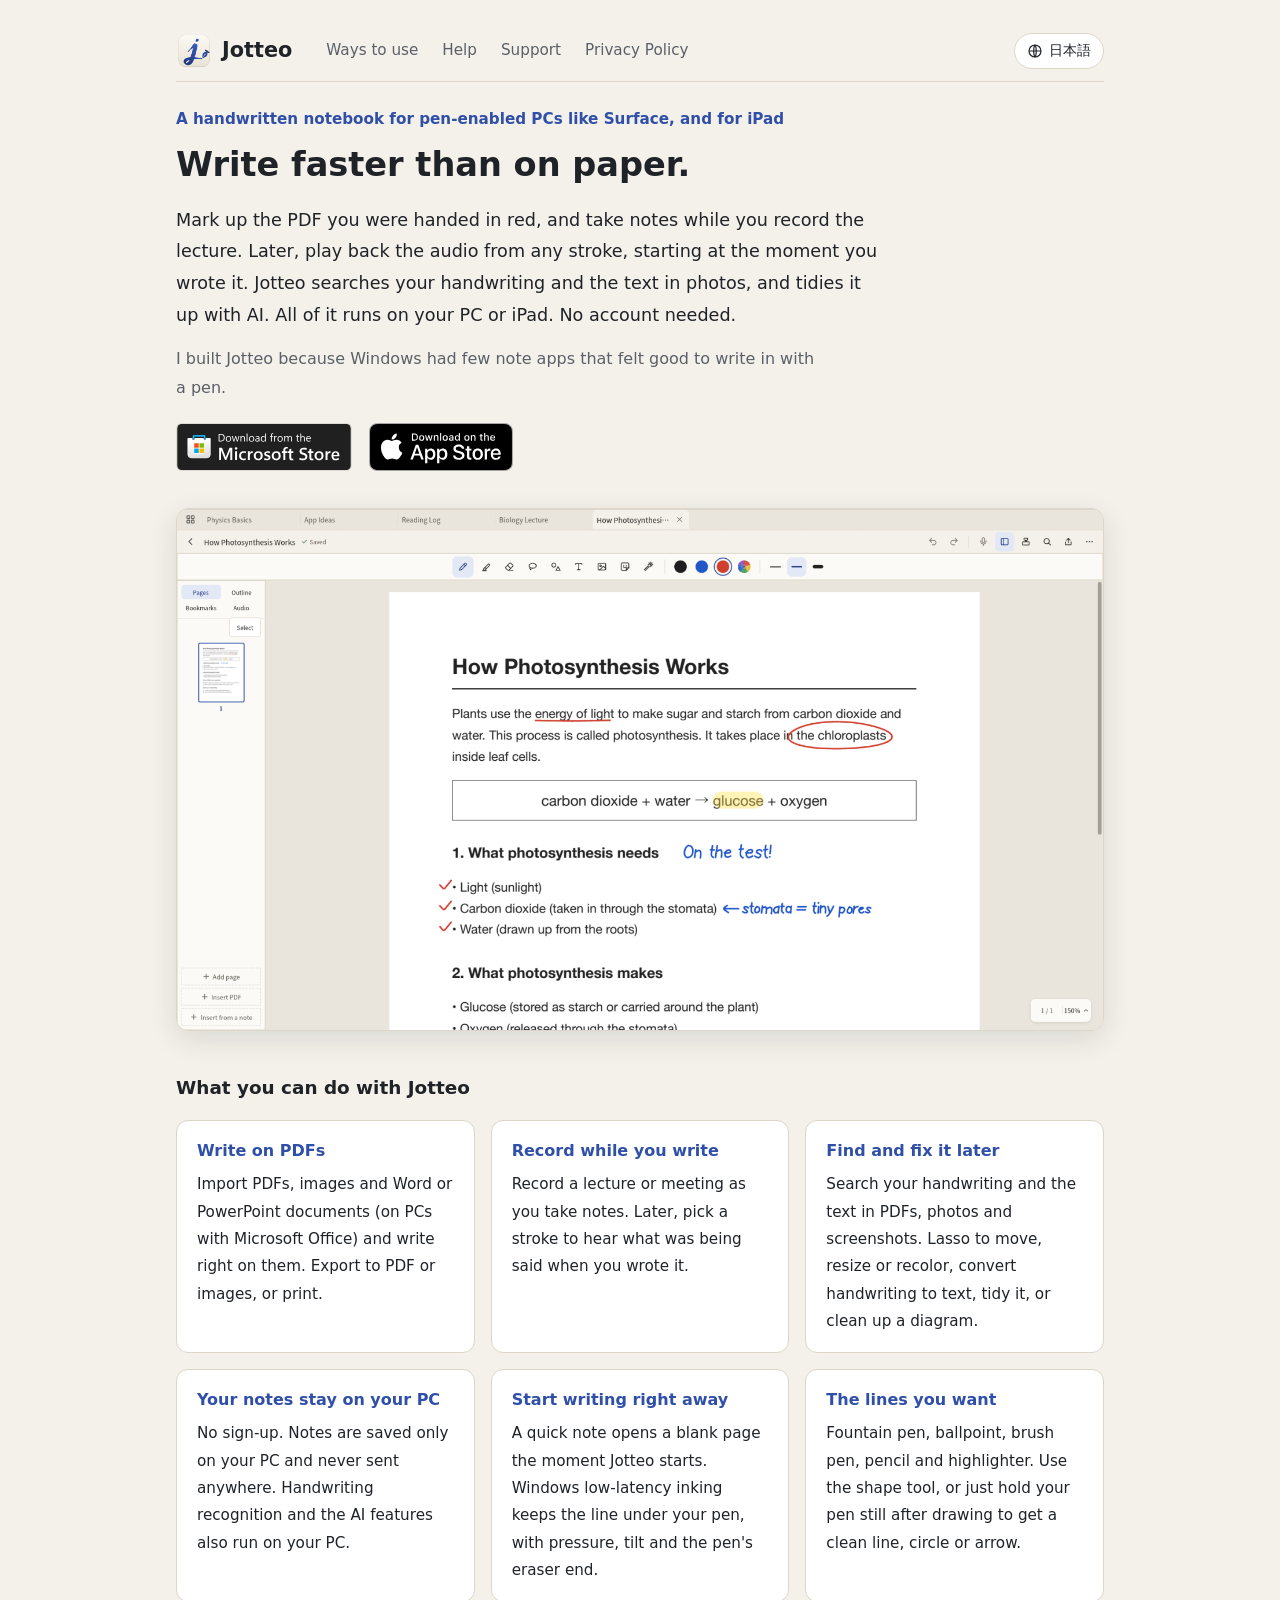
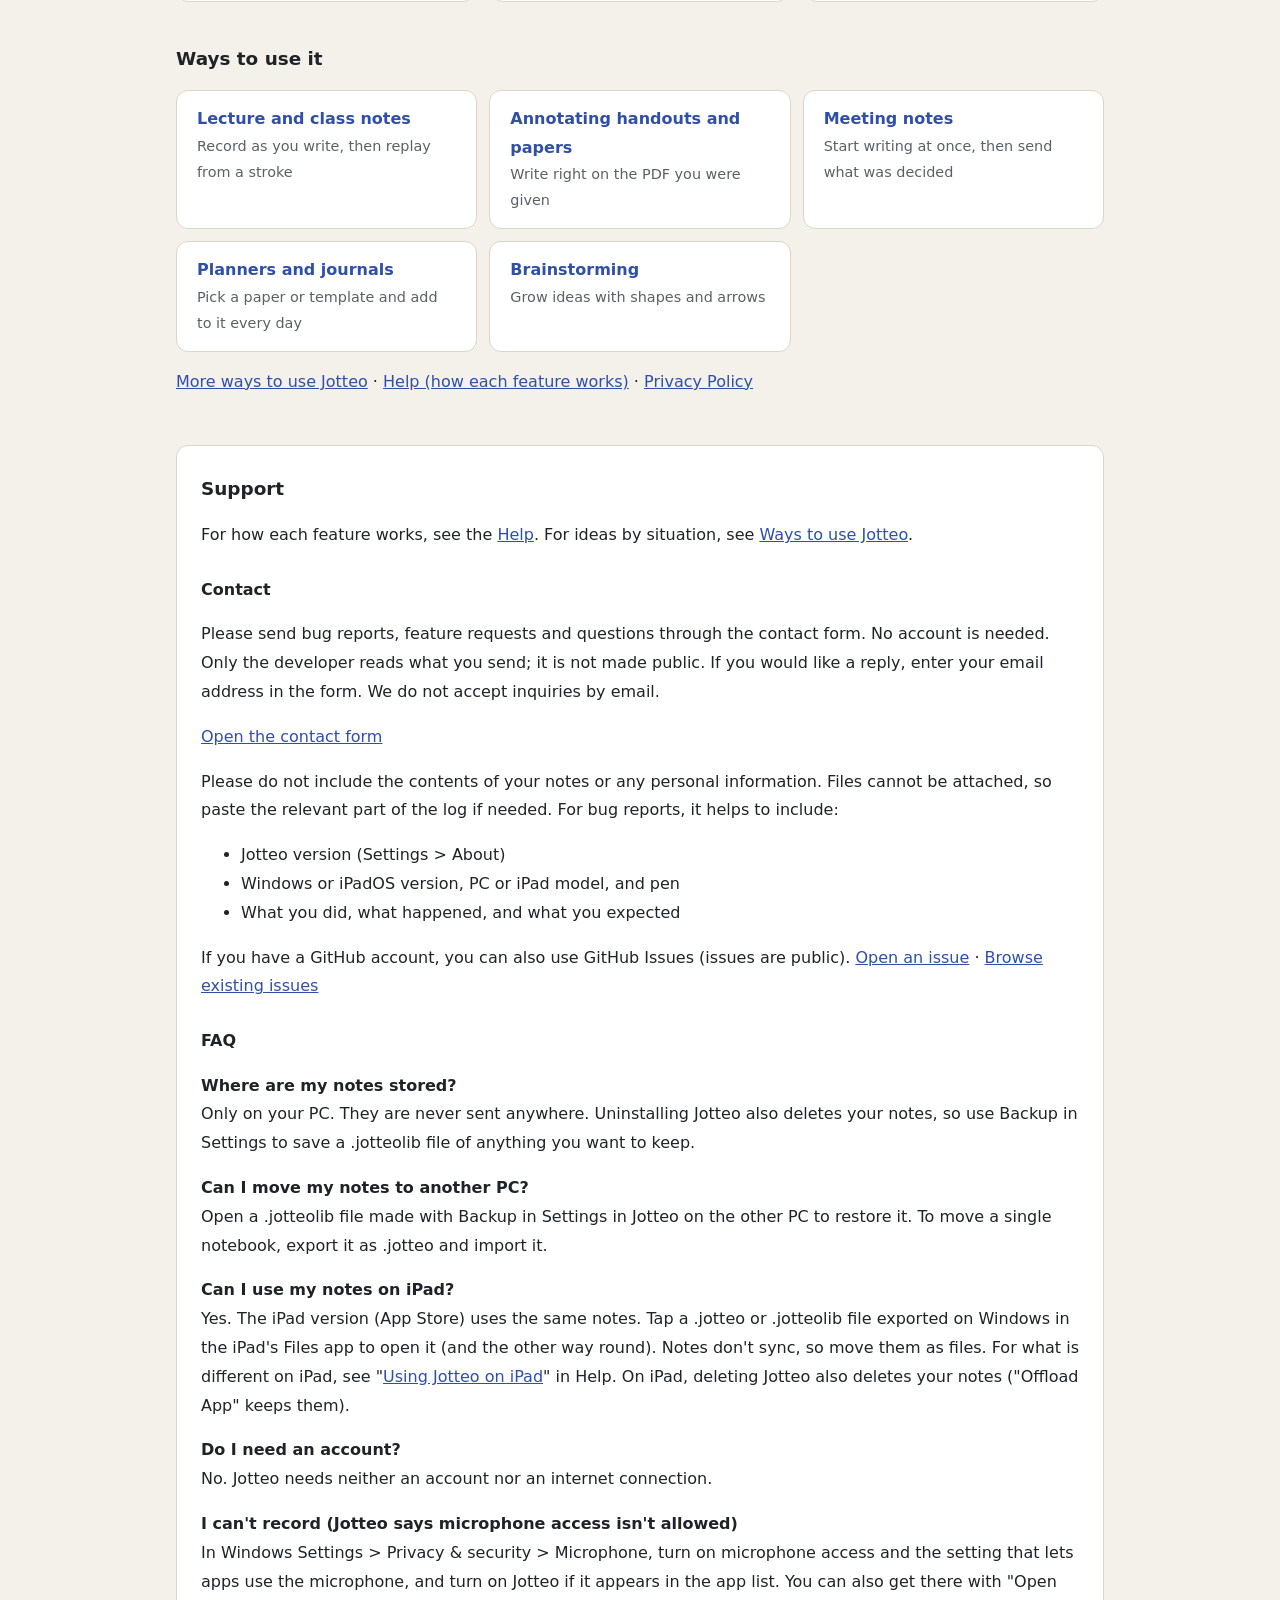
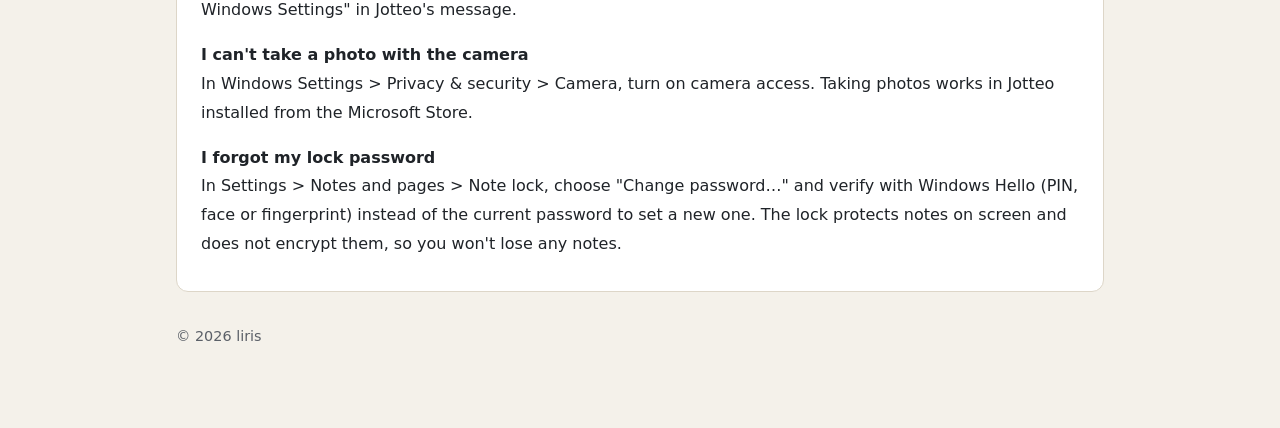
<file: index.html>
<!doctype html>
<html lang="ja" data-bilingual data-lang-anchor data-title-ja="Jotteo – 手書きノート＆PDF書き込み" data-title-en="Jotteo – Handwritten Notes &amp; PDF Annotation">
<head>
<meta charset="utf-8">
<meta name="viewport" content="width=device-width, initial-scale=1">
<title>Jotteo – 手書きノート＆PDF書き込み / Handwritten Notes &amp; PDF Annotation</title>
<meta name="description" content="Jotteo は、ペンで書くことを中心にした Windows 11 のノートアプリです。Jotteo is a pen-first note-taking app for Windows 11.">
<link rel="stylesheet" href="style.css?v=ff09af2d">
<link rel="icon" href="icon.png">
<script src="lang.js?v=e5487996"></script>
</head>
<body>
<main class="wide">
<header class="site">
<a class="brand" href="index.html" aria-current="page"><img src="icon.png" alt="" width="36" height="36">Jotteo</a>
<nav class="pages" aria-label="Jotteo"><a href="use-cases.html" data-l="ja">使い方の事例</a><a href="use-cases.html" data-l="en" lang="en">Ways to use</a><a href="help.html" data-l="ja">ヘルプ</a><a href="help-en.html" data-l="en" lang="en">Help</a><a href="#ja" data-l="ja">サポート</a><a href="#en" data-l="en" lang="en">Support</a><a href="privacy.html" data-l="ja">プライバシーポリシー</a><a href="privacy.html" data-l="en" lang="en">Privacy Policy</a></nav>
<div class="lang"><a href="#en" data-switch-lang="en" data-l="ja" lang="en" hreflang="en"><svg viewBox="0 0 24 24" fill="none" stroke="currentColor" stroke-width="1.8" aria-hidden="true"><circle cx="12" cy="12" r="9"/><path d="M3 12h18M12 3c2.5 2.7 2.5 15.3 0 18M12 3c-2.5 2.7-2.5 15.3 0 18"/></svg>English</a><a href="#ja" data-switch-lang="ja" data-l="en" lang="ja" hreflang="ja"><svg viewBox="0 0 24 24" fill="none" stroke="currentColor" stroke-width="1.8" aria-hidden="true"><circle cx="12" cy="12" r="9"/><path d="M3 12h18M12 3c2.5 2.7 2.5 15.3 0 18M12 3c-2.5 2.7-2.5 15.3 0 18"/></svg>日本語</a></div>
</header>

<div class="product" lang="ja" data-l="ja">
<div class="hero">
<p class="eyebrow">Surface のようなペン対応 PC と iPad の手書きノート</p>
<h1>ペンで、紙より速く書けるノート。</h1>
<p class="lead">配られた PDF に赤ペンで書き込み、講義を録音しながらノートを取る。あとで線から、その時の声を聞き直せます。Jotteo（ジョッティオ）は、手書きも写真の中の文字も検索でき、手書きを整える AI まで、すべて PC・iPad の中で動きます。アカウントは要りません。</p>
<p class="maker">Windows には、ペンで気持ちよく書けるノートアプリが少なかったので、自分で作りました。</p>
<p class="store"><a href="https://apps.microsoft.com/detail/9N69H2FCBF5R"><img src="images/site/store-badge-ja.svg" width="176" height="48" alt="Microsoft Store からダウンロード"></a> <a href="https://apps.apple.com/app/id6832931180"><img class="appstore" src="images/site/appstore-badge-ja.svg" width="131" height="48" alt="App Store からダウンロード"></a></p>
<figure class="shot"><img src="images/cases/ja-pdf.webp" width="1600" height="900" alt="読み込んだ PDF の資料のページ。本文に赤の下線と丸、蛍光ペン、余白に青の手書きのメモがある" loading="lazy"></figure>
</div>

<h2>Jotteo でできること</h2>
<div class="cards">
<div class="card"><h3>PDF に書き込む</h3><p>PDF・画像・Word・PowerPoint の文書（Microsoft Office が入った PC で）を読み込んで、そのまま書き込めます。PDF や画像への書き出し・印刷も。</p></div>
<div class="card"><h3>書きながら録音する</h3><p>講義や会議を録音しながら書いて、あとで線を選ぶと、その線を書いていたときの音から聞き直せます。</p></div>
<div class="card"><h3>あとから探せる・直せる</h3><p>手書きの文字や PDF の文字、写真・スクリーンショットの中の文字も検索できます。投げ縄で囲んで移動・拡大・色の変更、手書きをテキストに変換・整える・図を清書することも。</p></div>
<div class="card"><h3>ノートは PC の中だけに</h3><p>アカウント登録は要りません。ノートは PC の中にだけ保存し、外部へ送信しません。手書きの認識や AI の処理も PC の中だけで行います。</p></div>
<div class="card"><h3>すぐ書き始められる</h3><p>クイックノートなら、起動してすぐ白紙のページに書けます。Windows の低遅延描画に対応し、筆圧・傾き・ペンの消しゴム側にも反応します。</p></div>
<div class="card"><h3>書きたい線で書ける</h3><p>万年筆・ボールペン・筆ペン・鉛筆・蛍光ペン。図形ツールや、書いたあとにペンを止めるだけで、きれいな直線・円・矢印になります。</p></div>
</div>

<h2>こんな時に</h2>
<ul class="cases">
<li><a href="use-cases.html#ja-lecture"><strong>講義・授業のノート</strong><span>録音しながら書いて、あとで線から聞き直す</span></a></li>
<li><a href="use-cases.html#ja-pdf"><strong>PDF の資料・論文への書き込み</strong><span>配られた資料に、そのまま書き込む</span></a></li>
<li><a href="use-cases.html#ja-meeting"><strong>会議・打ち合わせのメモ</strong><span>すぐ書き始めて、決まったことを送る</span></a></li>
<li><a href="use-cases.html#ja-journal"><strong>計画帳・日記</strong><span>用紙やテンプレートを選んで、毎日書き足す</span></a></li>
<li><a href="use-cases.html#ja-ideas"><strong>アイデア出し</strong><span>図形と矢印で、考えを広げる</span></a></li>
</ul>
<p><a href="use-cases.html#ja">使い方の事例をもっと見る</a> ・ <a href="help.html">ヘルプ（機能の説明）</a> ・ <a href="privacy.html#ja">プライバシーポリシー</a></p>
</div>

<section id="ja" class="support" lang="ja" data-l="ja">
<h2>サポート</h2>
<p>使い方は<a href="help.html">ヘルプ</a>を、場面ごとの使い方は<a href="use-cases.html">使い方の事例</a>をご覧ください。</p>

<h3>お問い合わせ</h3>
<p>不具合の報告・ご要望・ご質問は、お問い合わせのフォームからお送りください。アカウントは要りません。送られた内容は開発者だけが読み、公開しません。返事が必要なときは、フォームにメールアドレスを書いてください。メールでのお問い合わせは受け付けていません。</p>
<p><a href="https://docs.google.com/forms/d/e/1FAIpQLSctzRzBnqN3Wds4sMEjpRbq36beiBOKvS9YRPBk_GlLHS8aUQ/viewform">お問い合わせのフォームを開く</a></p>
<p>ノートの内容や個人情報は書かないでください。ファイルは添付できないので、ログは必要な部分を貼り付けてください。不具合の報告では、次のことを書いていただけると助かります。</p>
<ul>
<li>Jotteo の版（設定 &gt; このアプリについて）</li>
<li>Windows・iPadOS の版と、PC・iPad の機種・ペン</li>
<li>何をしたら、どうなったか（期待した動作）</li>
</ul>
<p>GitHub のアカウントをお持ちなら、GitHub の Issue でも受け付けています（Issue は誰でも読めます）。<a href="https://github.com/liris/jotteo-support/issues/new/choose">Issue を作成する</a> ・ <a href="https://github.com/liris/jotteo-support/issues">これまでの Issue を見る</a></p>

<h3>よくある質問</h3>
<p><strong>ノートはどこに保存されますか？</strong><br>
この PC の中にだけ保存されます。外部へ送信されることはありません。アンインストールするとノートも消えるので、残したいノートは設定の「バックアップ」で .jotteolib ファイルに保存してください。</p>
<p><strong>別の PC にノートを移せますか？</strong><br>
設定の「バックアップ」で作った .jotteolib ファイルを、別の PC の Jotteo で開くと復元できます。1 冊ずつなら .jotteo で書き出して取り込めます。</p>
<p><strong>iPad でもノートを使えますか？</strong><br>
はい。iPad 版（App Store）でも同じノートを使えます。Windows で .jotteo・.jotteolib に書き出したファイルを、iPad の「ファイル」App で押すと開けます（逆も同じ）。同期はしないので、ファイルで受け渡してください。iPad で違うところは、ヘルプの「<a href="help.html#ipad">iPad で使うとき</a>」をご覧ください。iPad では、Jotteo を削除するとノートも消えます（「App を取り除く」なら残ります）。</p>
<p><strong>アカウントは必要ですか？</strong><br>
いいえ。アカウント登録もインターネット接続も要りません。</p>
<p><strong>録音できません（マイクへのアクセスが許可されていないと出ます）</strong><br>
Windows の 設定 &gt; プライバシーとセキュリティ &gt; マイク で、マイクへのアクセスと、アプリにマイクを使わせる設定をオンにし、アプリの一覧に Jotteo があればオンにしてください。Jotteo のメッセージの「Windows の設定を開く」からも開けます。</p>
<p><strong>カメラで撮れません</strong><br>
Windows の 設定 &gt; プライバシーとセキュリティ &gt; カメラ で、カメラへのアクセスをオンにしてください。カメラで撮る機能は、Microsoft Store から入れた Jotteo で使えます。</p>
<p><strong>ロックのパスワードを忘れました</strong><br>
設定の「ノートとページ」の「ノートのロック」の「パスワードを変更…」で、今のパスワードの代わりに Windows Hello（PIN・顔・指紋）で確かめて、設定し直せます。ロックは画面での保護で、ノートは暗号化していないので、設定し直してもノートは失われません。</p>
</section>

<div class="product" lang="en" data-l="en">
<div class="hero">
<p class="eyebrow">A handwritten notebook for pen-enabled PCs like Surface, and for iPad</p>
<h1>Write faster than on paper.</h1>
<p class="lead">Mark up the PDF you were handed in red, and take notes while you record the lecture. Later, play back the audio from any stroke, starting at the moment you wrote it. Jotteo searches your handwriting and the text in photos, and tidies it up with AI. All of it runs on your PC or iPad. No account needed.</p>
<p class="maker">I built Jotteo because Windows had few note apps that felt good to write in with a pen.</p>
<p class="store"><a href="https://apps.microsoft.com/detail/9N69H2FCBF5R"><img src="images/site/store-badge-en.svg" width="176" height="48" alt="Download from the Microsoft Store"></a> <a href="https://apps.apple.com/app/id6832931180"><img class="appstore" src="images/site/appstore-badge-en.svg" width="144" height="48" alt="Download on the App Store"></a></p>
<figure class="shot"><img src="images/cases/en-pdf.webp" width="1600" height="900" alt="A page of an imported PDF handout with red underlines and circles, highlights and blue handwritten notes in the margin" loading="lazy"></figure>
</div>

<h2>What you can do with Jotteo</h2>
<div class="cards">
<div class="card"><h3>Write on PDFs</h3><p>Import PDFs, images and Word or PowerPoint documents (on PCs with Microsoft Office) and write right on them. Export to PDF or images, or print.</p></div>
<div class="card"><h3>Record while you write</h3><p>Record a lecture or meeting as you take notes. Later, pick a stroke to hear what was being said when you wrote it.</p></div>
<div class="card"><h3>Find and fix it later</h3><p>Search your handwriting and the text in PDFs, photos and screenshots. Lasso to move, resize or recolor, convert handwriting to text, tidy it, or clean up a diagram.</p></div>
<div class="card"><h3>Your notes stay on your PC</h3><p>No sign-up. Notes are saved only on your PC and never sent anywhere. Handwriting recognition and the AI features also run on your PC.</p></div>
<div class="card"><h3>Start writing right away</h3><p>A quick note opens a blank page the moment Jotteo starts. Windows low-latency inking keeps the line under your pen, with pressure, tilt and the pen&#39;s eraser end.</p></div>
<div class="card"><h3>The lines you want</h3><p>Fountain pen, ballpoint, brush pen, pencil and highlighter. Use the shape tool, or just hold your pen still after drawing to get a clean line, circle or arrow.</p></div>
</div>

<h2>Ways to use it</h2>
<ul class="cases">
<li><a href="use-cases.html#en-lecture"><strong>Lecture and class notes</strong><span>Record as you write, then replay from a stroke</span></a></li>
<li><a href="use-cases.html#en-pdf"><strong>Annotating handouts and papers</strong><span>Write right on the PDF you were given</span></a></li>
<li><a href="use-cases.html#en-meeting"><strong>Meeting notes</strong><span>Start writing at once, then send what was decided</span></a></li>
<li><a href="use-cases.html#en-journal"><strong>Planners and journals</strong><span>Pick a paper or template and add to it every day</span></a></li>
<li><a href="use-cases.html#en-ideas"><strong>Brainstorming</strong><span>Grow ideas with shapes and arrows</span></a></li>
</ul>
<p><a href="use-cases.html#en">More ways to use Jotteo</a> · <a href="help-en.html">Help (how each feature works)</a> · <a href="privacy.html#en">Privacy Policy</a></p>
</div>

<section id="en" class="support" lang="en" data-l="en">
<h2>Support</h2>
<p>For how each feature works, see the <a href="help-en.html">Help</a>. For ideas by situation, see <a href="use-cases.html">Ways to use Jotteo</a>.</p>

<h3>Contact</h3>
<p>Please send bug reports, feature requests and questions through the contact form. No account is needed. Only the developer reads what you send; it is not made public. If you would like a reply, enter your email address in the form. We do not accept inquiries by email.</p>
<p><a href="https://docs.google.com/forms/d/e/1FAIpQLSctzRzBnqN3Wds4sMEjpRbq36beiBOKvS9YRPBk_GlLHS8aUQ/viewform">Open the contact form</a></p>
<p>Please do not include the contents of your notes or any personal information. Files cannot be attached, so paste the relevant part of the log if needed. For bug reports, it helps to include:</p>
<ul>
<li>Jotteo version (Settings &gt; About)</li>
<li>Windows or iPadOS version, PC or iPad model, and pen</li>
<li>What you did, what happened, and what you expected</li>
</ul>
<p>If you have a GitHub account, you can also use GitHub Issues (issues are public). <a href="https://github.com/liris/jotteo-support/issues/new/choose">Open an issue</a> · <a href="https://github.com/liris/jotteo-support/issues">Browse existing issues</a></p>

<h3>FAQ</h3>
<p><strong>Where are my notes stored?</strong><br>
Only on your PC. They are never sent anywhere. Uninstalling Jotteo also deletes your notes, so use Backup in Settings to save a .jotteolib file of anything you want to keep.</p>
<p><strong>Can I move my notes to another PC?</strong><br>
Open a .jotteolib file made with Backup in Settings in Jotteo on the other PC to restore it. To move a single notebook, export it as .jotteo and import it.</p>
<p><strong>Can I use my notes on iPad?</strong><br>
Yes. The iPad version (App Store) uses the same notes. Tap a .jotteo or .jotteolib file exported on Windows in the iPad's Files app to open it (and the other way round). Notes don't sync, so move them as files. For what is different on iPad, see "<a href="help-en.html#ipad">Using Jotteo on iPad</a>" in Help. On iPad, deleting Jotteo also deletes your notes ("Offload App" keeps them).</p>
<p><strong>Do I need an account?</strong><br>
No. Jotteo needs neither an account nor an internet connection.</p>
<p><strong>I can&#39;t record (Jotteo says microphone access isn&#39;t allowed)</strong><br>
In Windows Settings &gt; Privacy &amp; security &gt; Microphone, turn on microphone access and the setting that lets apps use the microphone, and turn on Jotteo if it appears in the app list. You can also get there with "Open Windows Settings" in Jotteo&#39;s message.</p>
<p><strong>I can&#39;t take a photo with the camera</strong><br>
In Windows Settings &gt; Privacy &amp; security &gt; Camera, turn on camera access. Taking photos works in Jotteo installed from the Microsoft Store.</p>
<p><strong>I forgot my lock password</strong><br>
In Settings &gt; Notes and pages &gt; Note lock, choose "Change password…" and verify with Windows Hello (PIN, face or fingerprint) instead of the current password to set a new one. The lock protects notes on screen and does not encrypt them, so you won&#39;t lose any notes.</p>
</section>

<p class="muted">© 2026 liris</p>
</main>
</body>
</html>
</file>
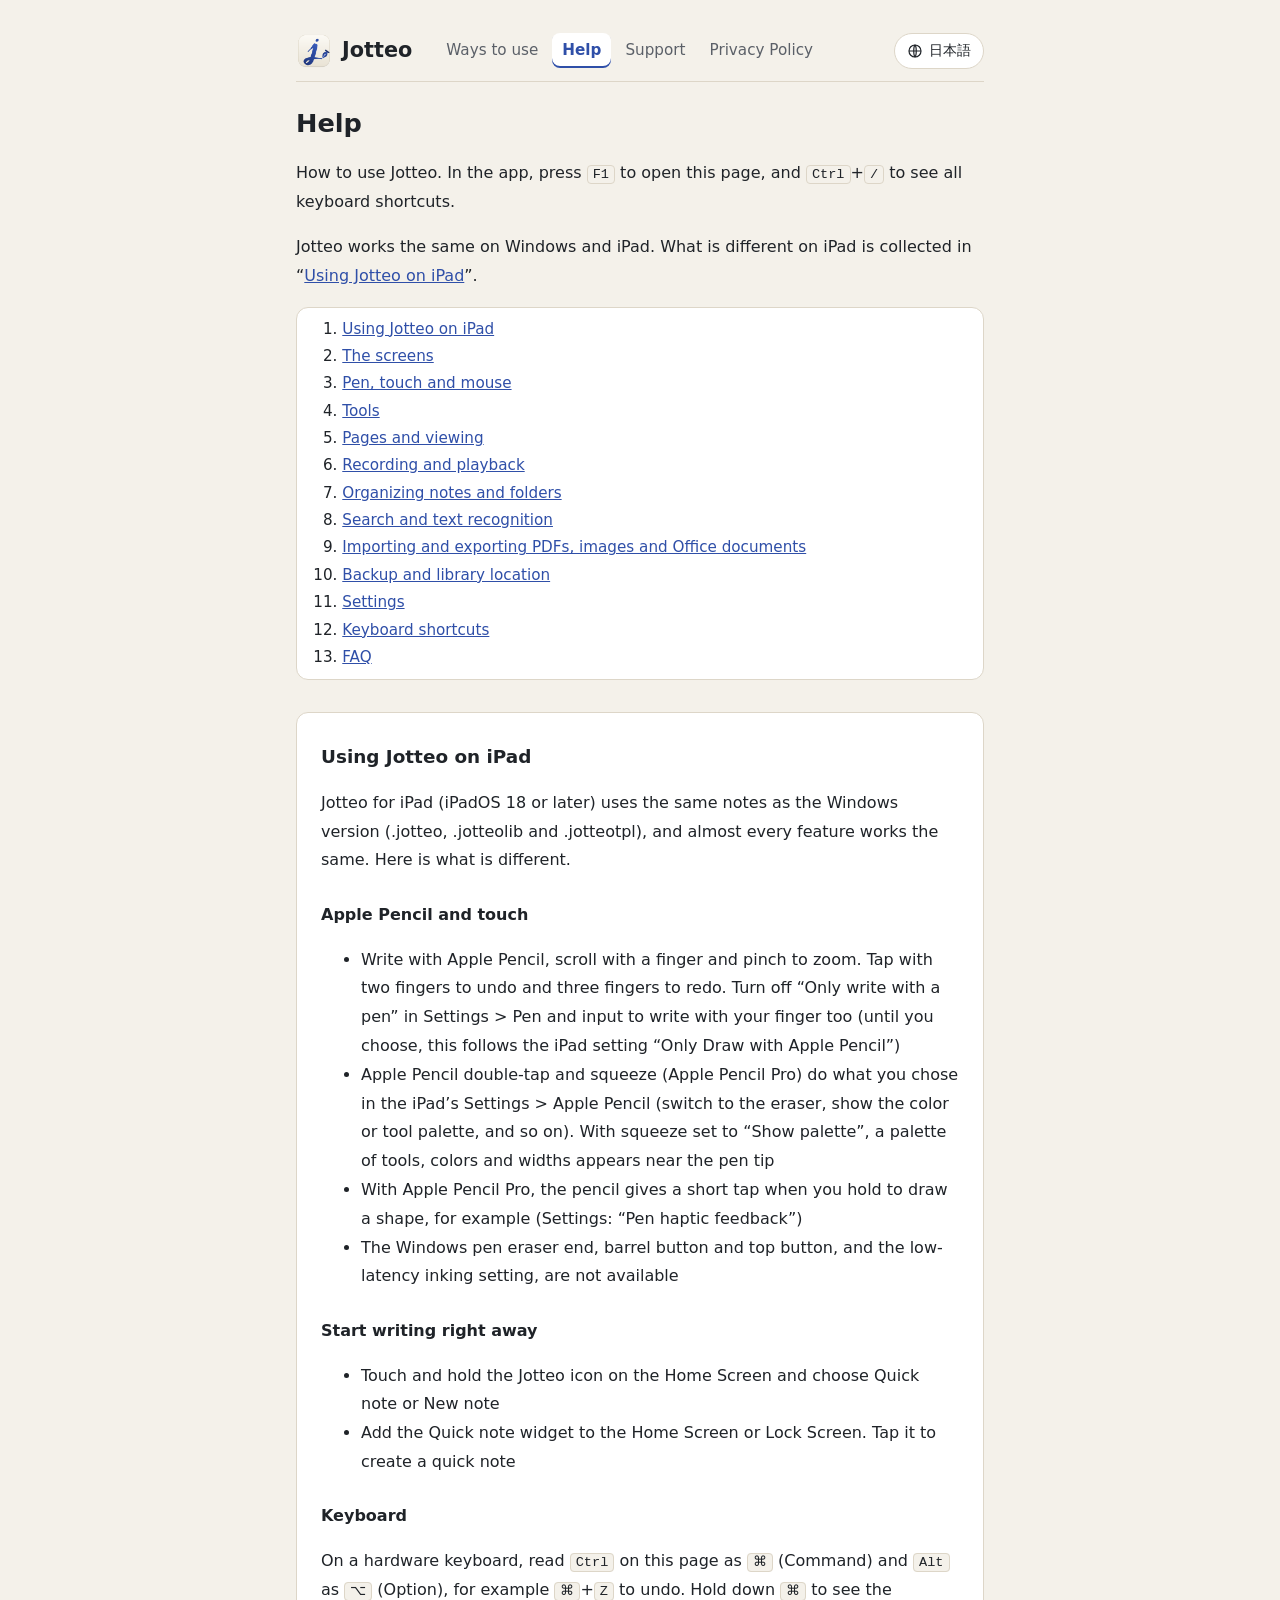
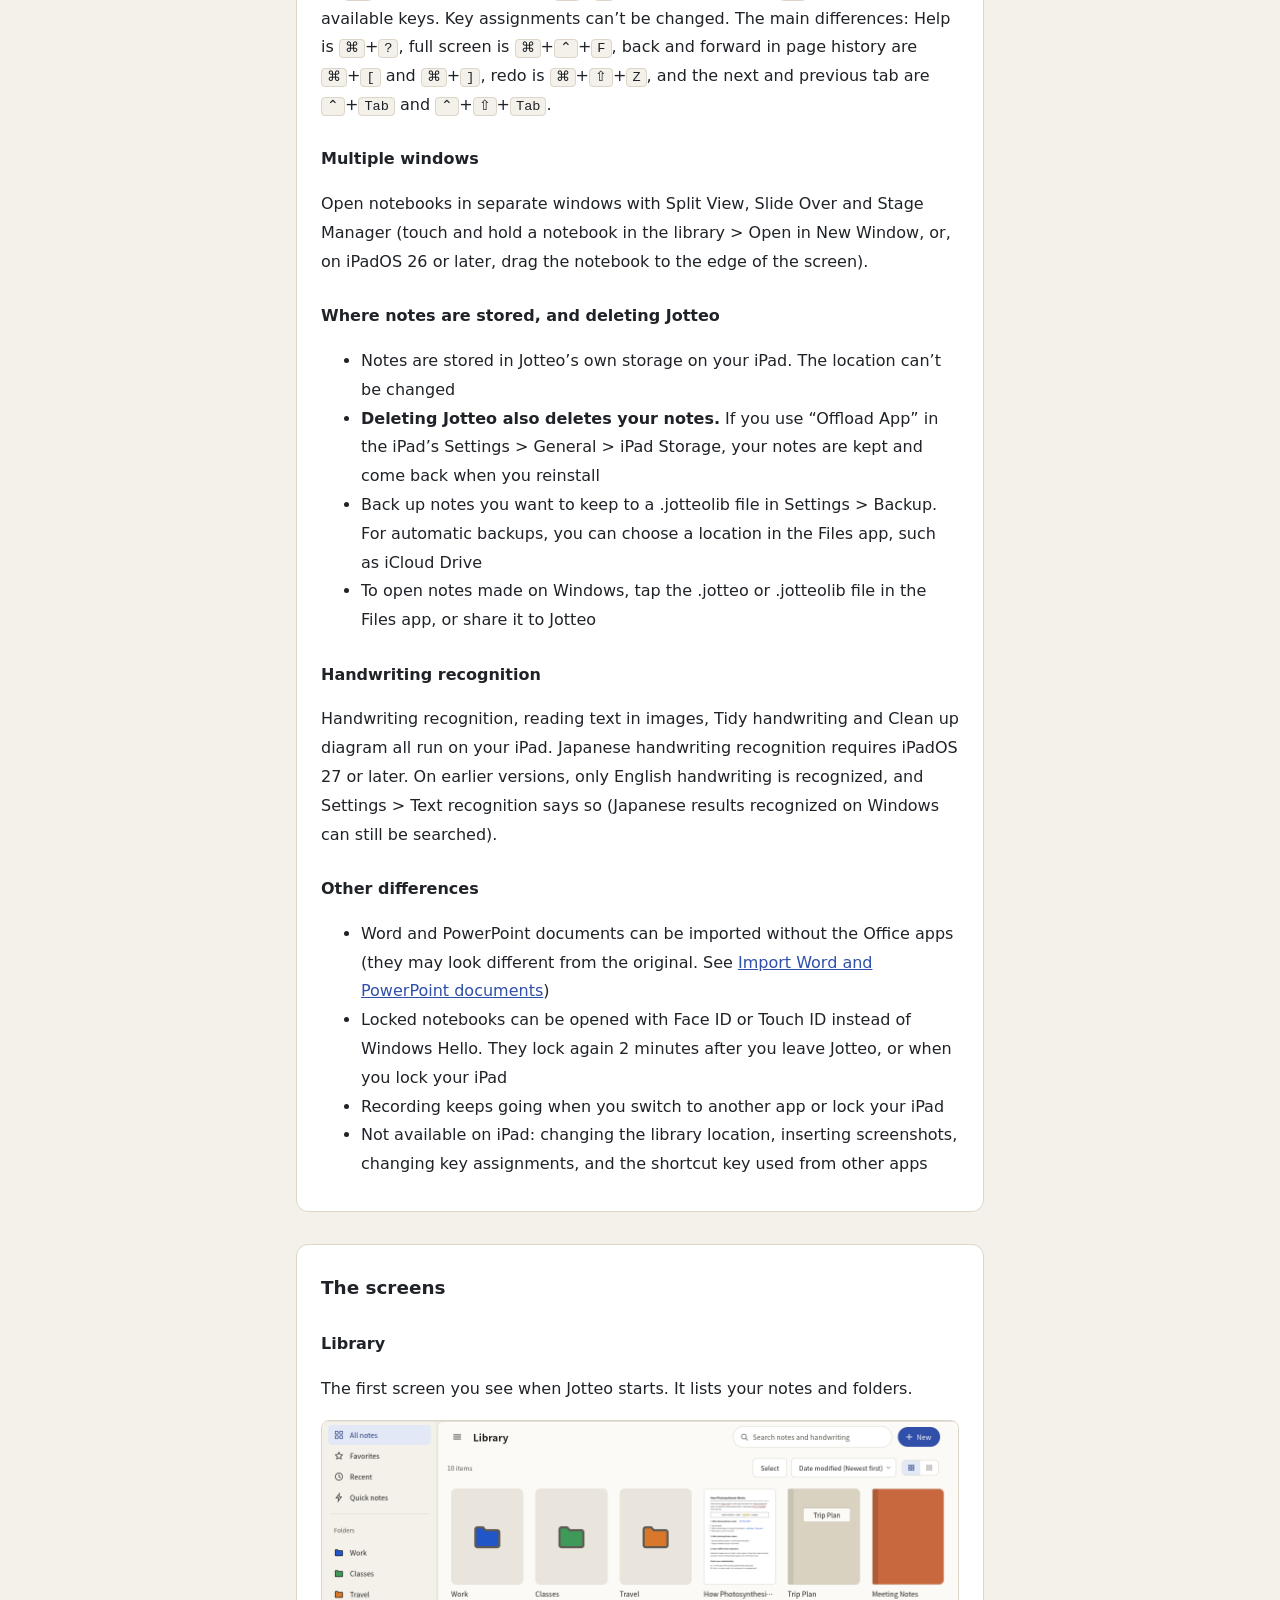
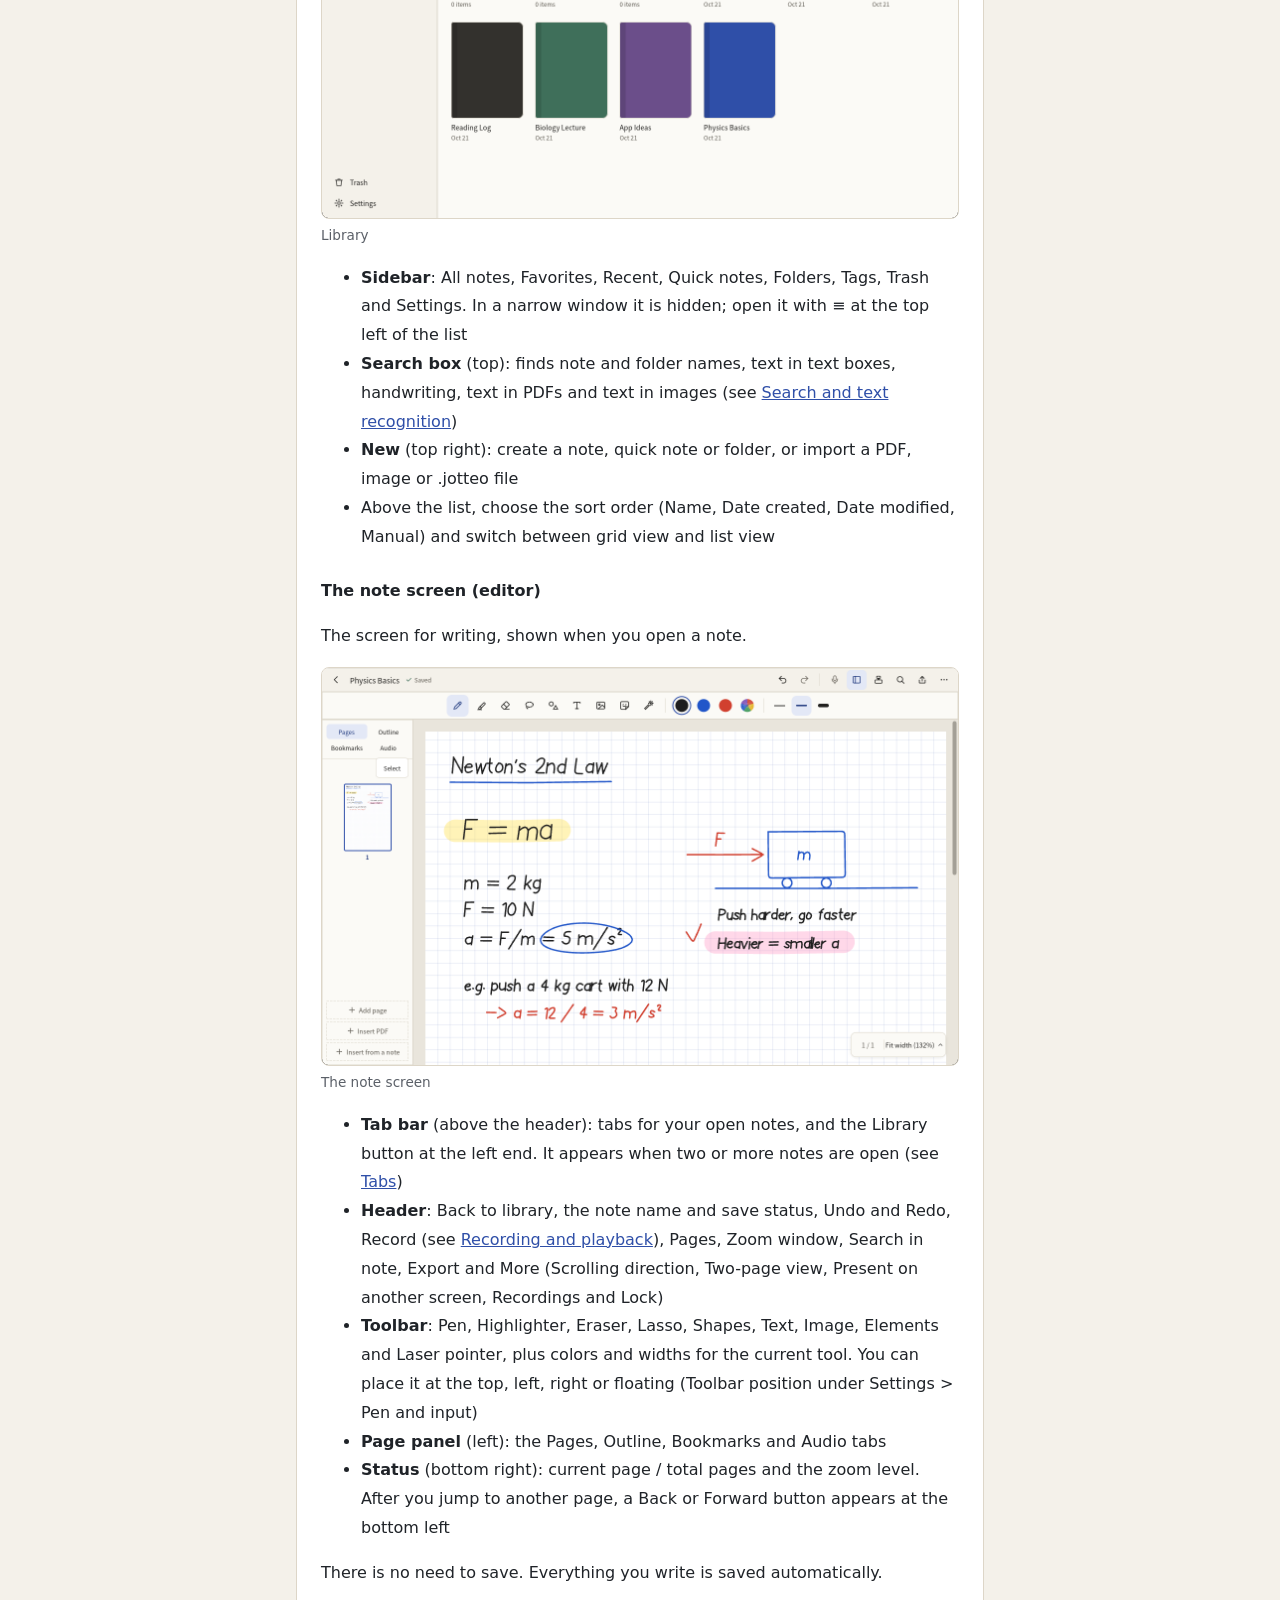
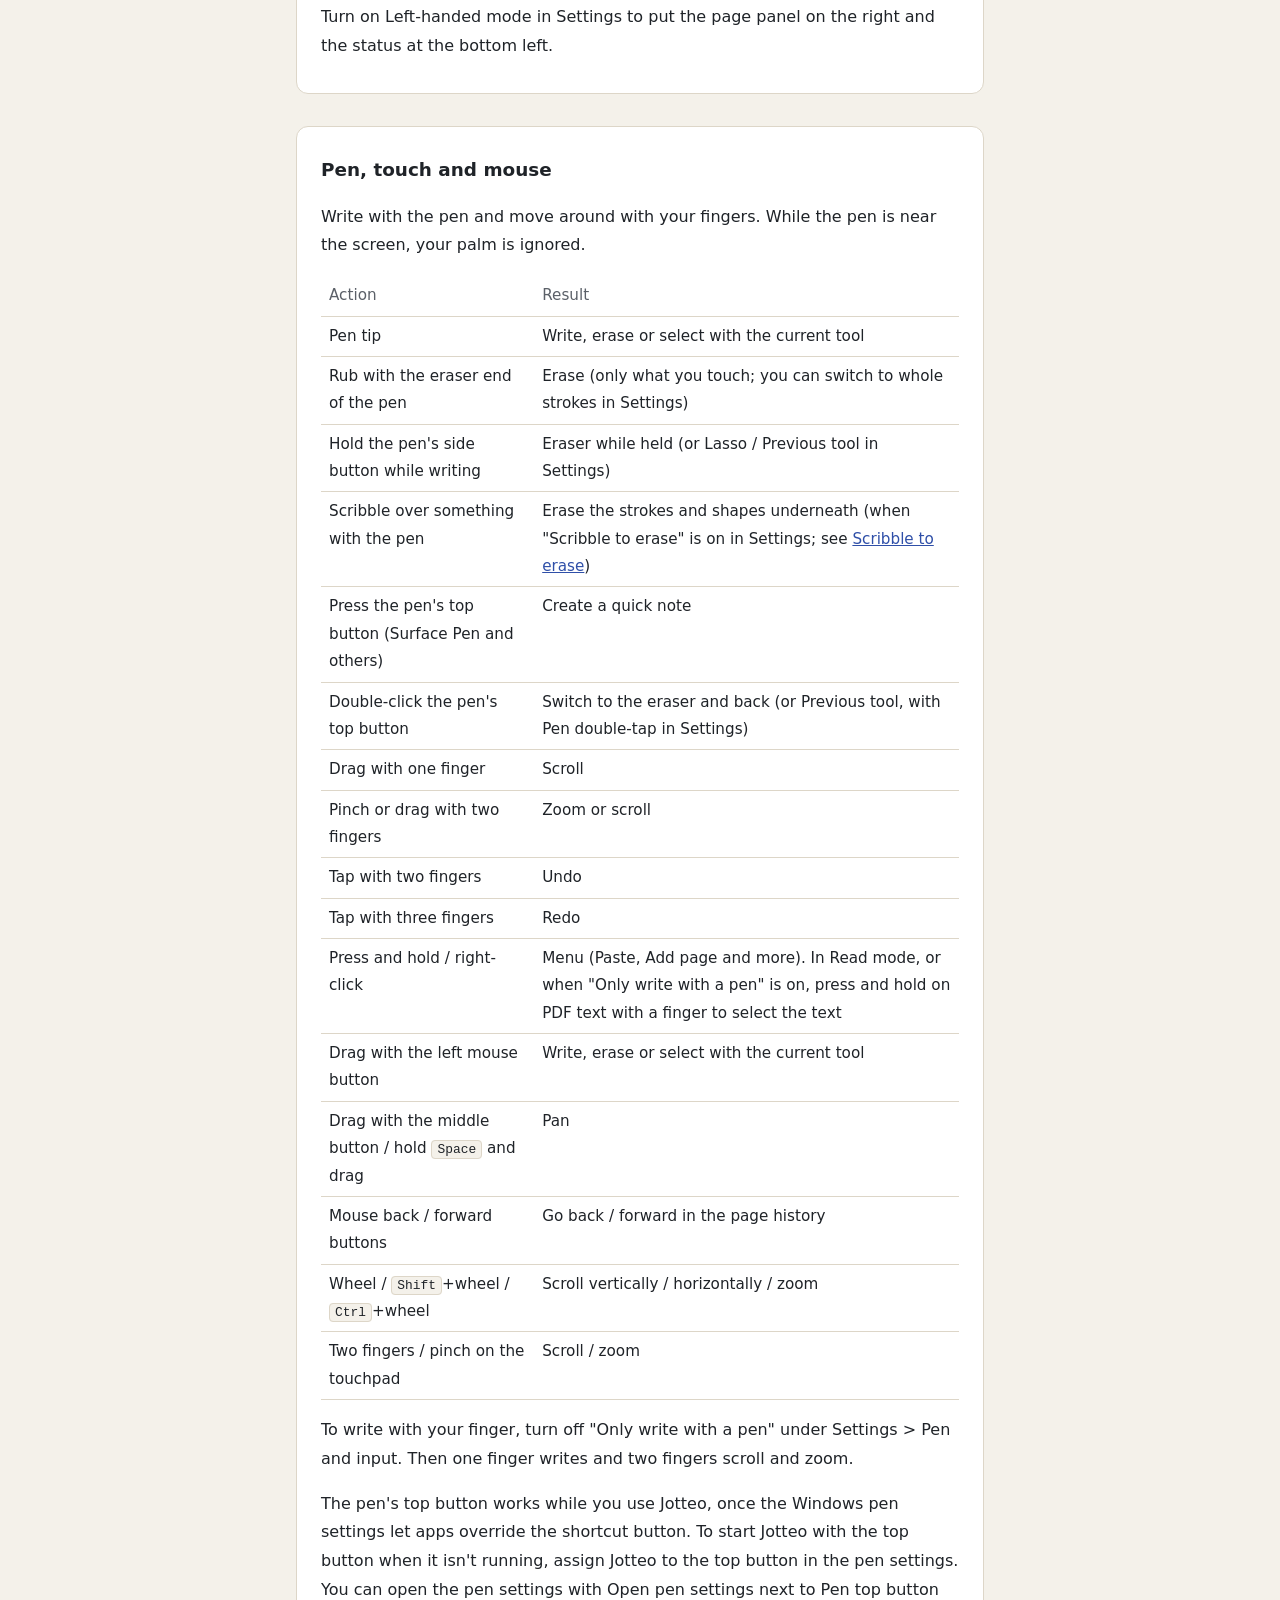
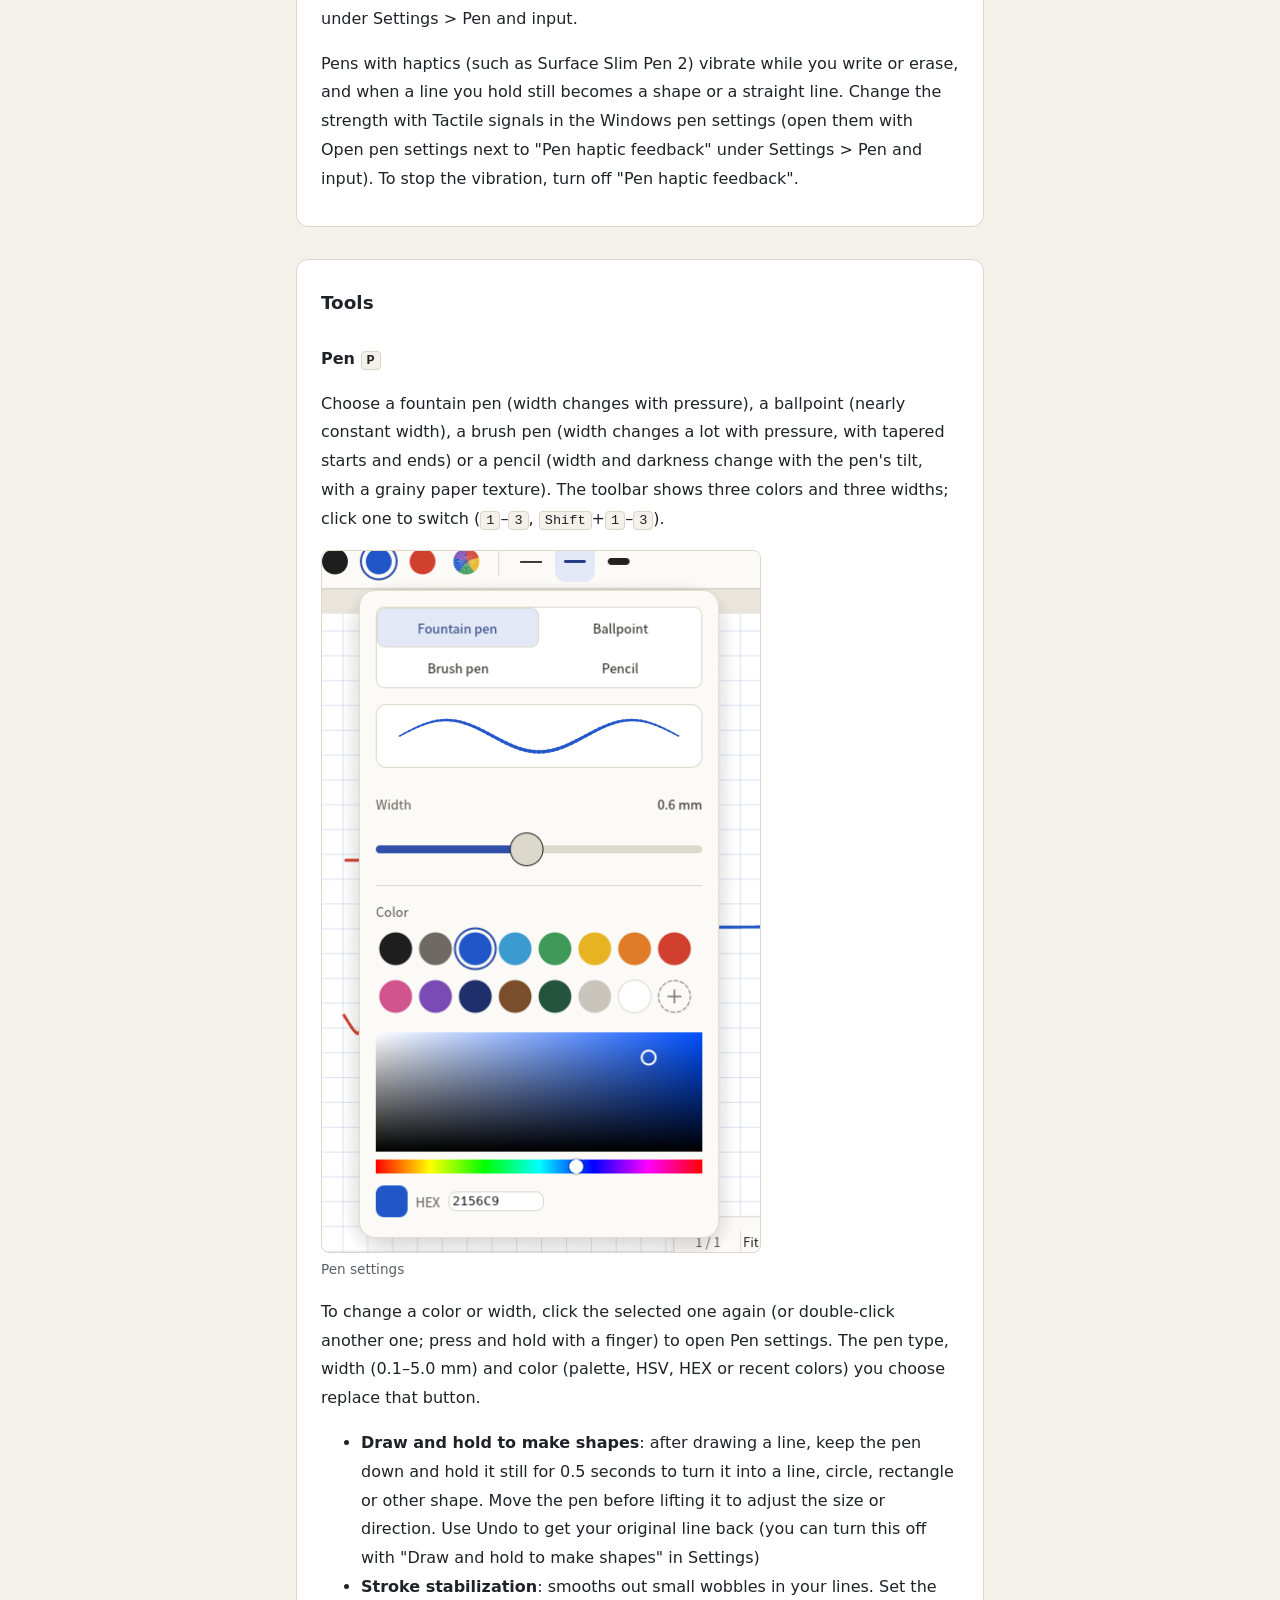
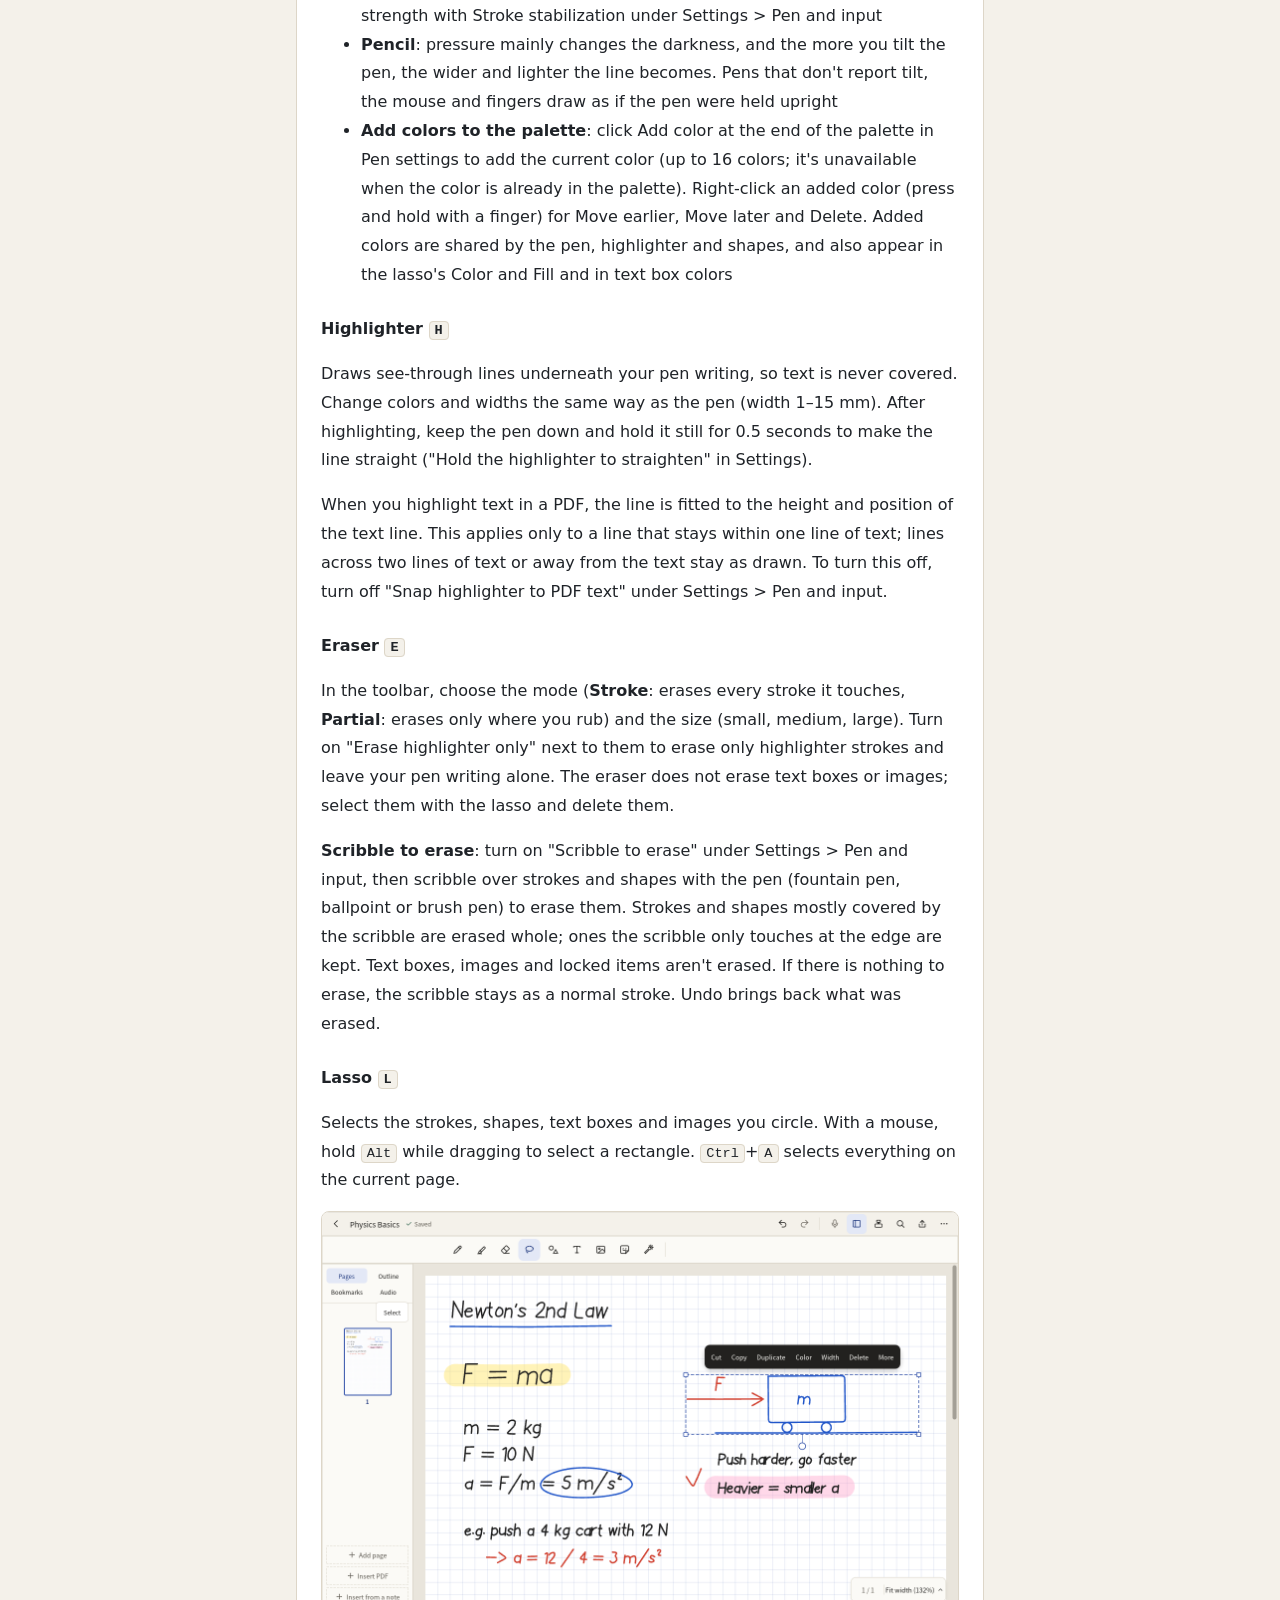
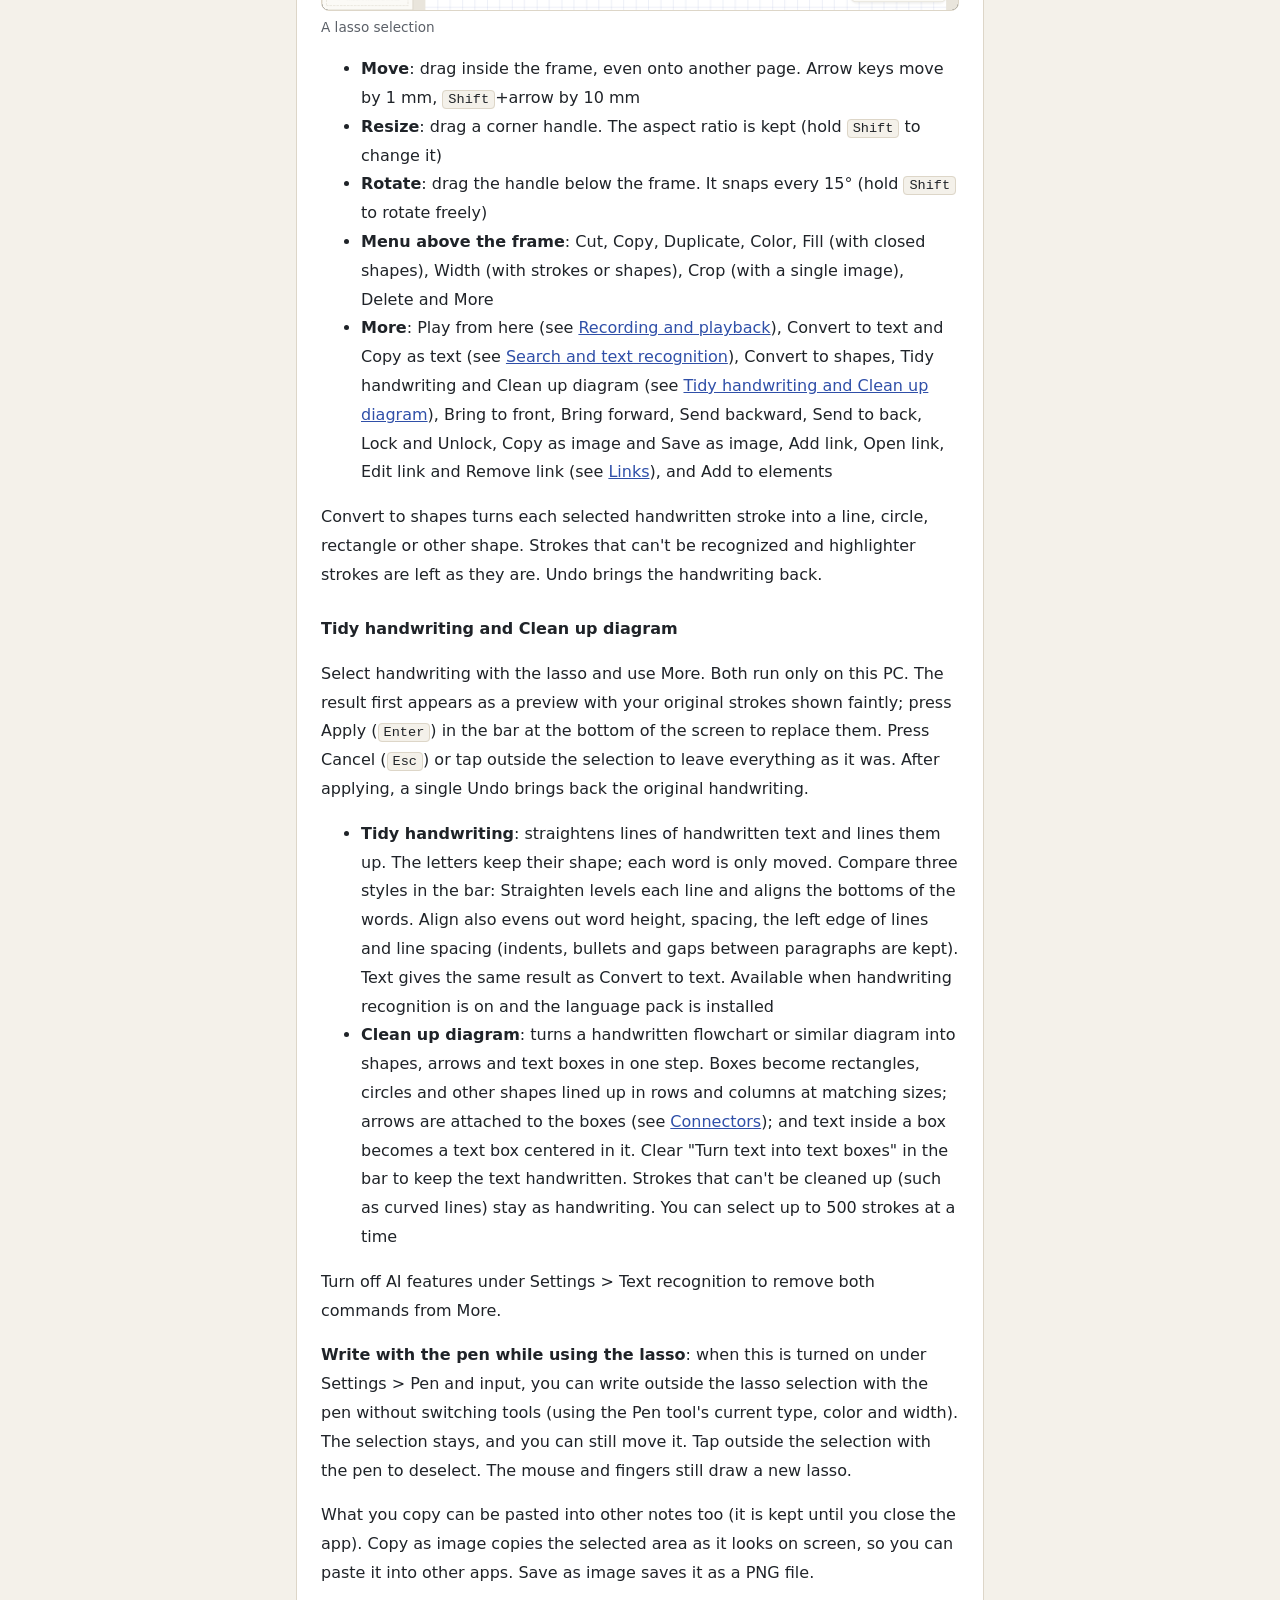
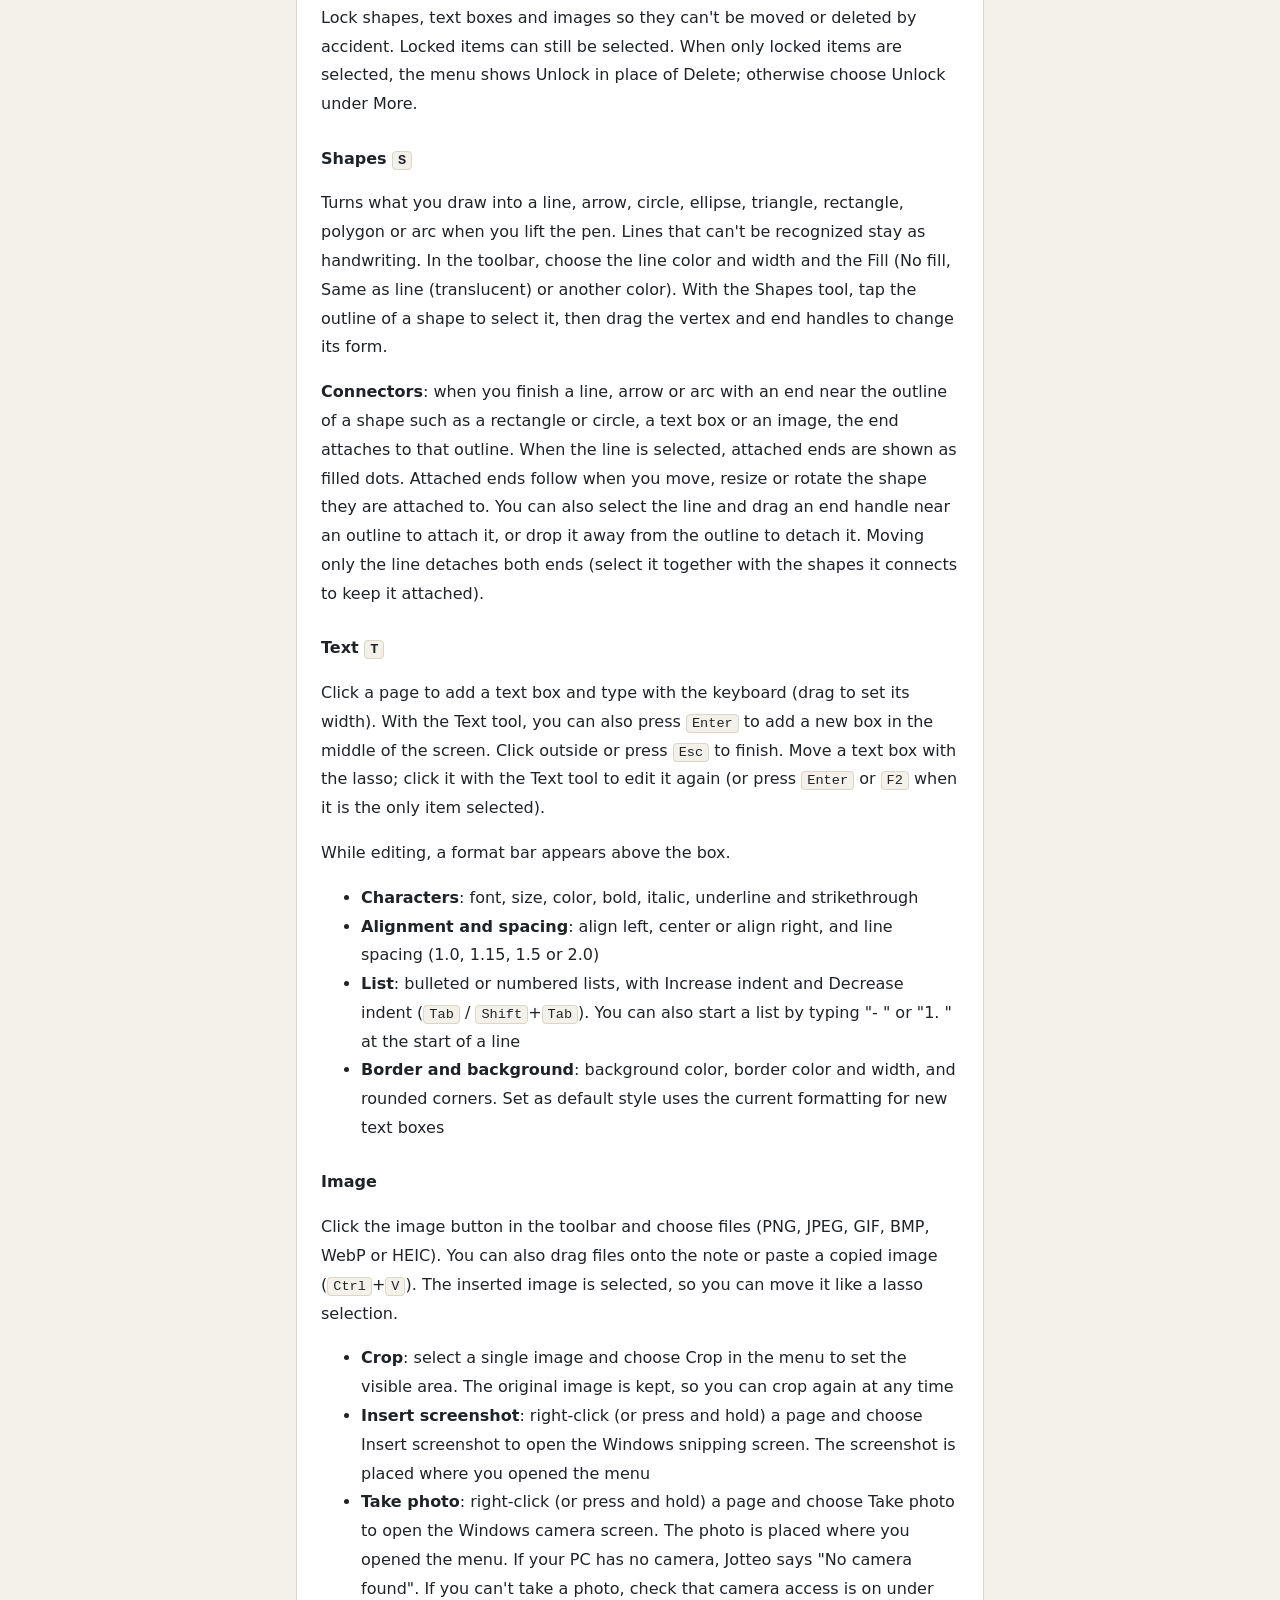
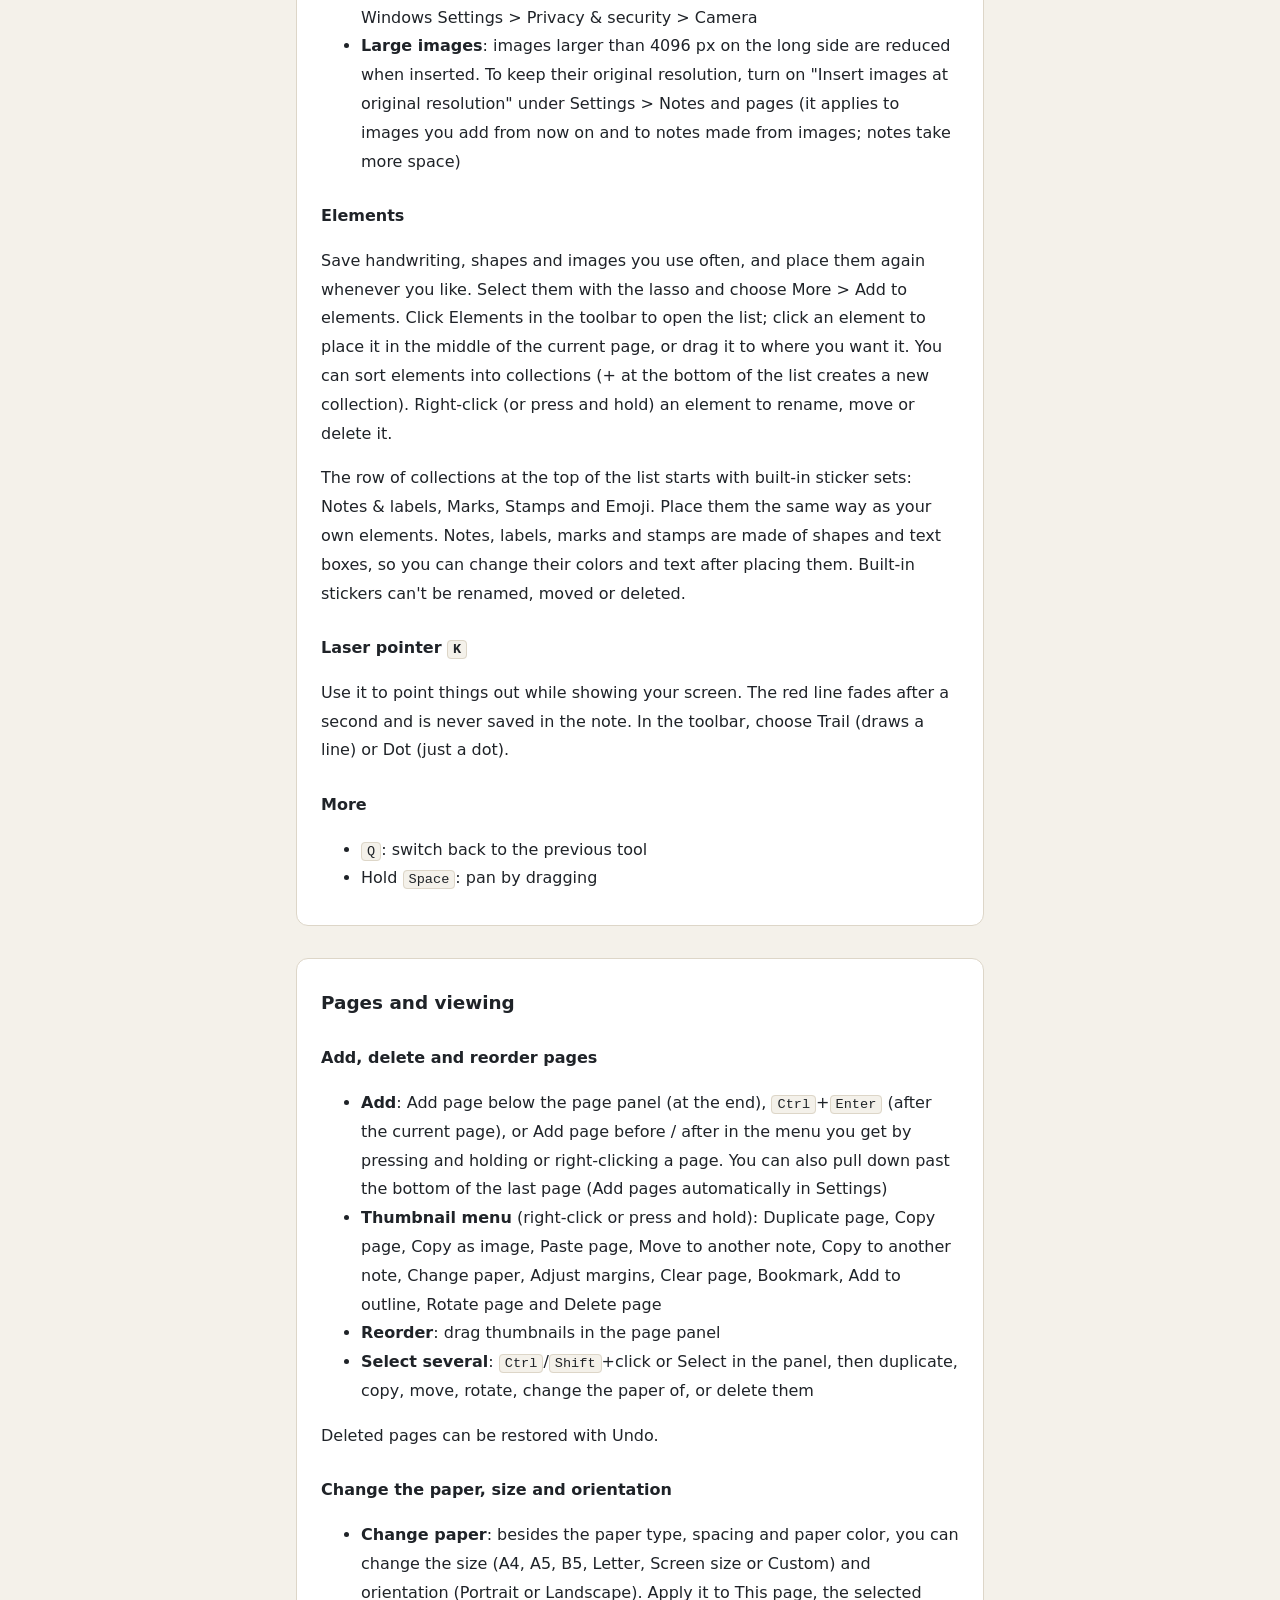
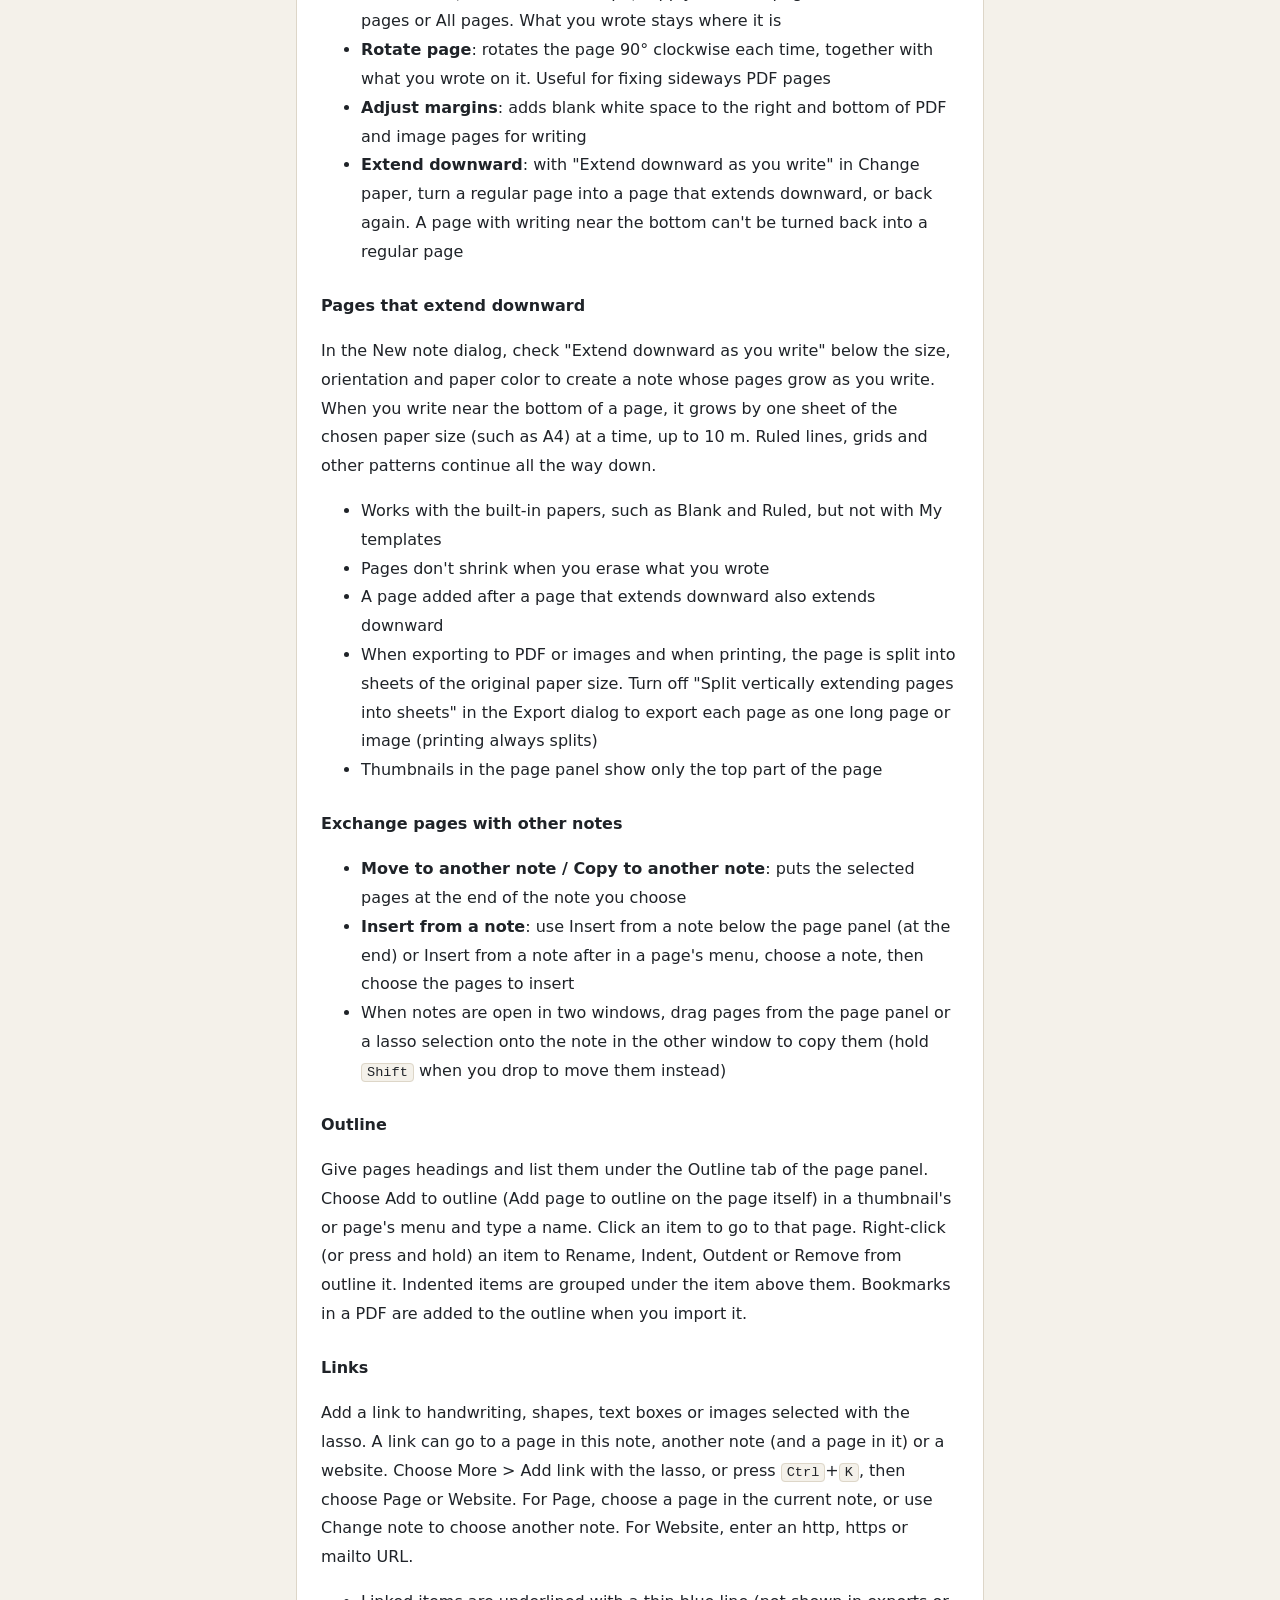
<file: help-en.html>
<!doctype html>
<html lang="en">
<head>
<meta charset="utf-8">
<meta name="viewport" content="width=device-width, initial-scale=1">
<title>Jotteo Help</title>
<link rel="stylesheet" href="style.css?v=ff09af2d">
<link rel="icon" href="icon.png">
<link rel="alternate" hreflang="ja" href="help.html">
<script src="lang.js?v=e5487996"></script>
</head>
<body>
<main>
<header class="site">
<a class="brand" href="index.html"><img src="icon.png" alt="" width="36" height="36">Jotteo</a>
<nav class="pages" aria-label="Pages"><a href="use-cases.html#en">Ways to use</a><a href="help-en.html" aria-current="page">Help</a><a href="index.html#en">Support</a><a href="privacy.html#en">Privacy Policy</a></nav>
<div class="lang"><a href="help.html" data-switch-lang="ja" lang="ja" hreflang="ja"><svg viewBox="0 0 24 24" fill="none" stroke="currentColor" stroke-width="1.8" aria-hidden="true"><circle cx="12" cy="12" r="9"/><path d="M3 12h18M12 3c2.5 2.7 2.5 15.3 0 18M12 3c-2.5 2.7-2.5 15.3 0 18"/></svg>日本語</a></div>
</header>

<h1>Help</h1>
<p>How to use Jotteo. In the app, press <kbd>F1</kbd> to open this page, and <kbd>Ctrl</kbd>+<kbd>/</kbd> to see all keyboard shortcuts.</p>
<p>Jotteo works the same on Windows and iPad. What is different on iPad is collected in “<a href="#ipad">Using Jotteo on iPad</a>”.</p>

<nav class="toc" aria-label="Contents">
<ol>
<li><a href="#ipad">Using Jotteo on iPad</a></li>
<li><a href="#screens">The screens</a></li>
<li><a href="#input">Pen, touch and mouse</a></li>
<li><a href="#tools">Tools</a></li>
<li><a href="#pages">Pages and viewing</a></li>
<li><a href="#audio">Recording and playback</a></li>
<li><a href="#library">Organizing notes and folders</a></li>
<li><a href="#search">Search and text recognition</a></li>
<li><a href="#pdf">Importing and exporting PDFs, images and Office documents</a></li>
<li><a href="#backup">Backup and library location</a></li>
<li><a href="#settings">Settings</a></li>
<li><a href="#shortcuts">Keyboard shortcuts</a></li>
<li><a href="#faq">FAQ</a></li>
</ol>
</nav>

<section id="ipad">
<h2>Using Jotteo on iPad</h2>
<p>Jotteo for iPad (iPadOS 18 or later) uses the same notes as the Windows version (.jotteo, .jotteolib and .jotteotpl), and almost every feature works the same. Here is what is different.</p>
<h3>Apple Pencil and touch</h3>
<ul>
<li>Write with Apple Pencil, scroll with a finger and pinch to zoom. Tap with two fingers to undo and three fingers to redo. Turn off “Only write with a pen” in Settings &gt; Pen and input to write with your finger too (until you choose, this follows the iPad setting “Only Draw with Apple Pencil”)</li>
<li>Apple Pencil double-tap and squeeze (Apple Pencil Pro) do what you chose in the iPad’s Settings &gt; Apple Pencil (switch to the eraser, show the color or tool palette, and so on). With squeeze set to “Show palette”, a palette of tools, colors and widths appears near the pen tip</li>
<li>With Apple Pencil Pro, the pencil gives a short tap when you hold to draw a shape, for example (Settings: “Pen haptic feedback”)</li>
<li>The Windows pen eraser end, barrel button and top button, and the low-latency inking setting, are not available</li>
</ul>
<h3>Start writing right away</h3>
<ul>
<li>Touch and hold the Jotteo icon on the Home Screen and choose Quick note or New note</li>
<li>Add the Quick note widget to the Home Screen or Lock Screen. Tap it to create a quick note</li>
</ul>
<h3>Keyboard</h3>
<p>On a hardware keyboard, read <kbd>Ctrl</kbd> on this page as <kbd>⌘</kbd> (Command) and <kbd>Alt</kbd> as <kbd>⌥</kbd> (Option), for example <kbd>⌘</kbd>+<kbd>Z</kbd> to undo. Hold down <kbd>⌘</kbd> to see the available keys. Key assignments can’t be changed. The main differences: Help is <kbd>⌘</kbd>+<kbd>?</kbd>, full screen is <kbd>⌘</kbd>+<kbd>⌃</kbd>+<kbd>F</kbd>, back and forward in page history are <kbd>⌘</kbd>+<kbd>[</kbd> and <kbd>⌘</kbd>+<kbd>]</kbd>, redo is <kbd>⌘</kbd>+<kbd>⇧</kbd>+<kbd>Z</kbd>, and the next and previous tab are <kbd>⌃</kbd>+<kbd>Tab</kbd> and <kbd>⌃</kbd>+<kbd>⇧</kbd>+<kbd>Tab</kbd>.</p>
<h3>Multiple windows</h3>
<p>Open notebooks in separate windows with Split View, Slide Over and Stage Manager (touch and hold a notebook in the library &gt; Open in New Window, or, on iPadOS 26 or later, drag the notebook to the edge of the screen).</p>
<h3>Where notes are stored, and deleting Jotteo</h3>
<ul>
<li>Notes are stored in Jotteo’s own storage on your iPad. The location can’t be changed</li>
<li><strong>Deleting Jotteo also deletes your notes.</strong> If you use “Offload App” in the iPad’s Settings &gt; General &gt; iPad Storage, your notes are kept and come back when you reinstall</li>
<li>Back up notes you want to keep to a .jotteolib file in Settings &gt; Backup. For automatic backups, you can choose a location in the Files app, such as iCloud Drive</li>
<li>To open notes made on Windows, tap the .jotteo or .jotteolib file in the Files app, or share it to Jotteo</li>
</ul>
<h3>Handwriting recognition</h3>
<p>Handwriting recognition, reading text in images, Tidy handwriting and Clean up diagram all run on your iPad. Japanese handwriting recognition requires iPadOS 27 or later. On earlier versions, only English handwriting is recognized, and Settings &gt; Text recognition says so (Japanese results recognized on Windows can still be searched).</p>
<h3>Other differences</h3>
<ul>
<li>Word and PowerPoint documents can be imported without the Office apps (they may look different from the original. See <a href="#office">Import Word and PowerPoint documents</a>)</li>
<li>Locked notebooks can be opened with Face ID or Touch ID instead of Windows Hello. They lock again 2 minutes after you leave Jotteo, or when you lock your iPad</li>
<li>Recording keeps going when you switch to another app or lock your iPad</li>
<li>Not available on iPad: changing the library location, inserting screenshots, changing key assignments, and the shortcut key used from other apps</li>
</ul>
</section>

<section id="screens">
<h2>The screens</h2>
<h3>Library</h3>
<p>The first screen you see when Jotteo starts. It lists your notes and folders.</p>
<figure><img src="images/help/en-library.webp" width="1280" height="800" alt="The library: a sidebar with folders and tags on the left, and folders and note covers on the right" loading="lazy">
<figcaption>Library</figcaption></figure>
<ul>
<li><strong>Sidebar</strong>: All notes, Favorites, Recent, Quick notes, Folders, Tags, Trash and Settings. In a narrow window it is hidden; open it with ≡ at the top left of the list</li>
<li><strong>Search box</strong> (top): finds note and folder names, text in text boxes, handwriting, text in PDFs and text in images (see <a href="#search">Search and text recognition</a>)</li>
<li><strong>New</strong> (top right): create a note, quick note or folder, or import a PDF, image or .jotteo file</li>
<li>Above the list, choose the sort order (Name, Date created, Date modified, Manual) and switch between grid view and list view</li>
</ul>
<h3>The note screen (editor)</h3>
<p>The screen for writing, shown when you open a note.</p>
<figure><img src="images/help/en-editor.webp" width="1280" height="800" alt="The note screen: the header and toolbar at the top, the page panel on the left and a handwritten page with a diagram drawn with the Shapes tool in the middle" loading="lazy">
<figcaption>The note screen</figcaption></figure>
<ul>
<li><strong>Tab bar</strong> (above the header): tabs for your open notes, and the Library button at the left end. It appears when two or more notes are open (see <a href="#tabs">Tabs</a>)</li>
<li><strong>Header</strong>: Back to library, the note name and save status, Undo and Redo, Record (see <a href="#audio">Recording and playback</a>), Pages, Zoom window, Search in note, Export and More (Scrolling direction, Two-page view, Present on another screen, Recordings and Lock)</li>
<li><strong>Toolbar</strong>: Pen, Highlighter, Eraser, Lasso, Shapes, Text, Image, Elements and Laser pointer, plus colors and widths for the current tool. You can place it at the top, left, right or floating (Toolbar position under Settings &gt; Pen and input)</li>
<li><strong>Page panel</strong> (left): the Pages, Outline, Bookmarks and Audio tabs</li>
<li><strong>Status</strong> (bottom right): current page / total pages and the zoom level. After you jump to another page, a Back or Forward button appears at the bottom left</li>
</ul>
<p>There is no need to save. Everything you write is saved automatically.</p>
<p>Turn on Left-handed mode in Settings to put the page panel on the right and the status at the bottom left.</p>
</section>

<section id="input">
<h2>Pen, touch and mouse</h2>
<p>Write with the pen and move around with your fingers. While the pen is near the screen, your palm is ignored.</p>
<table>
<thead><tr><th>Action</th><th>Result</th></tr></thead>
<tbody>
<tr><td>Pen tip</td><td>Write, erase or select with the current tool</td></tr>
<tr><td>Rub with the eraser end of the pen</td><td>Erase (only what you touch; you can switch to whole strokes in Settings)</td></tr>
<tr><td>Hold the pen's side button while writing</td><td>Eraser while held (or Lasso / Previous tool in Settings)</td></tr>
<tr><td>Scribble over something with the pen</td><td>Erase the strokes and shapes underneath (when "Scribble to erase" is on in Settings; see <a href="#scribble">Scribble to erase</a>)</td></tr>
<tr><td>Press the pen's top button (Surface Pen and others)</td><td>Create a quick note</td></tr>
<tr><td>Double-click the pen's top button</td><td>Switch to the eraser and back (or Previous tool, with Pen double-tap in Settings)</td></tr>
<tr><td>Drag with one finger</td><td>Scroll</td></tr>
<tr><td>Pinch or drag with two fingers</td><td>Zoom or scroll</td></tr>
<tr><td>Tap with two fingers</td><td>Undo</td></tr>
<tr><td>Tap with three fingers</td><td>Redo</td></tr>
<tr><td>Press and hold / right-click</td><td>Menu (Paste, Add page and more). In Read mode, or when "Only write with a pen" is on, press and hold on PDF text with a finger to select the text</td></tr>
<tr><td>Drag with the left mouse button</td><td>Write, erase or select with the current tool</td></tr>
<tr><td>Drag with the middle button / hold <kbd>Space</kbd> and drag</td><td>Pan</td></tr>
<tr><td>Mouse back / forward buttons</td><td>Go back / forward in the page history</td></tr>
<tr><td>Wheel / <kbd>Shift</kbd>+wheel / <kbd>Ctrl</kbd>+wheel</td><td>Scroll vertically / horizontally / zoom</td></tr>
<tr><td>Two fingers / pinch on the touchpad</td><td>Scroll / zoom</td></tr>
</tbody>
</table>
<p>To write with your finger, turn off "Only write with a pen" under Settings &gt; Pen and input. Then one finger writes and two fingers scroll and zoom.</p>
<p>The pen's top button works while you use Jotteo, once the Windows pen settings let apps override the shortcut button. To start Jotteo with the top button when it isn't running, assign Jotteo to the top button in the pen settings. You can open the pen settings with Open pen settings next to Pen top button under Settings &gt; Pen and input.</p>
<p>Pens with haptics (such as Surface Slim Pen 2) vibrate while you write or erase, and when a line you hold still becomes a shape or a straight line. Change the strength with Tactile signals in the Windows pen settings (open them with Open pen settings next to "Pen haptic feedback" under Settings &gt; Pen and input). To stop the vibration, turn off "Pen haptic feedback".</p>
</section>

<section id="tools">
<h2>Tools</h2>
<h3>Pen <kbd>P</kbd></h3>
<p>Choose a fountain pen (width changes with pressure), a ballpoint (nearly constant width), a brush pen (width changes a lot with pressure, with tapered starts and ends) or a pencil (width and darkness change with the pen's tilt, with a grainy paper texture). The toolbar shows three colors and three widths; click one to switch (<kbd>1</kbd>–<kbd>3</kbd>, <kbd>Shift</kbd>+<kbd>1</kbd>–<kbd>3</kbd>).</p>
<figure><img src="images/help/en-pen-settings.webp" width="440" height="705" alt="Pen settings: fountain pen, ballpoint, brush pen or pencil, width slider, color palette with an add color button, and color picker" loading="lazy">
<figcaption>Pen settings</figcaption></figure>
<p>To change a color or width, click the selected one again (or double-click another one; press and hold with a finger) to open Pen settings. The pen type, width (0.1–5.0 mm) and color (palette, HSV, HEX or recent colors) you choose replace that button.</p>
<ul>
<li><strong>Draw and hold to make shapes</strong>: after drawing a line, keep the pen down and hold it still for 0.5 seconds to turn it into a line, circle, rectangle or other shape. Move the pen before lifting it to adjust the size or direction. Use Undo to get your original line back (you can turn this off with "Draw and hold to make shapes" in Settings)</li>
<li><strong>Stroke stabilization</strong>: smooths out small wobbles in your lines. Set the strength with Stroke stabilization under Settings &gt; Pen and input</li>
<li><strong>Pencil</strong>: pressure mainly changes the darkness, and the more you tilt the pen, the wider and lighter the line becomes. Pens that don't report tilt, the mouse and fingers draw as if the pen were held upright</li>
<li><strong>Add colors to the palette</strong>: click Add color at the end of the palette in Pen settings to add the current color (up to 16 colors; it's unavailable when the color is already in the palette). Right-click an added color (press and hold with a finger) for Move earlier, Move later and Delete. Added colors are shared by the pen, highlighter and shapes, and also appear in the lasso's Color and Fill and in text box colors</li>
</ul>
<h3>Highlighter <kbd>H</kbd></h3>
<p>Draws see-through lines underneath your pen writing, so text is never covered. Change colors and widths the same way as the pen (width 1–15 mm). After highlighting, keep the pen down and hold it still for 0.5 seconds to make the line straight ("Hold the highlighter to straighten" in Settings).</p>
<p>When you highlight text in a PDF, the line is fitted to the height and position of the text line. This applies only to a line that stays within one line of text; lines across two lines of text or away from the text stay as drawn. To turn this off, turn off "Snap highlighter to PDF text" under Settings &gt; Pen and input.</p>
<h3>Eraser <kbd>E</kbd></h3>
<p>In the toolbar, choose the mode (<strong>Stroke</strong>: erases every stroke it touches, <strong>Partial</strong>: erases only where you rub) and the size (small, medium, large). Turn on "Erase highlighter only" next to them to erase only highlighter strokes and leave your pen writing alone. The eraser does not erase text boxes or images; select them with the lasso and delete them.</p>
<p id="scribble"><strong>Scribble to erase</strong>: turn on "Scribble to erase" under Settings &gt; Pen and input, then scribble over strokes and shapes with the pen (fountain pen, ballpoint or brush pen) to erase them. Strokes and shapes mostly covered by the scribble are erased whole; ones the scribble only touches at the edge are kept. Text boxes, images and locked items aren't erased. If there is nothing to erase, the scribble stays as a normal stroke. Undo brings back what was erased.</p>
<h3>Lasso <kbd>L</kbd></h3>
<p>Selects the strokes, shapes, text boxes and images you circle. With a mouse, hold <kbd>Alt</kbd> while dragging to select a rectangle. <kbd>Ctrl</kbd>+<kbd>A</kbd> selects everything on the current page.</p>
<figure><img src="images/help/en-lasso.webp" width="1280" height="800" alt="A diagram selected with the lasso: handles at the corners and below the frame, and an action menu above" loading="lazy">
<figcaption>A lasso selection</figcaption></figure>
<ul>
<li><strong>Move</strong>: drag inside the frame, even onto another page. Arrow keys move by 1 mm, <kbd>Shift</kbd>+arrow by 10 mm</li>
<li><strong>Resize</strong>: drag a corner handle. The aspect ratio is kept (hold <kbd>Shift</kbd> to change it)</li>
<li><strong>Rotate</strong>: drag the handle below the frame. It snaps every 15° (hold <kbd>Shift</kbd> to rotate freely)</li>
<li><strong>Menu above the frame</strong>: Cut, Copy, Duplicate, Color, Fill (with closed shapes), Width (with strokes or shapes), Crop (with a single image), Delete and More</li>
<li><strong>More</strong>: Play from here (see <a href="#audio">Recording and playback</a>), Convert to text and Copy as text (see <a href="#search">Search and text recognition</a>), Convert to shapes, Tidy handwriting and Clean up diagram (see <a href="#ai">Tidy handwriting and Clean up diagram</a>), Bring to front, Bring forward, Send backward, Send to back, Lock and Unlock, Copy as image and Save as image, Add link, Open link, Edit link and Remove link (see <a href="#links">Links</a>), and Add to elements</li>
</ul>
<p>Convert to shapes turns each selected handwritten stroke into a line, circle, rectangle or other shape. Strokes that can't be recognized and highlighter strokes are left as they are. Undo brings the handwriting back.</p>
<h3 id="ai">Tidy handwriting and Clean up diagram</h3>
<p>Select handwriting with the lasso and use More. Both run only on this PC. The result first appears as a preview with your original strokes shown faintly; press Apply (<kbd>Enter</kbd>) in the bar at the bottom of the screen to replace them. Press Cancel (<kbd>Esc</kbd>) or tap outside the selection to leave everything as it was. After applying, a single Undo brings back the original handwriting.</p>
<ul>
<li><strong>Tidy handwriting</strong>: straightens lines of handwritten text and lines them up. The letters keep their shape; each word is only moved. Compare three styles in the bar: Straighten levels each line and aligns the bottoms of the words. Align also evens out word height, spacing, the left edge of lines and line spacing (indents, bullets and gaps between paragraphs are kept). Text gives the same result as Convert to text. Available when handwriting recognition is on and the language pack is installed</li>
<li><strong>Clean up diagram</strong>: turns a handwritten flowchart or similar diagram into shapes, arrows and text boxes in one step. Boxes become rectangles, circles and other shapes lined up in rows and columns at matching sizes; arrows are attached to the boxes (see <a href="#connectors">Connectors</a>); and text inside a box becomes a text box centered in it. Clear "Turn text into text boxes" in the bar to keep the text handwritten. Strokes that can't be cleaned up (such as curved lines) stay as handwriting. You can select up to 500 strokes at a time</li>
</ul>
<p>Turn off AI features under Settings &gt; Text recognition to remove both commands from More.</p>
<p><strong>Write with the pen while using the lasso</strong>: when this is turned on under Settings &gt; Pen and input, you can write outside the lasso selection with the pen without switching tools (using the Pen tool's current type, color and width). The selection stays, and you can still move it. Tap outside the selection with the pen to deselect. The mouse and fingers still draw a new lasso.</p>
<p>What you copy can be pasted into other notes too (it is kept until you close the app). Copy as image copies the selected area as it looks on screen, so you can paste it into other apps. Save as image saves it as a PNG file.</p>
<p>Lock shapes, text boxes and images so they can't be moved or deleted by accident. Locked items can still be selected. When only locked items are selected, the menu shows Unlock in place of Delete; otherwise choose Unlock under More.</p>
<h3>Shapes <kbd>S</kbd></h3>
<p>Turns what you draw into a line, arrow, circle, ellipse, triangle, rectangle, polygon or arc when you lift the pen. Lines that can't be recognized stay as handwriting. In the toolbar, choose the line color and width and the Fill (No fill, Same as line (translucent) or another color). With the Shapes tool, tap the outline of a shape to select it, then drag the vertex and end handles to change its form.</p>
<p id="connectors"><strong>Connectors</strong>: when you finish a line, arrow or arc with an end near the outline of a shape such as a rectangle or circle, a text box or an image, the end attaches to that outline. When the line is selected, attached ends are shown as filled dots. Attached ends follow when you move, resize or rotate the shape they are attached to. You can also select the line and drag an end handle near an outline to attach it, or drop it away from the outline to detach it. Moving only the line detaches both ends (select it together with the shapes it connects to keep it attached).</p>
<h3>Text <kbd>T</kbd></h3>
<p>Click a page to add a text box and type with the keyboard (drag to set its width). With the Text tool, you can also press <kbd>Enter</kbd> to add a new box in the middle of the screen. Click outside or press <kbd>Esc</kbd> to finish. Move a text box with the lasso; click it with the Text tool to edit it again (or press <kbd>Enter</kbd> or <kbd>F2</kbd> when it is the only item selected).</p>
<p>While editing, a format bar appears above the box.</p>
<ul>
<li><strong>Characters</strong>: font, size, color, bold, italic, underline and strikethrough</li>
<li><strong>Alignment and spacing</strong>: align left, center or align right, and line spacing (1.0, 1.15, 1.5 or 2.0)</li>
<li><strong>List</strong>: bulleted or numbered lists, with Increase indent and Decrease indent (<kbd>Tab</kbd> / <kbd>Shift</kbd>+<kbd>Tab</kbd>). You can also start a list by typing "- " or "1. " at the start of a line</li>
<li><strong>Border and background</strong>: background color, border color and width, and rounded corners. Set as default style uses the current formatting for new text boxes</li>
</ul>
<h3>Image</h3>
<p>Click the image button in the toolbar and choose files (PNG, JPEG, GIF, BMP, WebP or HEIC). You can also drag files onto the note or paste a copied image (<kbd>Ctrl</kbd>+<kbd>V</kbd>). The inserted image is selected, so you can move it like a lasso selection.</p>
<ul>
<li><strong>Crop</strong>: select a single image and choose Crop in the menu to set the visible area. The original image is kept, so you can crop again at any time</li>
<li><strong>Insert screenshot</strong>: right-click (or press and hold) a page and choose Insert screenshot to open the Windows snipping screen. The screenshot is placed where you opened the menu</li>
<li><strong>Take photo</strong>: right-click (or press and hold) a page and choose Take photo to open the Windows camera screen. The photo is placed where you opened the menu. If your PC has no camera, Jotteo says "No camera found". If you can't take a photo, check that camera access is on under Windows Settings &gt; Privacy &amp; security &gt; Camera</li>
<li><strong>Large images</strong>: images larger than 4096 px on the long side are reduced when inserted. To keep their original resolution, turn on "Insert images at original resolution" under Settings &gt; Notes and pages (it applies to images you add from now on and to notes made from images; notes take more space)</li>
</ul>
<h3>Elements</h3>
<p>Save handwriting, shapes and images you use often, and place them again whenever you like. Select them with the lasso and choose More &gt; Add to elements. Click Elements in the toolbar to open the list; click an element to place it in the middle of the current page, or drag it to where you want it. You can sort elements into collections (+ at the bottom of the list creates a new collection). Right-click (or press and hold) an element to rename, move or delete it.</p>
<p>The row of collections at the top of the list starts with built-in sticker sets: Notes &amp; labels, Marks, Stamps and Emoji. Place them the same way as your own elements. Notes, labels, marks and stamps are made of shapes and text boxes, so you can change their colors and text after placing them. Built-in stickers can't be renamed, moved or deleted.</p>
<h3>Laser pointer <kbd>K</kbd></h3>
<p>Use it to point things out while showing your screen. The red line fades after a second and is never saved in the note. In the toolbar, choose Trail (draws a line) or Dot (just a dot).</p>
<h3>More</h3>
<ul>
<li><kbd>Q</kbd>: switch back to the previous tool</li>
<li>Hold <kbd>Space</kbd>: pan by dragging</li>
</ul>
</section>

<section id="pages">
<h2>Pages and viewing</h2>
<h3>Add, delete and reorder pages</h3>
<ul>
<li><strong>Add</strong>: Add page below the page panel (at the end), <kbd>Ctrl</kbd>+<kbd>Enter</kbd> (after the current page), or Add page before / after in the menu you get by pressing and holding or right-clicking a page. You can also pull down past the bottom of the last page (Add pages automatically in Settings)</li>
<li><strong>Thumbnail menu</strong> (right-click or press and hold): Duplicate page, Copy page, Copy as image, Paste page, Move to another note, Copy to another note, Change paper, Adjust margins, Clear page, Bookmark, Add to outline, Rotate page and Delete page</li>
<li><strong>Reorder</strong>: drag thumbnails in the page panel</li>
<li><strong>Select several</strong>: <kbd>Ctrl</kbd>/<kbd>Shift</kbd>+click or Select in the panel, then duplicate, copy, move, rotate, change the paper of, or delete them</li>
</ul>
<p>Deleted pages can be restored with Undo.</p>
<h3>Change the paper, size and orientation</h3>
<ul>
<li><strong>Change paper</strong>: besides the paper type, spacing and paper color, you can change the size (A4, A5, B5, Letter, Screen size or Custom) and orientation (Portrait or Landscape). Apply it to This page, the selected pages or All pages. What you wrote stays where it is</li>
<li><strong>Rotate page</strong>: rotates the page 90° clockwise each time, together with what you wrote on it. Useful for fixing sideways PDF pages</li>
<li><strong>Adjust margins</strong>: adds blank white space to the right and bottom of PDF and image pages for writing</li>
<li><strong>Extend downward</strong>: with "Extend downward as you write" in Change paper, turn a regular page into a page that extends downward, or back again. A page with writing near the bottom can't be turned back into a regular page</li>
</ul>
<h3 id="vertical-pages">Pages that extend downward</h3>
<p>In the New note dialog, check "Extend downward as you write" below the size, orientation and paper color to create a note whose pages grow as you write. When you write near the bottom of a page, it grows by one sheet of the chosen paper size (such as A4) at a time, up to 10 m. Ruled lines, grids and other patterns continue all the way down.</p>
<ul>
<li>Works with the built-in papers, such as Blank and Ruled, but not with My templates</li>
<li>Pages don't shrink when you erase what you wrote</li>
<li>A page added after a page that extends downward also extends downward</li>
<li>When exporting to PDF or images and when printing, the page is split into sheets of the original paper size. Turn off "Split vertically extending pages into sheets" in the Export dialog to export each page as one long page or image (printing always splits)</li>
<li>Thumbnails in the page panel show only the top part of the page</li>
</ul>
<h3>Exchange pages with other notes</h3>
<ul>
<li><strong>Move to another note / Copy to another note</strong>: puts the selected pages at the end of the note you choose</li>
<li><strong>Insert from a note</strong>: use Insert from a note below the page panel (at the end) or Insert from a note after in a page's menu, choose a note, then choose the pages to insert</li>
<li>When notes are open in two windows, drag pages from the page panel or a lasso selection onto the note in the other window to copy them (hold <kbd>Shift</kbd> when you drop to move them instead)</li>
</ul>
<h3>Outline</h3>
<p>Give pages headings and list them under the Outline tab of the page panel. Choose Add to outline (Add page to outline on the page itself) in a thumbnail's or page's menu and type a name. Click an item to go to that page. Right-click (or press and hold) an item to Rename, Indent, Outdent or Remove from outline it. Indented items are grouped under the item above them. Bookmarks in a PDF are added to the outline when you import it.</p>
<h3 id="links">Links</h3>
<p>Add a link to handwriting, shapes, text boxes or images selected with the lasso. A link can go to a page in this note, another note (and a page in it) or a website. Choose More &gt; Add link with the lasso, or press <kbd>Ctrl</kbd>+<kbd>K</kbd>, then choose Page or Website. For Page, choose a page in the current note, or use Change note to choose another note. For Website, enter an http, https or mailto URL.</p>
<ul>
<li>Linked items are underlined with a thin blue line (not shown in exports or printouts)</li>
<li><strong>Open</strong>: in Read mode (<kbd>Ctrl</kbd>+<kbd>R</kbd>), click or tap the link. While editing, select it with the lasso and choose More &gt; Open link, or, when "Only write with a pen" is on, tap it with a finger. Websites open in your browser after you confirm the URL with Open</li>
<li><strong>Change or remove</strong>: select with the lasso and choose More &gt; Edit link or Remove link</li>
<li>When you export a PDF, links to pages within the exported range and links to websites become PDF links</li>
</ul>
<h3>Navigating and viewing</h3>
<ul>
<li><strong>Go to page</strong>: click "2 / 12" at the bottom right or press <kbd>Ctrl</kbd>+<kbd>G</kbd> and type a number. <kbd>PageUp</kbd> / <kbd>PageDown</kbd> go to the previous or next page</li>
<li><strong>Back and forward</strong>: after jumping to another page from the outline, a thumbnail, a bookmark, the page number, a PDF link or a link you added, press <kbd>Alt</kbd>+<kbd>←</kbd> or click Back at the bottom left to return (<kbd>Alt</kbd>+<kbd>→</kbd> goes forward)</li>
<li><strong>Bookmarks</strong>: the ribbon at the top right of a page or <kbd>Ctrl</kbd>+<kbd>B</kbd>. Bookmarked pages appear under the Bookmarks tab of the page panel</li>
<li><strong>Zoom</strong>: 25–800%. Click the zoom level at the bottom right for Fit width, Whole page or 100% (actual size)</li>
<li><strong>Scrolling direction</strong>: under More &gt; Scrolling direction in the header, choose for each note whether pages scroll vertically or flip horizontally one at a time. When flipping, swipe with a finger or press <kbd>←</kbd> / <kbd>→</kbd>. Set the default for notes under Settings &gt; Notes and pages</li>
<li><strong>Two-page view</strong>: choose More &gt; Two-page view in the header to show two pages side by side. Turn on "Show first page alone" to put page 1 on its own on the right and pair pages 2-3, 4-5 and so on. You can also switch it with "Two-page view" under Settings &gt; Notes and pages (it applies to all notes)</li>
<li><strong>Search in note</strong> (<kbd>Ctrl</kbd>+<kbd>F</kbd>): finds text in text boxes, handwriting, text in PDFs and text in images, and highlights it in yellow on the page</li>
<li><strong>Read mode</strong> (<kbd>Ctrl</kbd>+<kbd>R</kbd>): turns writing off so the pen only scrolls, so you don't leave stray marks while reading. You can still select PDF text and follow links</li>
<li><strong>Full screen</strong> (<kbd>F11</kbd>): hides the header and page panel and floats the toolbar. Press <kbd>F11</kbd> or <kbd>Esc</kbd> to return</li>
<li><strong>Paper in dark mode</strong>: turn on "Invert paper in dark mode" in Settings to show paper and ink in dark colors with the dark theme. Exports and printing keep the original colors</li>
</ul>
<h3 id="zoom-window">Zoom window</h3>
<p>A magnified writing area that makes small writing easier. Open it with Zoom window in the header, or with Zoom in here in the menu you get by right-clicking (or pressing and holding) a page. A pane appears at the bottom of the screen showing the area inside the blue frame on the page, magnified. What you write in the pane goes into the page inside the frame at normal size.</p>
<ul>
<li>Move the frame by dragging it in the view above. Change the zoom (150–800%) with the handle at the bottom right of the frame, by pinching or with <kbd>Ctrl</kbd>+wheel. Change the height of the pane by dragging the grip in the middle of the pane's row of buttons up or down</li>
<li><strong>Auto-advance</strong> (on by default): when you write past the middle of the frame, the frame moves to the right. Once the frame reaches the right edge of the page, if you write near the right end and then pause for a moment (1.2 seconds), it moves to the start of the next line</li>
<li>Buttons in the pane: Back and Forward move the frame left and right, and New line moves to the start of the next line. Set line start here makes the current frame position the start of each line. At the bottom of a page, the frame moves to the top of the next page</li>
<li>In the pane you can use the pen, highlighter, eraser and shapes. Use the lasso, text and images on the page</li>
<li>Close it with × in the pane or <kbd>Esc</kbd>. It isn't available in Read mode</li>
</ul>
<h3 id="presentation">Presenting on another screen</h3>
<p>Choose More &gt; Present on another screen in the header to show just the page, without the toolbar and other controls, on another screen. With two or more displays, it fills the other display; with one display, it opens in a normal window (which you can share on its own in a meeting app). Page changes, writing and the laser pointer appear there right away.</p>
<ul>
<li>"Presenting" and Stop appear at the top left of your canvas. Click "Presenting" to choose what to show (Whole page or Same as my view). Click Stop to end</li>
<li>The selection frame, the zoom window, link underlines, search highlights and the status are not shown</li>
<li>In the presentation window, press <kbd>F11</kbd> or double-click to switch between full screen and a window, and press <kbd>Esc</kbd> to end</li>
</ul>
</section>

<section id="audio">
<h2>Recording and playback</h2>
<p>You can record audio while you take notes. Recordings are saved in the note, so you can listen again later along with what you wrote. Recordings are stored only on this PC and are never sent anywhere.</p>
<h3>Record</h3>
<p>Click the microphone button (Record) in the header to start recording right away. While recording, a red dot, the elapsed time and pause and stop buttons appear there. Recording continues when you change pages, go back to the library or look at another tab. Closing the note's tab or window, or quitting Jotteo, stops and saves the recording.</p>
<ul>
<li>A note can keep any number of recordings. Only one recording can run at a time (while another note is recording, the microphone button is unavailable)</li>
<li>You can't start recording in Read mode or full screen</li>
<li>Choose the microphone with "Microphone for recording" under Settings &gt; Recording (the Windows default microphone by default)</li>
<li>If Jotteo closes unexpectedly, what was recorded so far is kept and saved the next time you open the note</li>
</ul>
<h3 id="microphone">If the microphone can't be used</h3>
<p>If Jotteo says it can't use the microphone, go to Windows Settings &gt; Privacy &amp; security &gt; Microphone, turn on microphone access and the setting that lets apps use the microphone, and turn on Jotteo in the list of apps. You can also get there with Open Windows Settings in Jotteo's message. If Jotteo says "No microphone found", check that a microphone is connected to your PC.</p>
<h3>Listen again</h3>
<p>The Audio tab of the page panel (also opened with More &gt; Recordings in the header) lists the note's recordings, newest first. Click a recording to show the playback bar at the bottom of the canvas and start playing.</p>
<ul>
<li><strong>Playback bar</strong>: play or pause, back 10 seconds, forward 10 seconds, the playback position (drag to move it), playback speed (0.5–2.0×), switch recording, and × (close). The thin marks above the position bar show where you changed pages while recording</li>
<li>While playing, what you wrote during the recording after the playback position, and what you wrote before or after the recording, are shown faded, and Jotteo follows along to the page at the playback position. If you change pages yourself, it stops following until you next press play or similar buttons</li>
<li>You can keep writing as usual while the playback bar is shown</li>
</ul>
<h3>Play from what you wrote</h3>
<p>Choose Play from here in the menu you get by right-clicking (or pressing and holding) a stroke written during a recording, or under More with a lasso selection, to play from the moment you wrote it. In Read mode with the playback bar shown, just tap a stroke to play from there (a stroke with a link opens the link instead).</p>
<h3>Manage recordings</h3>
<p>Right-click (or press and hold) a recording in the Audio tab for Play, Rename, Export… and Delete (or select it and press <kbd>F2</kbd> to rename or <kbd>Delete</kbd> to delete). A new recording is named after the date and time it started. Export… saves the recording as an audio file (.m4a). Deleting a recording can't be undone, but it remains in the note's past versions for a while (see <a href="#versions">Version history</a>).</p>
<p>Recordings are included when you export a note as .jotteo and in backups (.jotteolib). They are not included in exported PDFs.</p>
</section>

<section id="library">
<h2>Organizing notes and folders</h2>
<h3>Create a note</h3>
<p>Choose New &gt; Note or press <kbd>Ctrl</kbd>+<kbd>N</kbd>, then pick a title, cover, paper, size, orientation and paper color. Your choices are remembered for the next note.</p>
<figure><img src="images/help/en-new-note.webp" width="640" height="800" alt="The New note dialog: title, covers, Choose image, papers, line spacing and My templates" loading="lazy">
<figcaption>New note</figcaption></figure>
<ul>
<li><strong>Paper</strong>: Blank, Ruled, Grid, Dot, Cornell, Margin, Meeting, To-do, Music (staff paper) or Manuscript (vertical Japanese manuscript paper). For ruled, grid, dot and some other papers you can also choose the line spacing (5–8 mm)</li>
<li><strong>Extend downward as you write</strong>: check it to make a note whose pages grow downward as you write (see <a href="#vertical-pages">Pages that extend downward</a>)</li>
<li><strong>My templates</strong>: choose Import template… and pick a PDF, an image or a .jotteotpl file to use it as paper (see <a href="#templates">My templates</a>)</li>
<li><strong>Cover</strong>: besides the 20 built-in covers, choose Choose image… to use any image (or the first page of a PDF) as the cover. Check "Show the name on the cover" to write the note's name on a label near the top of the cover (it changes when you rename the note)</li>
</ul>
<h3 id="templates">My templates</h3>
<p>You can add PDFs and images as your own paper (templates). In the New note, Change paper or New note defaults (in Settings) dialog, click Import template… in the My templates row and choose a file. Right-click (or press and hold) a template to rename, reorder, export or delete it.</p>
<ul>
<li><strong>Sets</strong>: a PDF with two or more pages (such as planner refills) is added as one set containing all its pages, shown with "N pages" at the bottom right. A new note made with a set starts with only its first page, and each page you add continues with the next page of the set (after the last page it starts over). Choosing a set in Change paper assigns its pages to the selected pages in order</li>
<li><strong>Share</strong>: choose Export… in a template's menu to save it (a whole set, for sets) as a .jotteotpl file. Import .jotteotpl files by double-clicking them, dragging them onto Jotteo or with Import template…, so you can pass templates to another PC or to other people</li>
<li>Each note keeps its own copy of the template, so renaming or deleting a template doesn't change your notes</li>
</ul>
<h3>Quick notes</h3>
<p>Choose New &gt; Quick note or press <kbd>Ctrl</kbd>+<kbd>Shift</kbd>+<kbd>N</kbd> to start writing right away. You can also create one from the menu you get by right-clicking the Jotteo icon on the taskbar, or with the pen's top button. Quick notes are kept under Quick notes in the sidebar, and one you close without writing anything is removed automatically. Move the ones you want to keep into a folder.</p>
<p id="global-shortcut"><strong>From other apps</strong>: under Settings &gt; Keyboard shortcuts &gt; From other apps, assign keys to "Quick note (from other apps)". Then those keys bring Jotteo to the front and create a quick note even while you are using another app. You can assign <kbd>Ctrl</kbd>+<kbd>Shift</kbd> or <kbd>Alt</kbd>+<kbd>Shift</kbd> with a letter, a digit or <kbd>F1</kbd>–<kbd>F11</kbd>. The keys work only while Jotteo is running (not when it's closed). No keys are assigned by default, and keys that another app is using can't be assigned.</p>
<h3>Folders and organizing</h3>
<ul>
<li>Choose New &gt; Folder to create a folder where you are. Folders can contain folders</li>
<li>Right-click (or press and hold) a note or folder for Open, Open in New Window, Rename, Change color (folders), Move, Duplicate, Add to favorites, Tags, Change cover, Lock, Note info, Version history, Export and Delete</li>
<li>Drag and drop items onto folders or sidebar entries to move them. When the sort order is Manual, drag to change the order</li>
<li>Use <kbd>Ctrl</kbd>/<kbd>Shift</kbd>+click or Select above the list to move or delete several items at once</li>
<li><strong>Folder colors</strong>: right-click a folder and choose Change color… to color its icon red, orange, yellow, green, teal, blue, purple or brown. Choose None to go back to no color. You can change several selected folders at once</li>
<li><strong>Sort folders together with notes</strong>: folders are normally listed before notes. Turn on "Sort folders together with notes" under Settings &gt; General to mix folders and notes when sorting by name or date (with Manual sorting, folders still come first)</li>
</ul>
<h3>Tags</h3>
<p>Tag notes to see them together across folders. Right-click a note and choose Tags…, then pick tags, or type a name and press <kbd>Enter</kbd> to create one (a note can have several tags). Your tags are listed under Tags in the sidebar; click one to show only the notes with that tag. Right-click a tag in the sidebar to rename or delete it.</p>
<h3>Change a cover</h3>
<p>Right-click a note and choose Change cover… to pick a different cover. You can change the covers of several selected notes at once. "Show the name on the cover" there also turns the name on the cover on or off. When you export a PDF, you can also include the cover as the first page.</p>
<h3 id="tabs">Tabs</h3>
<p>Notes open in tabs within the window. When you open another note, the note you had open stays as a tab, so you can switch between them with the tabs above the header. The Library button at the left end of the tab bar, or ← in the header, shows the library (without closing any tabs).</p>
<ul>
<li><strong>Close</strong>: click × on the tab, middle-click the tab or press <kbd>Ctrl</kbd>+<kbd>W</kbd>. Closing the last tab shows the library</li>
<li><strong>Switch</strong>: <kbd>Ctrl</kbd>+<kbd>Tab</kbd> (next tab) / <kbd>Ctrl</kbd>+<kbd>Shift</kbd>+<kbd>Tab</kbd> (previous tab)</li>
<li><strong>Reorder and split</strong>: drag tabs to reorder them. Drag a tab out of the window and drop it to move that note to a new window (drop it on another Jotteo window to make it a tab there)</li>
<li>A note can be open in only one place. Opening a note that is already open shows its tab</li>
</ul>
<h3>Open in a new window</h3>
<p>Right-click a note and choose Open in New Window, or select it and press <kbd>Shift</kbd>+<kbd>Enter</kbd>, to open it in a separate window. Use it to compare two notes side by side or to copy pages between them. Press <kbd>Ctrl</kbd>+<kbd>Shift</kbd>+<kbd>W</kbd> to close a window. Set "On startup, show" in Settings to "Windows from last time" to reopen the windows, tabs and pages you had open when Jotteo starts next time.</p>
<h3 id="lock">Lock notes</h3>
<p>Lock notes with a password to keep others from seeing them. In the library, right-click a note and choose Lock, or choose More &gt; Lock in the header on the note screen. The first time, set a password (4–128 characters). The library has one password, used for every locked note.</p>
<p><strong>The lock protects notes on screen only. It does not encrypt the note files.</strong> It keeps locked notes from being shown in Jotteo, but it can't stop someone from reading the files on your PC directly.</p>
<ul>
<li><strong>Open</strong>: to open a locked note, unlock it with the password or Windows Hello (PIN, face, fingerprint and so on). An unlocked note stays unlocked until you close all its tabs, quit Jotteo or lock Windows</li>
<li><strong>In the library</strong>: a padlock appears at the bottom right of the cover (after the name in list view). Covers that show the contents (the first page when there is no cover, or an image cover) are replaced with a padlock picture</li>
<li><strong>Search</strong>: library search doesn't find text inside locked notes that you haven't unlocked (it still finds their names)</li>
<li><strong>Remove</strong>: right-click and choose Unlock…, then confirm with the password or Windows Hello</li>
<li>Notes exported as .jotteo, duplicated or restored from a version as a new note are not locked. Backups (.jotteolib) keep notes locked</li>
<li><strong>If you forget the password</strong>: under Settings &gt; Notes and pages &gt; Note lock, choose Change password… and verify with Windows Hello to set a new one. Notes are not encrypted, so nothing is lost. This requires Windows Hello, so set up Windows Hello (such as a PIN) in Windows Settings</li>
<li>To unlock without Windows Hello, turn off "Unlock with Windows Hello" in Settings (you can still use Windows Hello to reset a forgotten password)</li>
</ul>
<h3>Trash</h3>
<p>Deleted notes and folders go to the Trash and are permanently deleted after 30 days (you can change this to 7 or 90 days or Forever in Settings). Right after deleting, click Undo at the bottom of the screen. In the Trash, you can restore or permanently delete each item.</p>
</section>

<section id="search">
<h2>Search and text recognition</h2>
<h3>Search the library</h3>
<p>The search box at the top of the library (<kbd>Ctrl</kbd>+<kbd>Shift</kbd>+<kbd>F</kbd>) finds note and folder names, text in text boxes, handwriting, text in PDFs and text in images. Click a match in a page to open that page with the match highlighted in yellow. Text inside locked notes isn't found until you unlock them (see <a href="#lock">Lock notes</a>).</p>
<p>Use the buttons above the results to narrow them down.</p>
<ul>
<li><strong>Type</strong>: All, Handwriting, PDF, Text or Image (text in scanned PDF pages counts as PDF)</li>
<li><strong>Folder</strong>: only a folder you choose (including the folders inside it) or Quick notes</li>
<li><strong>Tags</strong>: only notes that have all the tags you choose</li>
<li><strong>Modified</strong>: Today, Yesterday, This week, Last week, This month, Last month, This year or Last year</li>
</ul>
<h3>Handwriting recognition</h3>
<p>Jotteo reads your handwriting in the background so you can search it. It uses Windows handwriting recognition and runs only on this PC. The contents of your notes are never sent anywhere.</p>
<ul>
<li>Under Settings &gt; Text recognition, turn recognition on or off, choose the recognition language (Japanese, English or Japanese + English) and check the progress</li>
<li>Recognition needs the Windows handwriting language pack for that language. If Settings says it is missing, add it from Open language settings</li>
<li>The recognized text isn't shown on screen. Messy or misread words may not be found</li>
</ul>
<h3 id="image-text">Text in images</h3>
<p>Jotteo also reads text in images you place on pages (photos, screenshots and so on), in pages made from imported images, and in scanned PDF pages (PDF pages without text) in the background so you can search it. It uses Windows optical character recognition (OCR) and runs only on this PC.</p>
<ul>
<li>The language follows the handwriting recognition language setting. Windows needs Optical character recognition for that language. If Settings &gt; Text recognition says it is missing, add it in Windows Settings &gt; Time &amp; language &gt; Language &amp; region, under that language's options</li>
<li>When AI features is turned off under Settings &gt; Text recognition, no new images are read. Text already read is still used for search and PDF export</li>
<li>The recognized text isn't shown on screen. It is included in exported notes (.jotteo), backups (.jotteolib) and exported PDFs (see <a href="#pdf">Export and print</a>)</li>
<li>Very small images (shorter side under 32 pixels) aren't read</li>
</ul>
<h3>Turn handwriting into text</h3>
<p>Select handwriting with the lasso and use More.</p>
<ul>
<li><strong>Convert to text</strong>: replaces the handwriting with a text box of the same size and color. Undo brings the handwriting back</li>
<li><strong>Copy as text</strong>: copies the recognized text so you can paste it into other apps</li>
</ul>
</section>

<section id="pdf">
<h2>Importing and exporting PDFs, images and Office documents</h2>
<h3>Create a note from a PDF or images</h3>
<p>Choose New &gt; Import PDF or image or press <kbd>Ctrl</kbd>+<kbd>O</kbd> and pick files, or drag files onto the library. Each PDF becomes one note; images are combined into one note with one image per page. You can write on these pages with the same tools as any page. The original file is copied into the note, so it's fine to delete it afterwards.</p>
<ul>
<li>When you pick a single PDF, you can choose which pages to import (e.g. 1-3, 5)</li>
<li>For a password-protected PDF, Jotteo asks for the password when importing. After that, the note opens without a password</li>
<li>Bookmarks in the PDF are added to the note's outline</li>
<li>Handwritten annotations in a PDF (pen and highlighter strokes written in other apps) are imported as strokes you can edit. Opaque strokes become ballpoint pen and translucent ones become highlighter, keeping their color and width, with no pressure (an even width). Other annotations (highlights, shapes, text and so on) are shown as part of the page background. In documents converted from Word or PowerPoint and in template PDFs, handwritten annotations also stay in the background</li>
<li>If you re-import a PDF exported from Jotteo with Keep as PDF annotations, pen, highlighter and shape strokes become editable strokes again (width changes from pressure are lost and strokes get an even width; the invisible text that makes handwriting searchable stays in the background). In PDFs exported with Jotteo for Windows v1.2 or earlier and some PDFs from other apps, strokes all get a width of 0.35 mm</li>
<li>You can also send PDFs and images to Jotteo from other apps with Windows Share; they are imported as new notes</li>
</ul>
<h3 id="office">Import Word and PowerPoint documents</h3>
<p>On a PC with Microsoft Office (Word and PowerPoint) installed, you can import Word documents (.docx, .doc and others) and PowerPoint presentations (.pptx, .ppt and others) just like PDFs. Choose New &gt; Import PDF or image (<kbd>Ctrl</kbd>+<kbd>O</kbd>) and pick the file, or drag it onto the library or a note. Jotteo uses the Word or PowerPoint on your PC to convert the document to PDF and then imports it (the conversion runs on your PC).</p>
<ul>
<li>From Word, the document body is imported and headings become the note's outline. From PowerPoint, only the slides are imported (speaker notes and hidden slides are left out)</li>
<li>The note contains the converted PDF, not the original document</li>
<li>You can also choose Word and PowerPoint documents with Insert PDF in a note</li>
<li>Without Word or PowerPoint, Jotteo says, for example, "Couldn't import because Word isn't installed" and doesn't import the file. Excel and other Office documents can't be imported</li>
</ul>
<p>On iPad, you don't need the Office apps: Jotteo converts the document to PDF with iPad's built-in viewer and then imports it (the conversion runs on your iPad, and pictures or scripts that the document loads from elsewhere aren't loaded). Because of this, the result can look different from the document opened in Word or PowerPoint on a PC.</p>
<ul>
<li>Page breaks, fonts and the position of pictures can differ from the original document</li>
<li>Word headings don't become the note's outline</li>
<li>Documents that iPad's viewer can't open (some macro-enabled documents and templates, for example), password-protected documents and damaged documents show "Couldn't import"</li>
</ul>
<h3>Add PDF pages to a note</h3>
<p>Use Insert PDF below the page panel (at the end), Insert PDF after in a page's menu, or drag a PDF onto the note. To put a blank page in between, just add a page.</p>
<h3>PDF text and links</h3>
<ul>
<li><strong>Select and copy text</strong>: in Read mode (<kbd>Ctrl</kbd>+<kbd>R</kbd>), drag over PDF text with the mouse, or press and hold it with the pen or a finger. While editing, if "Only write with a pen" is on, you can also press and hold with a finger. Drag the handles at both ends to adjust the selection, then choose Copy or press <kbd>Ctrl</kbd>+<kbd>C</kbd></li>
<li><strong>Links</strong>: in Read mode, click a link in a PDF to go to the page it points to, or to open a web link in your browser. While editing, you can also tap a link with a finger that scrolls (when "Only write with a pen" is on)</li>
</ul>
<h3>Export and print</h3>
<p>On the note screen, click Export in the header or press <kbd>Ctrl</kbd>+<kbd>E</kbd> to export a PDF or images.</p>
<figure><img src="images/help/en-export-pdf.webp" width="792" height="732" alt="The Export dialog: a preview on the left, and format, range, paper, cover, outline, searchable handwriting and image text, and handwriting options on the right" loading="lazy">
<figcaption>Export</figcaption></figure>
<ul>
<li><strong>Format</strong>: PDF, PNG or JPEG. For images, choose the resolution (96, 150 or 300 dpi); two or more pages are saved as one file per page</li>
<li><strong>Range</strong>: All pages, Current page, the pages selected in the page panel, or Pages (e.g. 1-3, 5)</li>
<li><strong>Include paper lines and background</strong>: when off, only what you wrote is exported on white pages</li>
<li><strong>Include the cover</strong> (PDF): adds the cover as the first page</li>
<li><strong>Export the outline as PDF bookmarks</strong> (PDF): turns the note's outline into PDF bookmarks</li>
<li><strong>Make handwriting and text in images searchable</strong> (PDF; on by default): adds the text recognized from your handwriting and images as invisible text at their position, so other apps can search, select and copy it. When you give the PDF to someone, the invisible text goes with it</li>
<li><strong>Split vertically extending pages into sheets</strong> (when the note has pages that extend downward): when off, each page is exported as one long page</li>
<li><strong>Your writing</strong> (PDF; when the note has PDF pages): Flatten into the pages or Keep as PDF annotations. With Keep as PDF annotations, pen, highlighter and shape strokes and images are exported as PDF annotations, so you can select, move and delete them in other PDF apps (text boxes are still flattened)</li>
<li><strong>Handwriting</strong> (PDF): Vector (sharp at any zoom) or Image (looks the same in older viewers). Pencil strokes are exported as images either way</li>
<li><strong>Share…</strong>: exports with the chosen settings and hands the file to the Windows share screen (Mail, Teams and more)</li>
</ul>
<p>Text in imported PDFs stays selectable and searchable after export. Press <kbd>Ctrl</kbd>+<kbd>P</kbd> to print with the Windows print dialog. To paste a single page into another app, use Copy as image in the thumbnail menu or Copy page as image in the page's menu.</p>
<h3>Share notes as .jotteo files</h3>
<p>In the library, right-click a note and choose Export… to save it as a .jotteo file that stays fully editable. Import .jotteo files with New &gt; Import .jotteo, by dragging them onto the library, or by double-clicking them.</p>
<p>When you double-click a file, you can choose Import or Open read-only. Open read-only opens the note without adding it to your library. To keep it, click Import to library in the bar at the top. You can choose what happens every time with "When opening a .jotteo file" in Settings.</p>
</section>

<section id="backup">
<h2>Backup and library location</h2>
<p>Your notes are stored only on this PC. In the default location, <strong>uninstalling Jotteo also deletes your notes</strong>, so make a backup before switching PCs or uninstalling.</p>
<figure><img src="images/help/en-settings-backup.webp" width="1280" height="800" alt="Settings &gt; Backup: automatic backup options, Include settings in backups, and the Back up library and Restore from backup buttons" loading="lazy">
<figcaption>Settings &gt; Backup</figcaption></figure>
<h3>Back up manually</h3>
<ol>
<li>In the library, open Settings (<kbd>Ctrl</kbd>+<kbd>,</kbd>), go to Backup, click Back up… and choose where to save. All notes and folders are saved to a single .jotteolib file, together with your tags, elements and templates (items in the Trash are not included)</li>
<li>To restore, click Restore… and choose the .jotteolib file, or double-click the file. Then choose Add to current library or Replace… (replacing deletes all current notes, folders, tags, elements and templates, including those in the Trash, and can't be undone)</li>
</ol>
<p><strong>Include settings</strong>: turn on "Include settings in backups" under Backup to also save settings such as pens, display and shortcuts (automatic backups too). Settings that belong to this PC, such as the library location and backup settings, are not included. When you restore a backup that includes settings, check "Also restore settings" to use the settings from the backup (your current settings are replaced).</p>
<p>Backup and restore are unavailable while note tabs are open. Close all tabs, then open Settings.</p>
<h3 id="auto-backup">Automatic backup</h3>
<p>Turn on Automatic backup under Settings &gt; Backup to regularly save the whole library as a .jotteolib file to the folder you choose. Choose a synced folder such as OneDrive to keep a copy in the cloud too.</p>
<ul>
<li><strong>Frequency</strong>: Daily, Weekly or When changed. Nothing is saved if nothing has changed since the last backup</li>
<li><strong>Backups to keep</strong>: 1–30 (5 by default). The oldest automatic backups are deleted; manual backups and backups from other PCs are kept</li>
<li>Backups are made only while Jotteo is open. Click Back up now to make one at any time</li>
<li>To restore, choose the file with Restore…, just like a manual backup</li>
</ul>
<h3 id="versions">Version history</h3>
<p>Jotteo automatically keeps past versions of each note, so you can get back content you deleted or changed by mistake. In the library, right-click a note and choose Version history… to list its versions, newest first.</p>
<ul>
<li>A version is made before you first write after opening the note, and every hour while you write</li>
<li>All versions from the last 24 hours are kept, and one per day for 30 days (up to 50; versions older than 30 days are removed, but the newest version is always kept)</li>
<li><strong>Restore this version</strong>: puts the note's contents back to that version. The current contents are also kept as a version, so you can go back again. The title, cover, tags and location stay as they are</li>
<li><strong>Restore as a new note</strong>: creates a separate note named "Note name (version from date)" in the same place</li>
<li>Versions are stored on your PC together with the note. They are not included in .jotteo files or backups (.jotteolib)</li>
</ul>
<p>If you delete something from a note, the earlier content remains in past versions for a while. To remove it right away, duplicate the note, then delete the original and permanently delete it from the Trash (a duplicated note starts without version history and copies only the photos, recordings and other files its current content uses; the duplicate isn't locked, so lock it again if needed).</p>
<h3>Change the library location</h3>
<p>Under Settings &gt; General, click Change… next to Library location and choose a folder (an external drive, for example) to move your library there. Notes in a folder outside the app are kept even if you uninstall Jotteo. After reinstalling, choose the same folder to switch to that library. Use default location… moves the library back.</p>
<p>Synced folders such as OneDrive and network folders aren't recommended, because data can be damaged while syncing. To keep a copy in the cloud, use automatic backup. You can change the location only while no note tabs are open in any window.</p>
</section>

<section id="settings">
<h2>Settings</h2>
<p>Open Settings from the library sidebar or with <kbd>Ctrl</kbd>+<kbd>,</kbd>. Changes take effect right away.</p>
<ul>
<li><strong>General</strong>: Language, Theme (Use system setting, Light or Dark), On startup, show (Library, Last open note or Windows from last time), When opening a .jotteo file, Sort folders together with notes, Keep items in Trash for, Library location, and Reset settings</li>
<li><strong>Pen and input</strong>: Only write with a pen, Write with the mouse, Pressure sensitivity, Vary width and darkness with pressure, Stroke stabilization, Pen side button, Pen eraser end, Pen double-tap, Pen top button, Pen haptic feedback, Two-finger tap to undo, Low-latency inking, Draw and hold to make shapes, Hold the highlighter to straighten, Snap highlighter to PDF text, Scribble to erase, Toolbar position, Left-handed mode, Lasso selects and Write with the pen while using the lasso</li>
<li><strong>Notes and pages</strong>: Scrolling direction, Two-page view, Add pages automatically, New note defaults, Invert paper in dark mode, Insert images at original resolution, Show status bar, and Note lock (password and Unlock with Windows Hello)</li>
<li><strong>Recording</strong>: Microphone for recording</li>
<li><strong>Text recognition</strong>: Handwriting recognition on or off, Recognition language, AI features on or off (reading text in images, and Tidy handwriting and Clean up diagram in the lasso menu), Recognition status (handwriting and images) and Recognize again</li>
<li><strong>Backup</strong>: Automatic backup (folder, frequency and backups to keep), Include settings in backups, and backing up and restoring the library</li>
<li><strong>Keyboard shortcuts</strong>: keys that work from other apps (quick note), the list of shortcuts, and changing them (see <a href="#shortcuts">Keyboard shortcuts</a>)</li>
<li><strong>About</strong>: version, open source licenses, privacy policy, the Getting started guide (shows the first-launch guide again), help, support and logs</li>
</ul>
</section>

<section id="shortcuts">
<h2>Keyboard shortcuts</h2>
<p>The tables show the default keys. Under Settings &gt; Keyboard shortcuts you can change or remove the keys for most commands (a few, such as Undo and Copy, can't be changed). Rotate page, Copy page as image, Toggle two-page view, Toggle zoom window and Toggle presentation have no default key, but you can assign one there. Keys that create a quick note while you're using other apps are also assigned there, under From other apps (see <a href="#global-shortcut">From other apps</a>). The <kbd>Ctrl</kbd>+<kbd>/</kbd> list always shows your current keys.</p>
<h3>Everywhere</h3>
<table class="keys">
<tbody>
<tr><td>New note</td><td><kbd>Ctrl</kbd>+<kbd>N</kbd></td></tr>
<tr><td>Quick note</td><td><kbd>Ctrl</kbd>+<kbd>Shift</kbd>+<kbd>N</kbd></td></tr>
<tr><td>Import PDF or image</td><td><kbd>Ctrl</kbd>+<kbd>O</kbd></td></tr>
<tr><td>Search</td><td><kbd>Ctrl</kbd>+<kbd>Shift</kbd>+<kbd>F</kbd></td></tr>
<tr><td>Settings</td><td><kbd>Ctrl</kbd>+<kbd>,</kbd></td></tr>
<tr><td>Keyboard shortcuts</td><td><kbd>Ctrl</kbd>+<kbd>/</kbd></td></tr>
<tr><td>Help</td><td><kbd>F1</kbd></td></tr>
<tr><td>Toggle full screen</td><td><kbd>F11</kbd></td></tr>
<tr><td>Close tab</td><td><kbd>Ctrl</kbd>+<kbd>W</kbd> / <kbd>Ctrl</kbd>+<kbd>F4</kbd></td></tr>
<tr><td>Next tab</td><td><kbd>Ctrl</kbd>+<kbd>Tab</kbd> / <kbd>Ctrl</kbd>+<kbd>PageDown</kbd></td></tr>
<tr><td>Previous tab</td><td><kbd>Ctrl</kbd>+<kbd>Shift</kbd>+<kbd>Tab</kbd> / <kbd>Ctrl</kbd>+<kbd>PageUp</kbd></td></tr>
<tr><td>Close window</td><td><kbd>Ctrl</kbd>+<kbd>Shift</kbd>+<kbd>W</kbd></td></tr>
</tbody>
</table>
<h3>Note screen</h3>
<table class="keys">
<tbody>
<tr><td>Back to library</td><td><kbd>Alt</kbd>+<kbd>Home</kbd> / <kbd>Esc</kbd></td></tr>
<tr><td>Undo</td><td><kbd>Ctrl</kbd>+<kbd>Z</kbd></td></tr>
<tr><td>Redo</td><td><kbd>Ctrl</kbd>+<kbd>Y</kbd> / <kbd>Ctrl</kbd>+<kbd>Shift</kbd>+<kbd>Z</kbd></td></tr>
<tr><td>Save now</td><td><kbd>Ctrl</kbd>+<kbd>S</kbd></td></tr>
<tr><td>Search in note</td><td><kbd>Ctrl</kbd>+<kbd>F</kbd></td></tr>
<tr><td>Export</td><td><kbd>Ctrl</kbd>+<kbd>E</kbd></td></tr>
<tr><td>Print</td><td><kbd>Ctrl</kbd>+<kbd>P</kbd></td></tr>
<tr><td>Pen / highlighter / eraser / lasso</td><td><kbd>P</kbd> / <kbd>H</kbd> / <kbd>E</kbd> / <kbd>L</kbd></td></tr>
<tr><td>Shapes / text / laser pointer</td><td><kbd>S</kbd> / <kbd>T</kbd> / <kbd>K</kbd></td></tr>
<tr><td>Previous tool</td><td><kbd>Q</kbd></td></tr>
<tr><td>Hold to pan</td><td><kbd>Space</kbd></td></tr>
<tr><td>New text box (Text tool)</td><td><kbd>Enter</kbd></td></tr>
<tr><td>Color presets 1–3</td><td><kbd>1</kbd> / <kbd>2</kbd> / <kbd>3</kbd></td></tr>
<tr><td>Width presets 1–3</td><td><kbd>Shift</kbd>+<kbd>1</kbd> / <kbd>2</kbd> / <kbd>3</kbd></td></tr>
<tr><td>Zoom in / out</td><td><kbd>Ctrl</kbd>+<kbd>=</kbd> / <kbd>Ctrl</kbd>+<kbd>-</kbd></td></tr>
<tr><td>Fit width</td><td><kbd>Ctrl</kbd>+<kbd>0</kbd></td></tr>
<tr><td>100%</td><td><kbd>Ctrl</kbd>+<kbd>1</kbd></td></tr>
<tr><td>Previous / next page</td><td><kbd>PageUp</kbd> / <kbd>PageDown</kbd>, <kbd>Ctrl</kbd>+<kbd>↑</kbd> / <kbd>↓</kbd></td></tr>
<tr><td>Previous / next page (horizontal scrolling)</td><td><kbd>←</kbd> / <kbd>→</kbd></td></tr>
<tr><td>First / last page</td><td><kbd>Ctrl</kbd>+<kbd>Home</kbd> / <kbd>Ctrl</kbd>+<kbd>End</kbd></td></tr>
<tr><td>Go to page</td><td><kbd>Ctrl</kbd>+<kbd>G</kbd></td></tr>
<tr><td>Back / forward in page history</td><td><kbd>Alt</kbd>+<kbd>←</kbd> / <kbd>Alt</kbd>+<kbd>→</kbd></td></tr>
<tr><td>Add page after this one</td><td><kbd>Ctrl</kbd>+<kbd>Enter</kbd></td></tr>
<tr><td>Page panel</td><td><kbd>Ctrl</kbd>+<kbd>\</kbd></td></tr>
<tr><td>Read mode</td><td><kbd>Ctrl</kbd>+<kbd>R</kbd></td></tr>
<tr><td>Add / remove bookmark (bold while editing text)</td><td><kbd>Ctrl</kbd>+<kbd>B</kbd></td></tr>
</tbody>
</table>
<h3>With a selection</h3>
<table class="keys">
<tbody>
<tr><td>Select all</td><td><kbd>Ctrl</kbd>+<kbd>A</kbd></td></tr>
<tr><td>Copy / cut / paste</td><td><kbd>Ctrl</kbd>+<kbd>C</kbd> / <kbd>Ctrl</kbd>+<kbd>X</kbd> / <kbd>Ctrl</kbd>+<kbd>V</kbd></td></tr>
<tr><td>Duplicate</td><td><kbd>Ctrl</kbd>+<kbd>D</kbd></td></tr>
<tr><td>Delete</td><td><kbd>Delete</kbd> / <kbd>Backspace</kbd></td></tr>
<tr><td>Move (1 mm / 10 mm)</td><td>Arrow keys / <kbd>Shift</kbd>+arrow keys</td></tr>
<tr><td>Edit text box (when only one is selected)</td><td><kbd>Enter</kbd> / <kbd>F2</kbd></td></tr>
<tr><td>Add or edit link</td><td><kbd>Ctrl</kbd>+<kbd>K</kbd></td></tr>
<tr><td>Deselect</td><td><kbd>Esc</kbd></td></tr>
</tbody>
</table>
<h3>Library</h3>
<table class="keys">
<tbody>
<tr><td>Rename</td><td><kbd>F2</kbd></td></tr>
<tr><td>Open selected note in new window</td><td><kbd>Shift</kbd>+<kbd>Enter</kbd></td></tr>
<tr><td>Delete (move to Trash)</td><td><kbd>Delete</kbd> / <kbd>Backspace</kbd></td></tr>
<tr><td>Select all / deselect</td><td><kbd>Ctrl</kbd>+<kbd>A</kbd> / <kbd>Esc</kbd></td></tr>
<tr><td>Open the menu</td><td><kbd>Shift</kbd>+<kbd>F10</kbd></td></tr>
</tbody>
</table>
</section>

<section id="faq">
<h2>FAQ</h2>
<p><strong>Where are my notes stored?</strong><br>
Only on your PC. They are never sent anywhere. By default they are kept in the app's data folder, and uninstalling Jotteo also deletes them, so <a href="#backup">back up</a> anything you want to keep. You can also choose a different folder with Library location under Settings &gt; General.</p>
<p><strong>Can I move my notes to another PC?</strong><br>
Open a .jotteolib file made with Backup in Settings in Jotteo on the other PC to restore it. To move a single note, export it as .jotteo and import it. To bring your settings along too, turn on "Include settings in backups" before backing up, and check "Also restore settings" when restoring.</p>
<p><strong>Can Jotteo back up automatically?</strong><br>
Yes. Turn on Automatic backup under Settings &gt; Backup and choose a folder. Choose a synced folder such as OneDrive so you can restore even if your PC breaks (see <a href="#auto-backup">Automatic backup</a>).</p>
<p><strong>Do I need an account or an internet connection?</strong><br>
No. Jotteo needs neither.</p>
<p><strong>Can I search my handwriting?</strong><br>
Yes. Jotteo reads your handwriting in the background, and both library search and Search in note find it. If a word isn't found, check under Settings &gt; Text recognition that recognition is on and that no language pack is reported missing. Right after writing, or when you have many notes, recognition may take a little while to catch up.</p>
<p><strong>Can I search text in photos and images?</strong><br>
Yes. Jotteo reads text in images on your pages and in scanned PDFs in the background, so search finds it. If a word isn't found, check under Settings &gt; Text recognition that AI features is on and that no OCR language is reported missing (see <a href="#image-text">Text in images</a>).</p>
<p><strong>Is my note sent anywhere for handwriting recognition or AI features?</strong><br>
No. Handwriting recognition, reading text in images, Tidy handwriting and Clean up diagram all run only on this PC.</p>
<p><strong>My finger leaves marks on the page.</strong><br>
Turn on "Only write with a pen" under Settings &gt; Pen and input. Fingers will then only scroll and zoom.</p>
<p><strong>Ink lags behind the pen.</strong><br>
Make sure "Low-latency inking" is on under Settings &gt; Pen and input (it is on by default; requires Windows 11 24H2 or later and a supported GPU). It applies to pen strokes (fountain pen, ballpoint and brush pen) and shapes, not the highlighter or the pencil.</p>
<p><strong>My lines turn into shapes or straight lines on their own.</strong><br>
Holding the pen still after drawing turns the line into a shape or a straight line. Highlighting over text in a PDF fits the line to the text line. Undo brings back your original line. To stop this, turn off "Draw and hold to make shapes", "Hold the highlighter to straighten" and "Snap highlighter to PDF text" under Settings &gt; Pen and input.</p>
<p><strong>Can I get back content I erased?</strong><br>
Right away, use Undo (<kbd>Ctrl</kbd>+<kbd>Z</kbd>). Even after closing the note, right-click it in the library and choose Version history… to restore an earlier version or restore it as a new note (see <a href="#versions">Version history</a>).</p>
<p><strong>I can't record.</strong><br>
If Jotteo says it can't use the microphone, allow Jotteo to use the microphone under Windows Settings &gt; Privacy &amp; security &gt; Microphone (see <a href="#microphone">If the microphone can't be used</a>). You can't start recording in Read mode or full screen.</p>
<p><strong>Does locking a note encrypt its files?</strong><br>
No. The lock keeps the note from being shown in Jotteo; it does not encrypt the note files (see <a href="#lock">Lock notes</a>).</p>
<p><strong>I forgot my lock password.</strong><br>
Under Settings &gt; Notes and pages &gt; Note lock, choose Change password… and verify with Windows Hello (PIN, face, fingerprint and so on) instead of the current password to set a new one. You won't lose any notes.</p>
<p><strong>Word or PowerPoint documents won't import.</strong><br>
Importing Office documents requires a PC with Microsoft Office (Word and PowerPoint) installed. Jotteo uses Word or PowerPoint on your PC to convert the document to PDF. Excel and other documents can't be imported (see <a href="#office">Import Word and PowerPoint documents</a>).</p>
<p><strong>I can't take a photo with the camera.</strong><br>
Check that camera access is on under Windows Settings &gt; Privacy &amp; security &gt; Camera.</p>
<p><strong>The eraser doesn't erase text boxes or images.</strong><br>
The eraser only erases handwriting and shapes. Select text boxes and images with the lasso and press <kbd>Delete</kbd> or choose Delete in the menu. For locked items, choose Unlock under More first.</p>
<p><strong>Can I import password-protected PDFs?</strong><br>
Yes. Enter the password when you import the PDF. The note then opens without a password.</p>
<p><strong>HEIC images won't import.</strong><br>
Install "HEVC Video Extensions" from the Microsoft Store.</p>
<p><strong>Can I get back a note I deleted by mistake?</strong><br>
Yes. Open Trash in the sidebar and click Restore (within 30 days of deleting it; you can change the period in Settings).</p>
<p><strong>What should I send when I contact support?</strong><br>
Under Settings &gt; About, click Open folder next to Logs and attach the files in that folder. The logs don't include the contents of your notes.</p>
<p>If this doesn't solve your problem, contact us from the <a href="index.html#en">support page</a>.</p>
</section>

<p class="muted">© 2026 liris</p>
</main>
</body>
</html>
</file>
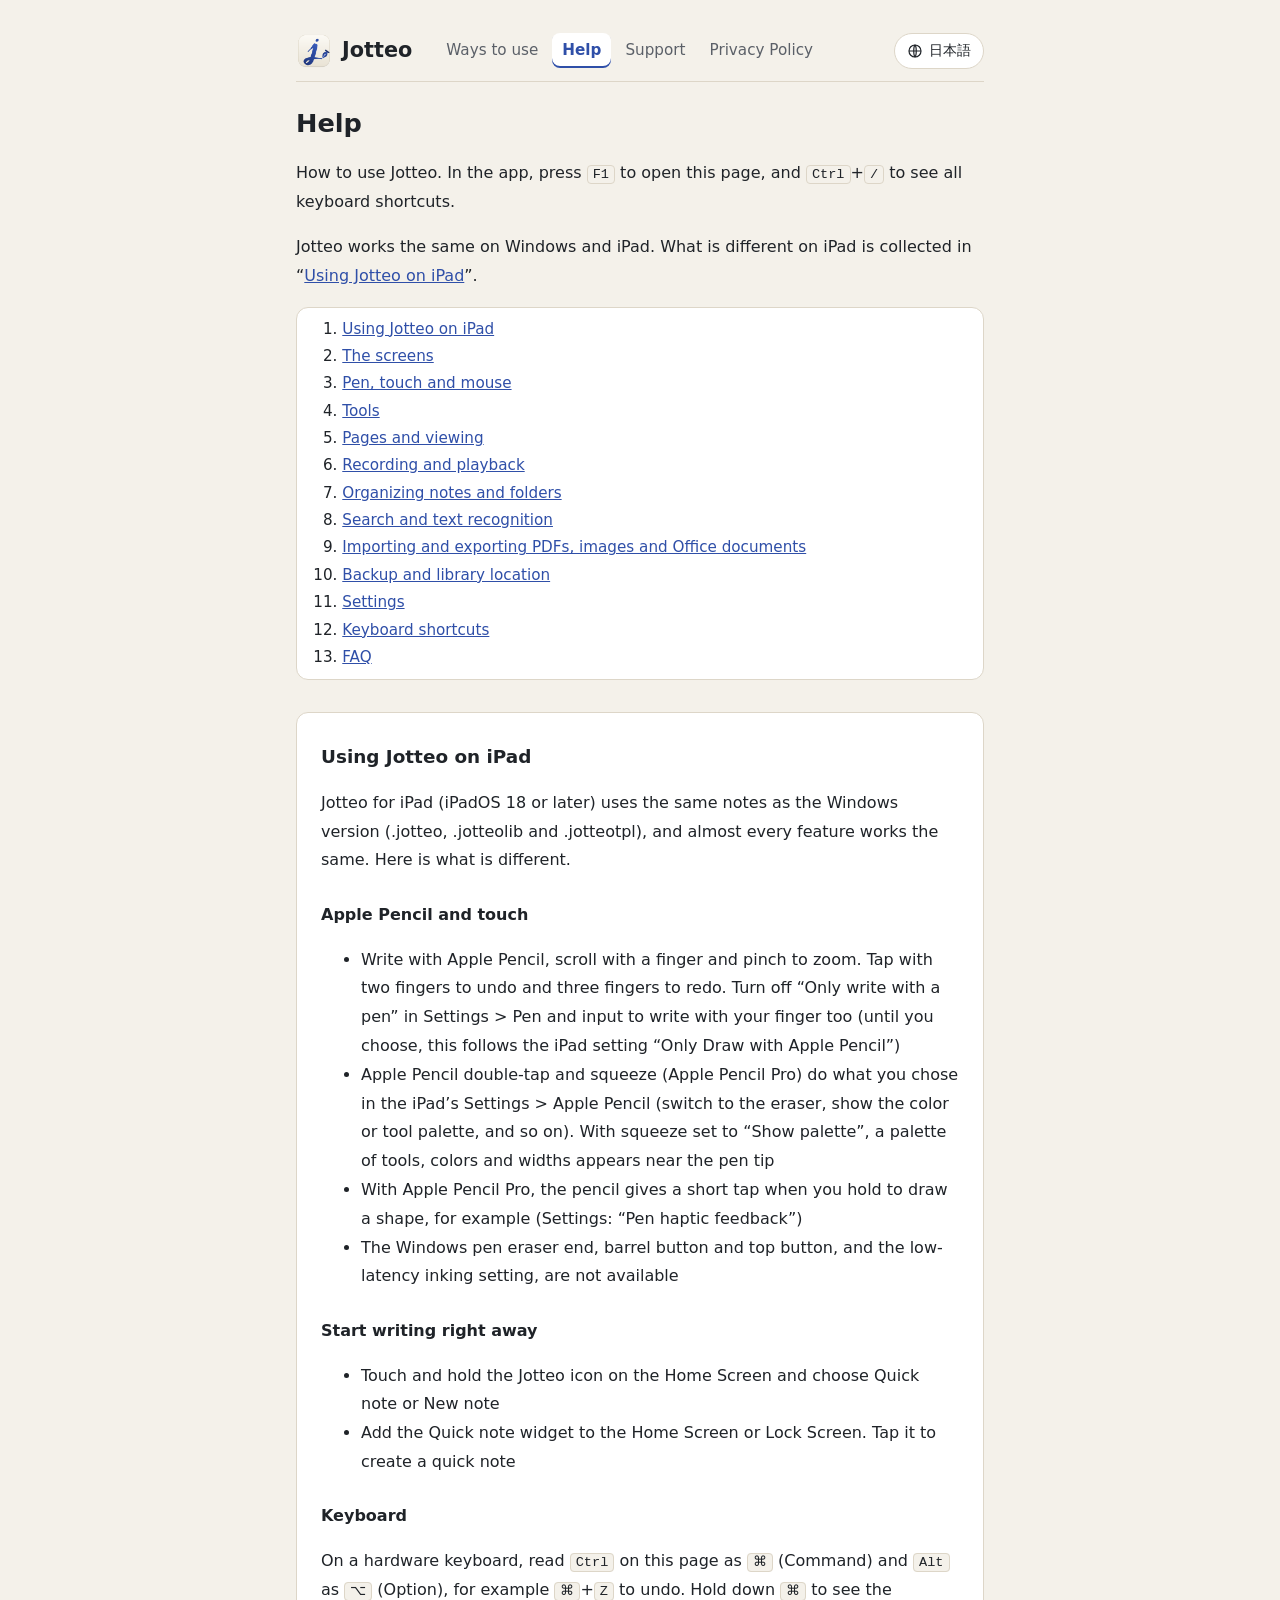
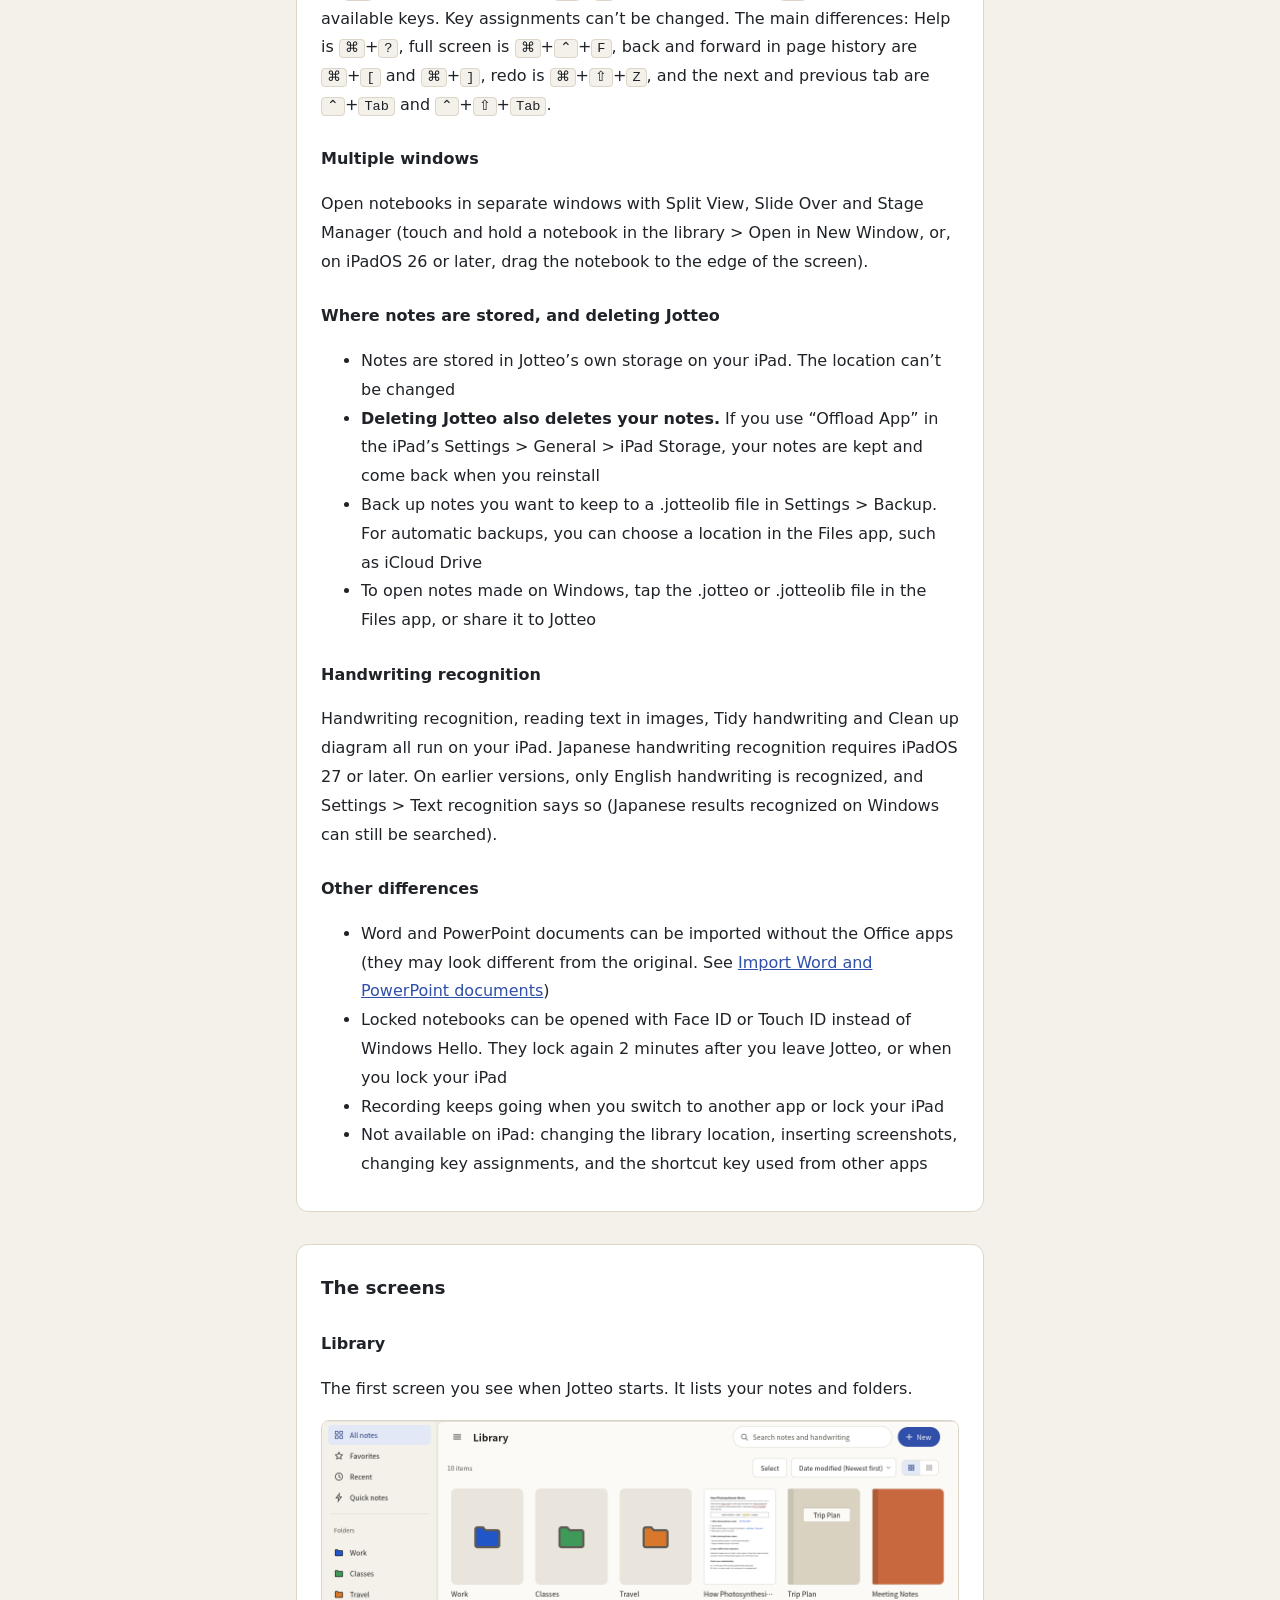
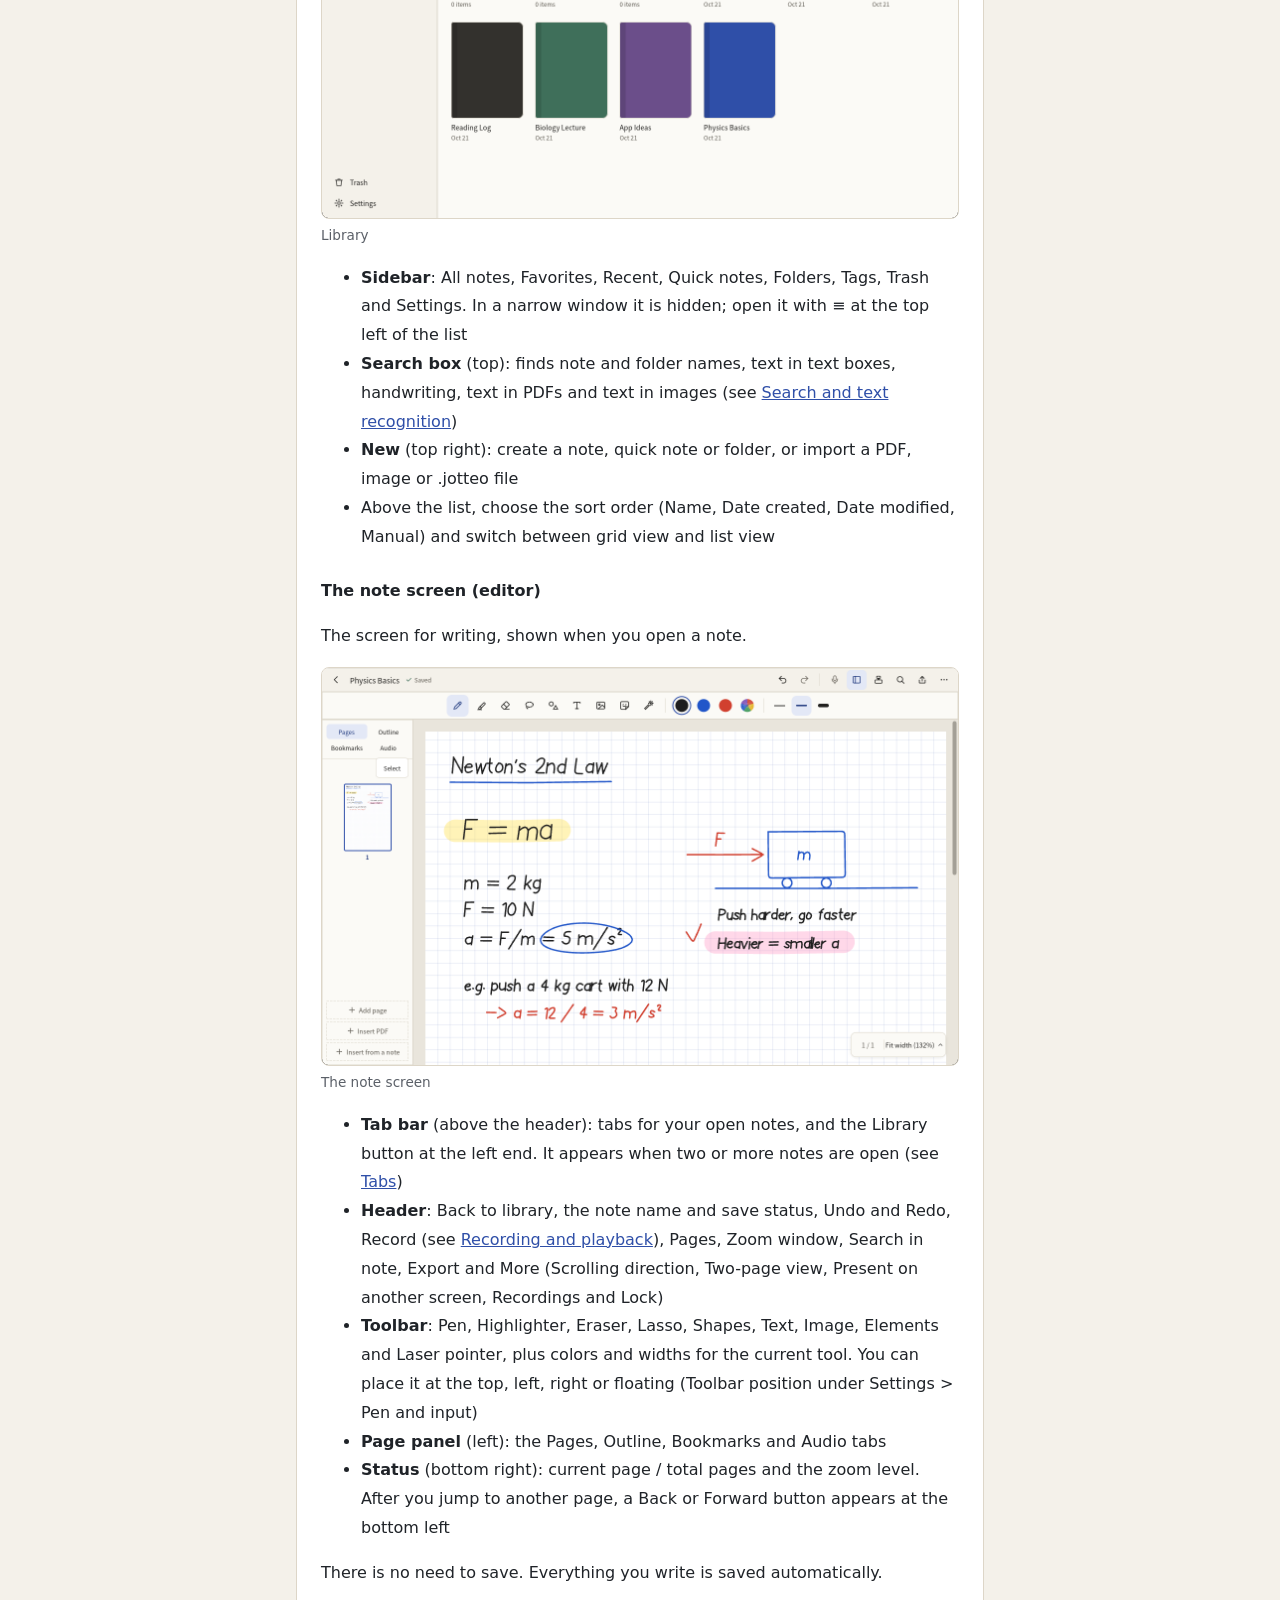
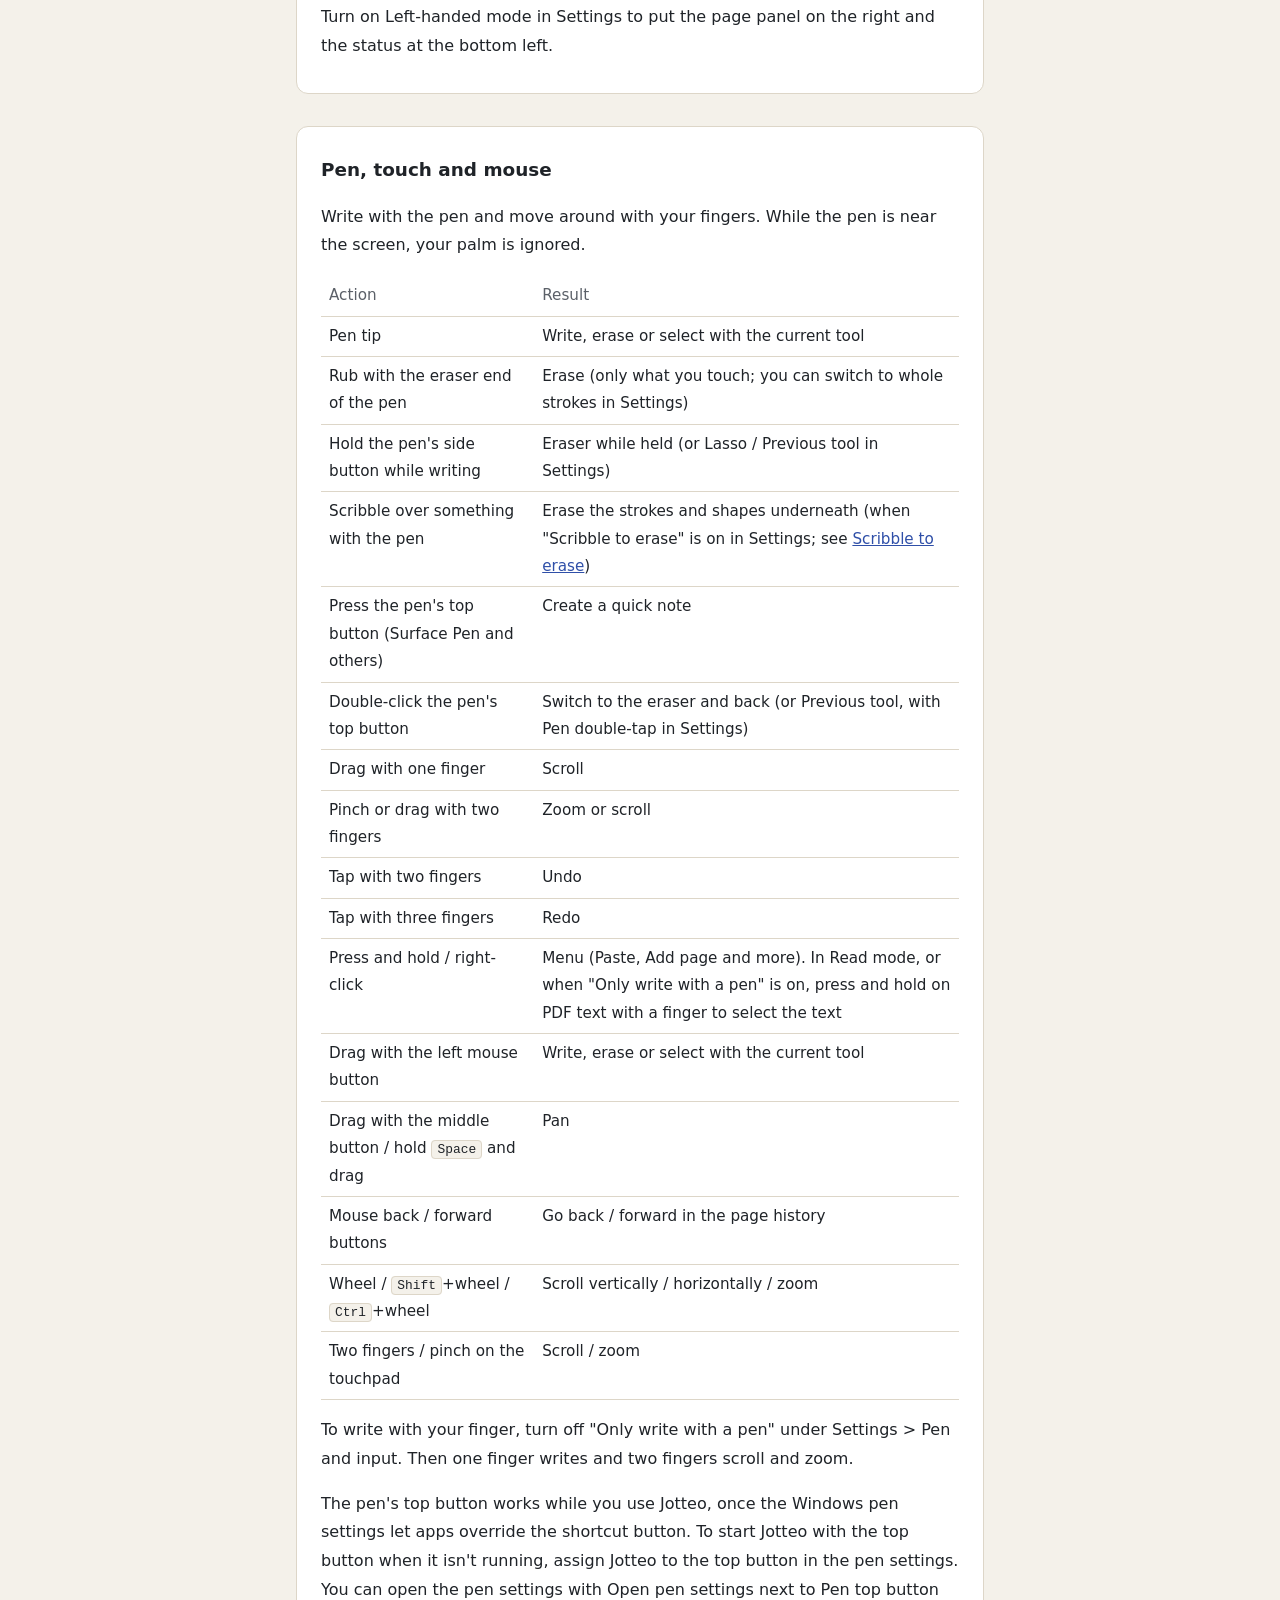
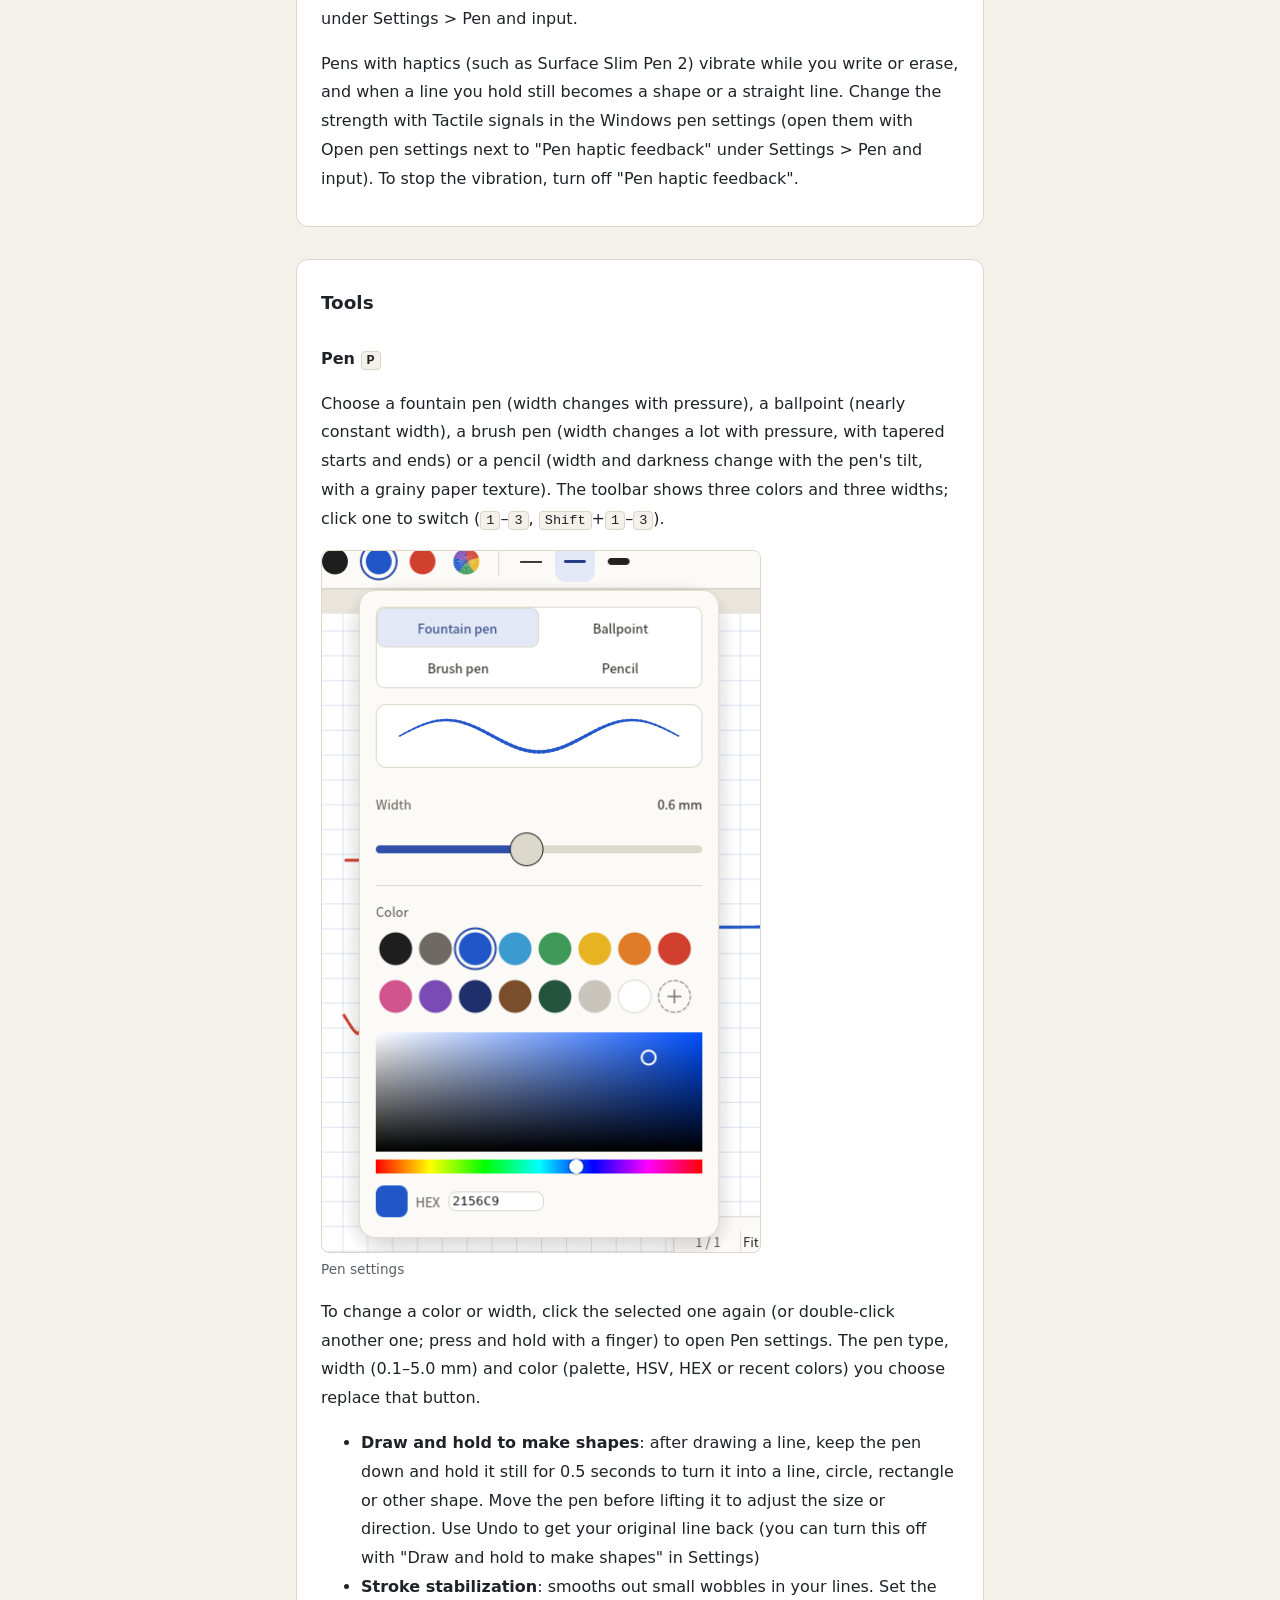
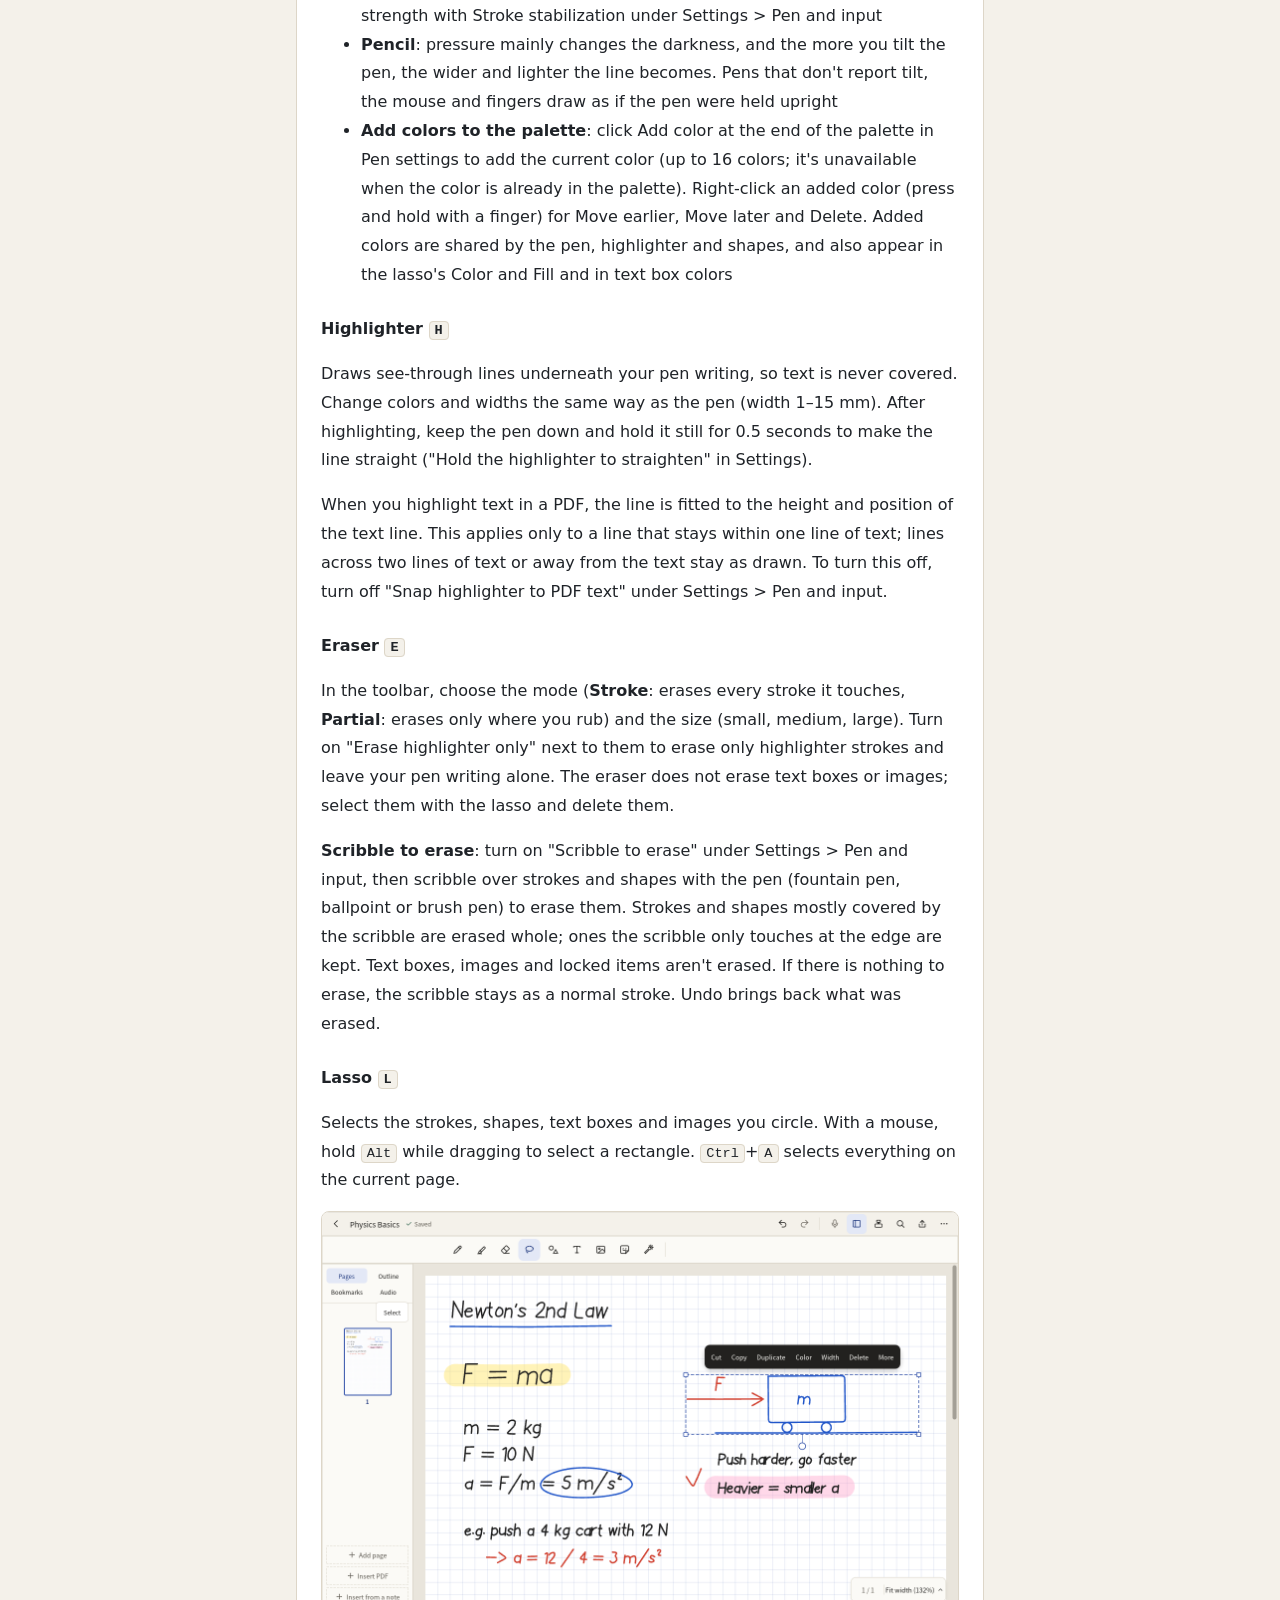
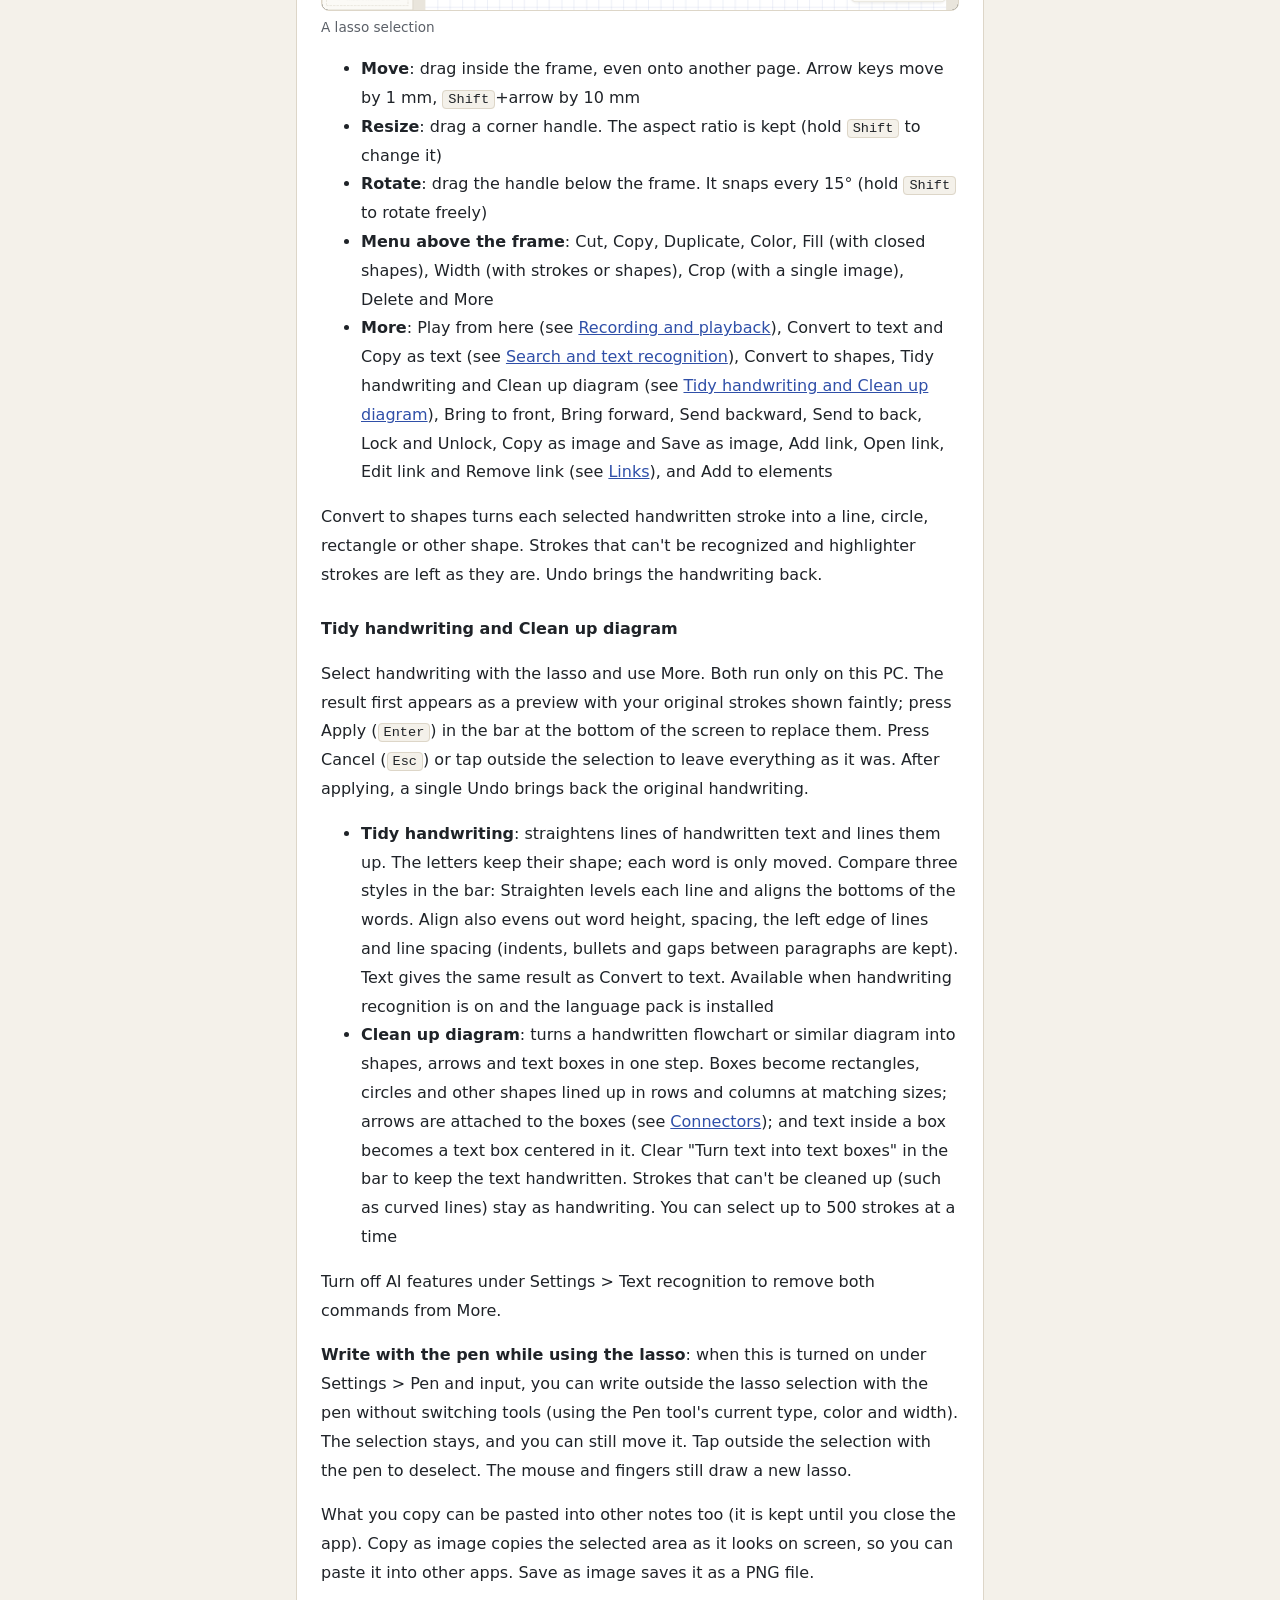
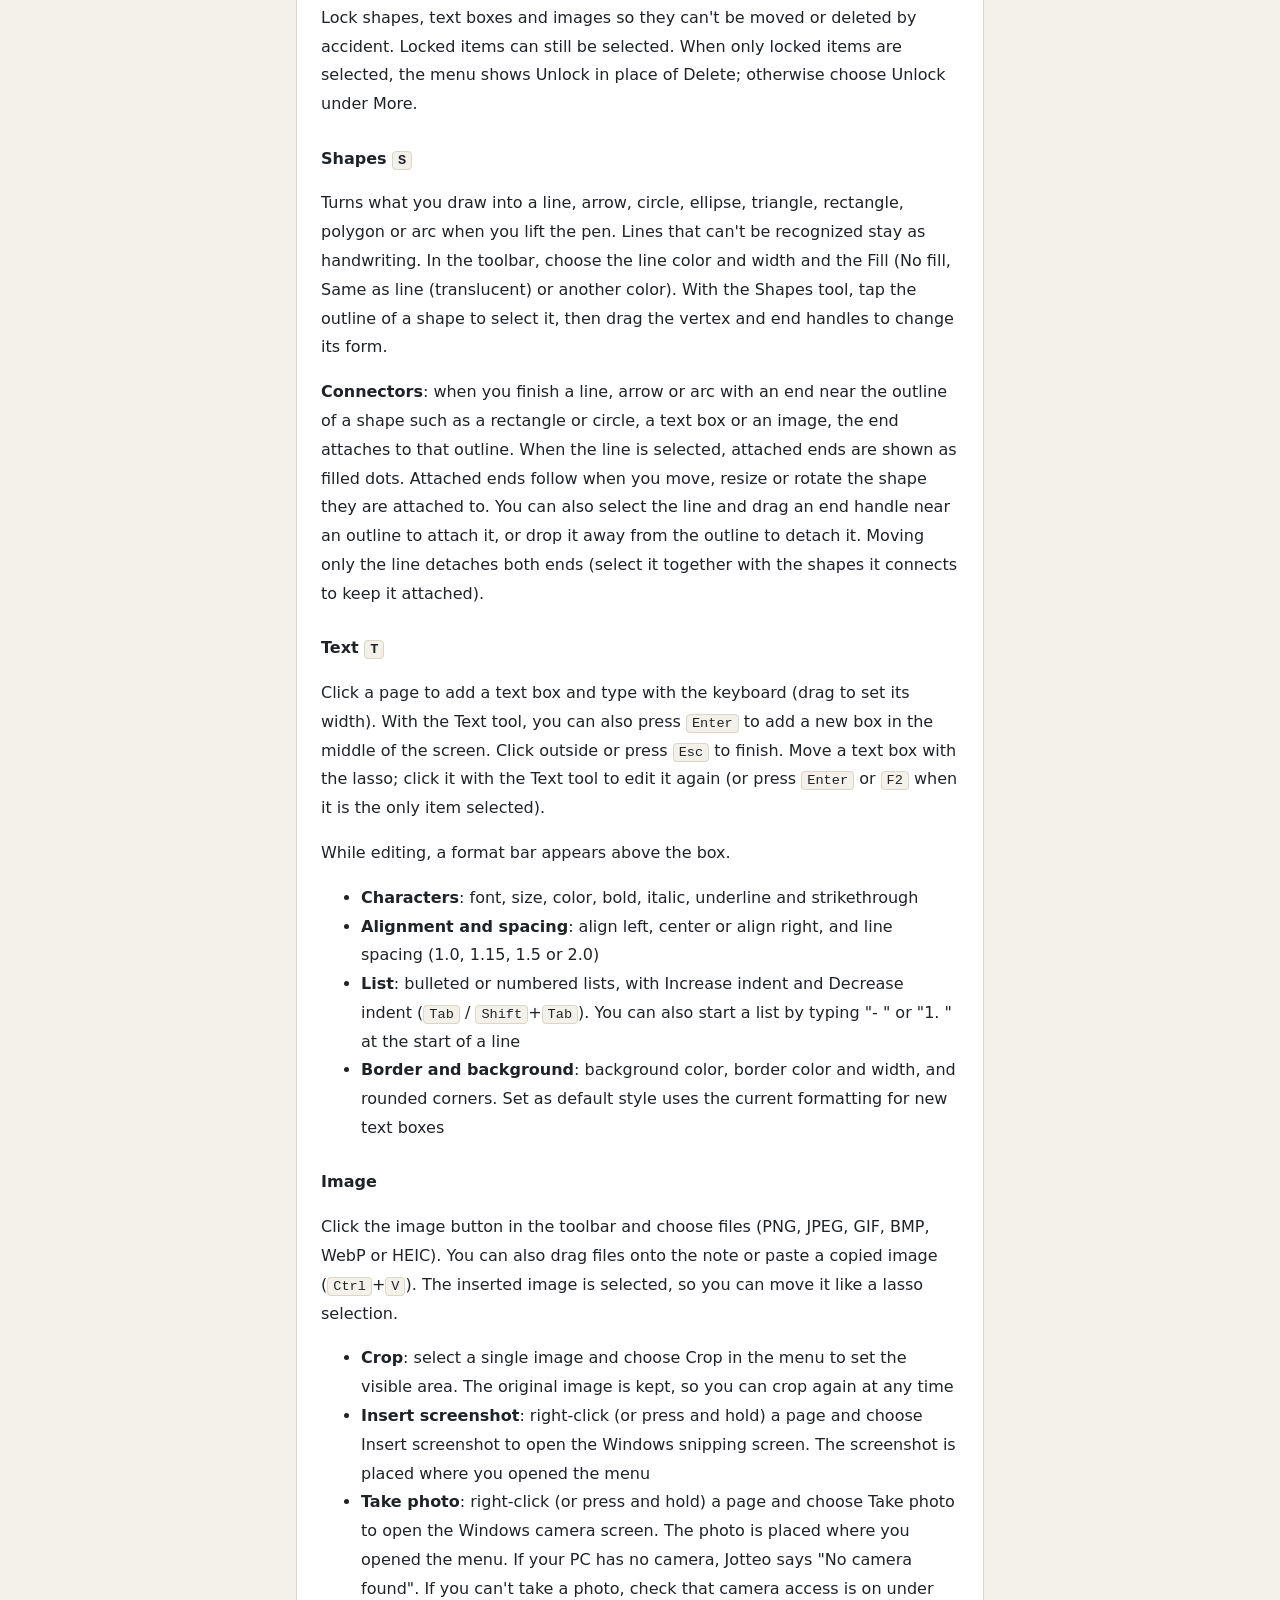
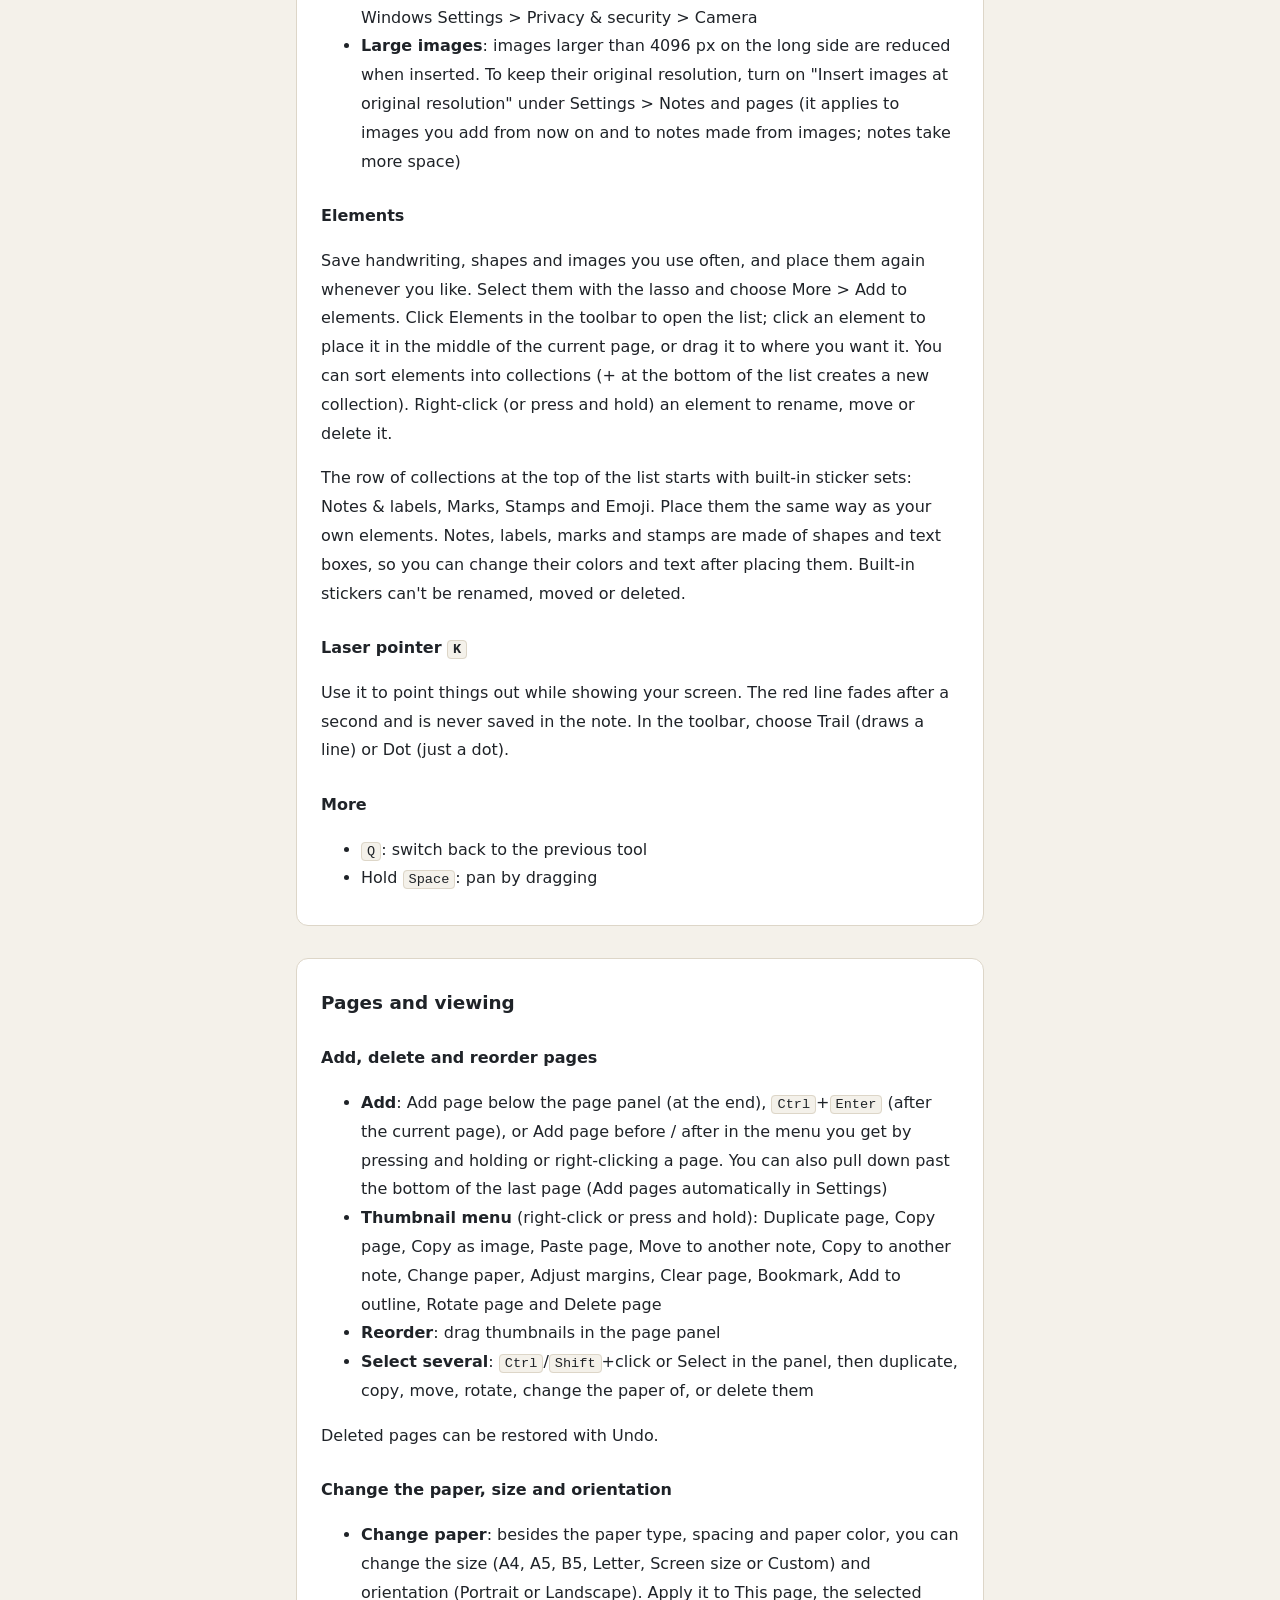
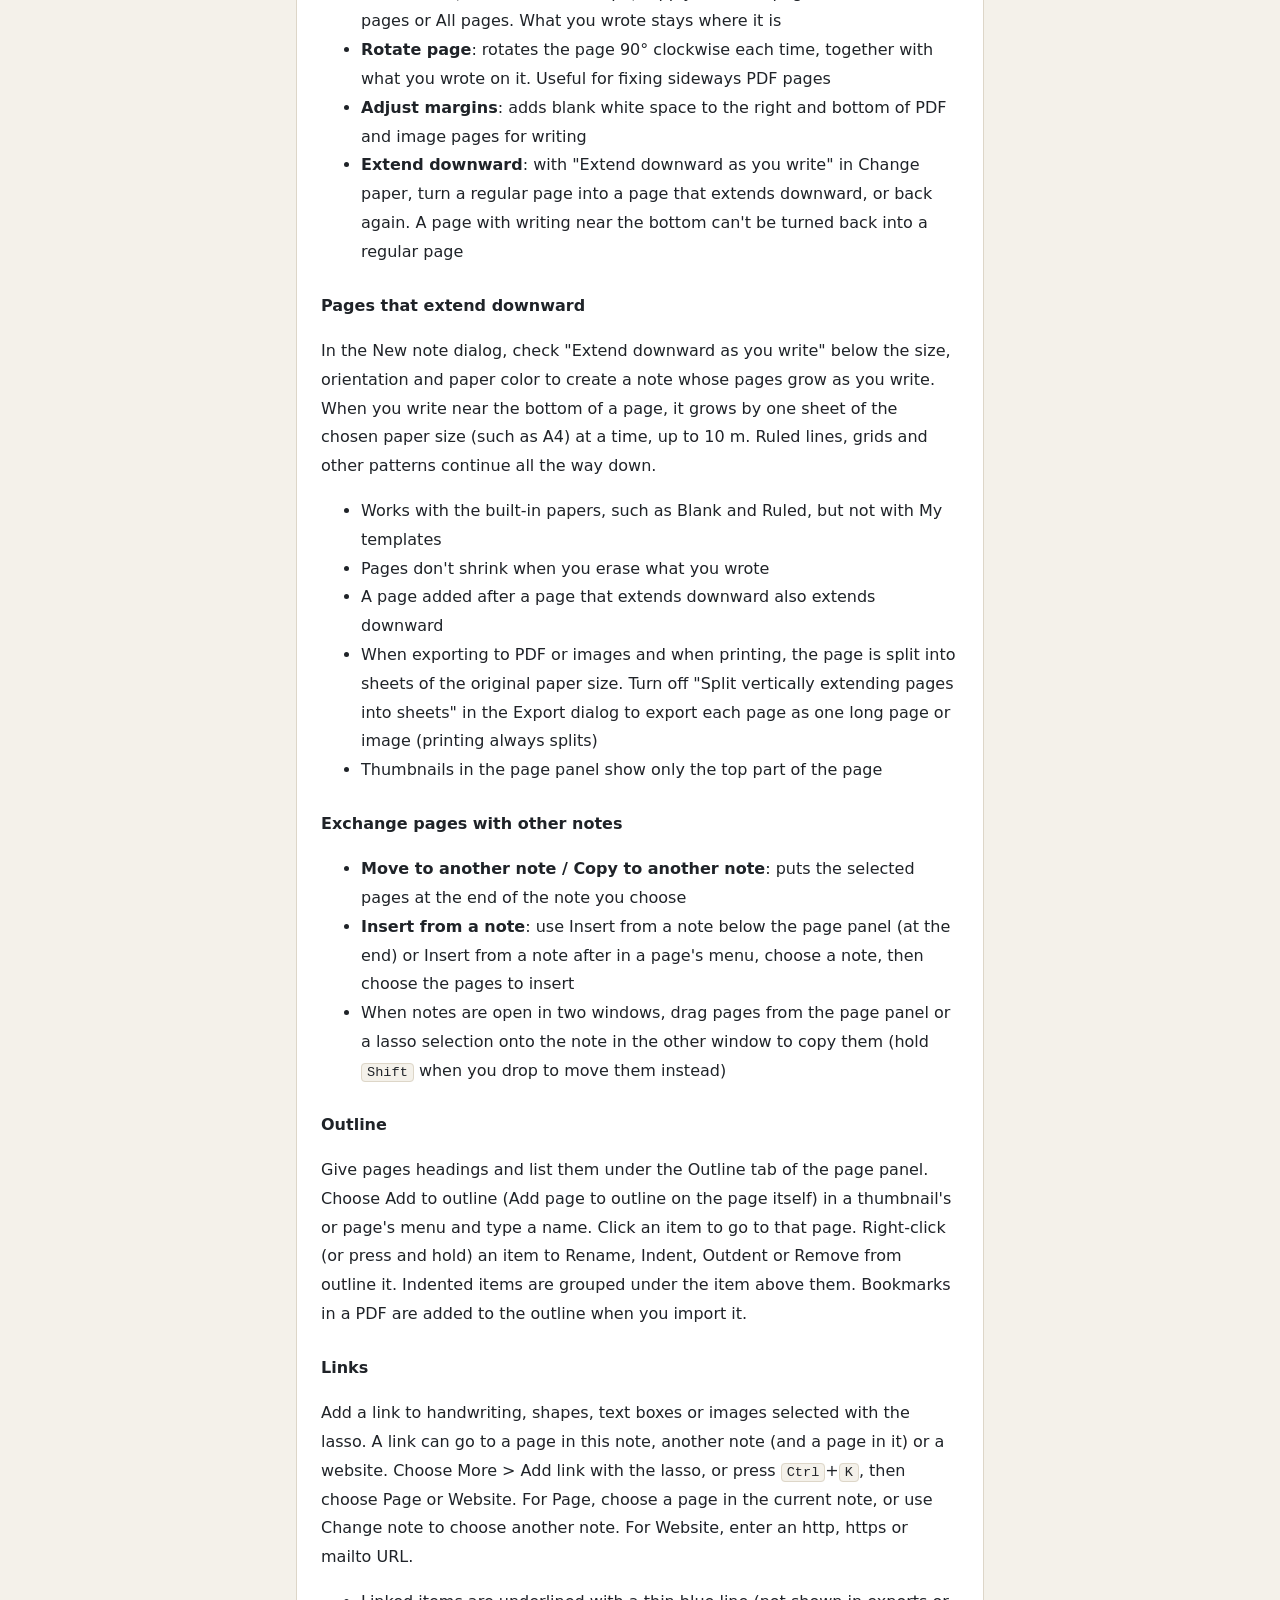
<file: help.html>
<!doctype html>
<html lang="ja">
<head>
<meta charset="utf-8">
<meta name="viewport" content="width=device-width, initial-scale=1">
<title>Jotteo ヘルプ</title>
<link rel="stylesheet" href="style.css?v=ff09af2d">
<link rel="icon" href="icon.png">
<link rel="alternate" hreflang="en" href="help-en.html">
<script src="lang.js?v=e5487996"></script>
</head>
<body>
<main>
<header class="site">
<a class="brand" href="index.html"><img src="icon.png" alt="" width="36" height="36">Jotteo</a>
<nav class="pages" aria-label="ページ"><a href="use-cases.html#ja">使い方の事例</a><a href="help.html" aria-current="page">ヘルプ</a><a href="index.html#ja">サポート</a><a href="privacy.html#ja">プライバシーポリシー</a></nav>
<div class="lang"><a href="help-en.html" data-switch-lang="en" lang="en" hreflang="en"><svg viewBox="0 0 24 24" fill="none" stroke="currentColor" stroke-width="1.8" aria-hidden="true"><circle cx="12" cy="12" r="9"/><path d="M3 12h18M12 3c2.5 2.7 2.5 15.3 0 18M12 3c-2.5 2.7-2.5 15.3 0 18"/></svg>English</a></div>
</header>

<h1>ヘルプ</h1>
<p>Jotteo（ジョッティオ）の使い方をまとめています。アプリの中で <kbd>F1</kbd> を押すと、このページを開きます。キーボードのショートカットは、<kbd>Ctrl</kbd>+<kbd>/</kbd> を押すと一覧できます。</p>
<p>Windows 版と iPad 版の使い方は同じです。iPad で違うところは「<a href="#ipad">iPad で使うとき</a>」にまとめています。</p>

<nav class="toc" aria-label="目次">
<ol>
<li><a href="#ipad">iPad で使うとき</a></li>
<li><a href="#screens">画面の見方</a></li>
<li><a href="#input">ペン・指・マウスの使い方</a></li>
<li><a href="#tools">ツール</a></li>
<li><a href="#pages">ページの操作と表示</a></li>
<li><a href="#audio">録音と再生</a></li>
<li><a href="#library">ノートとフォルダの整理</a></li>
<li><a href="#search">検索と文字の認識</a></li>
<li><a href="#pdf">PDF・画像・Office 文書の読み込みと書き出し</a></li>
<li><a href="#backup">バックアップと保存場所</a></li>
<li><a href="#settings">設定</a></li>
<li><a href="#shortcuts">キーボードショートカット</a></li>
<li><a href="#faq">よくある質問</a></li>
</ol>
</nav>

<section id="ipad">
<h2>iPad で使うとき</h2>
<p>iPad 版（iPadOS 18 以降）は、Windows 版と同じノート（.jotteo・.jotteolib・.jotteotpl）を使い、ほとんどの機能が同じです。違うところをまとめます。</p>
<h3>Apple Pencil と指</h3>
<ul>
<li>Apple Pencil で書き、指でスクロール・ピンチでズームします。2 本指のタップで元に戻す、3 本指のタップでやり直しです。設定の「ペンと入力」の「ペンのみで書く」をオフにすると、指でも書けます（決めていない間は、iPad の設定「Apple Pencil でのみ描画」に従います）</li>
<li>Apple Pencil のダブルタップとスクイーズ（Apple Pencil Pro）は、iPad の 設定 &gt; Apple Pencil で選んだ動作に従います（消しゴムとの切り替え、色・ツールのパレットなど）。スクイーズの「パレットを表示」では、ペン先の近くにツールと色・太さのパレットを出します</li>
<li>Apple Pencil Pro では、書いて止めて図形にしたときなどに、ペンが短く振動します（設定の「ペンの触覚フィードバック」）</li>
<li>Windows のペンの消しゴム端・サイドボタン・トップボタン、低遅延描画の設定はありません</li>
</ul>
<h3>すぐ書き始める</h3>
<ul>
<li>ホーム画面の Jotteo のアイコンを長押しして「クイックノート」「新しいノート」を選べます</li>
<li>ホーム画面・ロック画面にクイックノートのウィジェットを置けます。押すとクイックノートを作ります</li>
</ul>
<h3>キーボード</h3>
<p>外付けキーボードでは、このページの <kbd>Ctrl</kbd> を <kbd>⌘</kbd>（Command）に、<kbd>Alt</kbd> を <kbd>⌥</kbd>（Option）に読み替えてください（例: 元に戻すは <kbd>⌘</kbd>+<kbd>Z</kbd>）。<kbd>⌘</kbd> を長押しすると、使えるキーの一覧が出ます。キーの割り当ては変えられません。主な違い: ヘルプは <kbd>⌘</kbd>+<kbd>?</kbd>、全画面は <kbd>⌘</kbd>+<kbd>⌃</kbd>+<kbd>F</kbd>、ページの履歴で戻る・進むは <kbd>⌘</kbd>+<kbd>[</kbd>・<kbd>⌘</kbd>+<kbd>]</kbd>、やり直しは <kbd>⌘</kbd>+<kbd>⇧</kbd>+<kbd>Z</kbd>、次・前のタブは <kbd>⌃</kbd>+<kbd>Tab</kbd>・<kbd>⌃</kbd>+<kbd>⇧</kbd>+<kbd>Tab</kbd>。</p>
<h3>ウィンドウ</h3>
<p>Split View・Slide Over・ステージマネージャで、ノートを別のウィンドウに開けます（ライブラリでノートを長押し →「新しいウィンドウで開く」、または、iPadOS 26 以降ではノートを画面の端へドラッグ）。</p>
<h3>ノートの保存場所と、Jotteo を削除したとき</h3>
<ul>
<li>ノートは iPad の中の Jotteo の場所に保存します。保存場所は変えられません</li>
<li><strong>Jotteo を削除すると、ノートも消えます。</strong>iPad の 設定 &gt; 一般 &gt; iPad ストレージ の「App を取り除く」なら、ノートは残ります（入れ直すと戻ります）</li>
<li>残したいノートは、設定の「バックアップ」で .jotteolib にバックアップしてください。「自動バックアップ」の保存先には、「ファイル」App の場所（iCloud Drive など）を選べます</li>
<li>Windows で作ったノートは、.jotteo・.jotteolib を「ファイル」App で押すか、共有で Jotteo に送ると開けます</li>
</ul>
<h3>手書きの認識</h3>
<p>手書きの認識・画像の文字の読み取り・手書きを整える・図を清書は、iPad の中だけで行います。日本語の手書きの認識は iPadOS 27 以降で使えます。それより前の iPadOS では英語の手書きだけを認識し、設定の「文字の認識」にそのことを出します（Windows で認識した日本語の結果は、そのまま検索に使えます）。</p>
<h3>そのほか</h3>
<ul>
<li>Word・PowerPoint の文書は、Office のアプリがなくても読み込めます（見た目が元と違うことがあります。<a href="#office">Word・PowerPoint の文書を読み込む</a>）</li>
<li>ノートのロックは、Windows Hello の代わりに Face ID・Touch ID で解けます。Jotteo を離れて 2 分たつか、iPad をロックすると、またロックします</li>
<li>録音は、ほかのアプリに切り替えても、iPad をロックしても続きます</li>
<li>iPad にないもの: 保存場所の変更、スクリーンショットの挿入、キーの割り当ての変更、アプリの外から使うキー</li>
</ul>
</section>

<section id="screens">
<h2>画面の見方</h2>
<h3>ライブラリ</h3>
<p>起動すると最初に出る画面です。ノートとフォルダを並べます。</p>
<figure><img src="images/help/ja-library.webp" width="1280" height="800" alt="ライブラリの画面。左にフォルダとタグのあるサイドバー、右にフォルダとノートの表紙が並ぶ" loading="lazy">
<figcaption>ライブラリ</figcaption></figure>
<ul>
<li><strong>サイドバー</strong>: すべてのノート・お気に入り・最近使った項目・クイックノート・フォルダ・タグ・ゴミ箱・設定。ウィンドウが狭いときは隠れ、一覧の左上の ≡ で開きます</li>
<li><strong>検索欄</strong>（上）: ノート・フォルダの名前、テキストボックスの文字、手書きの文字、PDF の文字、画像の中の文字を探します（<a href="#search">検索と文字の認識</a>）</li>
<li><strong>新規</strong>（右上）: ノート・クイックノート・フォルダを作る、PDF・画像や .jotteo を読み込む</li>
<li>一覧の上で、並べ替え（名前・作成日・更新日・手動）と、グリッド表示・リスト表示を切り替えます</li>
</ul>
<h3>ノートの画面（エディタ）</h3>
<p>ノートを開くと出る、書き込むための画面です。</p>
<figure><img src="images/help/ja-editor.webp" width="1280" height="800" alt="ノートの画面。上にヘッダーとツールバー、左にページ一覧、中央に手書きと図形ツールで描いた図のあるページ" loading="lazy">
<figcaption>ノートの画面</figcaption></figure>
<ul>
<li><strong>タブの帯</strong>（ヘッダーの上）: 開いているノートのタブと、左端の「ライブラリ」のボタン。ノートを 2 冊以上開いているときに出ます（<a href="#tabs">タブ</a>）</li>
<li><strong>ヘッダー</strong>: ライブラリへ戻る、ノートの名前と保存の状態、元に戻す・やり直し、録音（<a href="#audio">録音と再生</a>）、ページ一覧、ズームウィンドウ、ノート内検索、書き出し、その他（スクロール方向・見開き・プレゼン表示・録音の一覧・ロック）</li>
<li><strong>ツールバー</strong>: ペン・蛍光ペン・消しゴム・投げ縄・図形・テキスト・画像・素材・レーザーポインターと、選んでいるツールの色・太さ。置く場所は上・左・右・フローティングから選べます（設定の「ペンと入力」の「ツールバーの位置」）</li>
<li><strong>ページ一覧</strong>（左）: 「ページ」「目次」「しおり」「録音」のタブ</li>
<li><strong>ステータス</strong>（右下）: 今のページ / 全ページ数と、表示倍率。ページを移った後は、左下に「戻る」「進む」のボタンが出ます</li>
</ul>
<p>保存の操作は要りません。書いたものは自動で保存されます。</p>
<p>設定の「左利きモード」をオンにすると、ページ一覧を右に、ステータスを左下に置きます。</p>
</section>

<section id="input">
<h2>ペン・指・マウスの使い方</h2>
<p>ペンで書き、指で動かすのが基本です。ペンを画面に近づけている間は、手のひらが触れても反応しません。</p>
<table>
<thead><tr><th>操作</th><th>動作</th></tr></thead>
<tbody>
<tr><td>ペン先</td><td>選んでいるツールで書く・消す・選ぶ</td></tr>
<tr><td>ペンの消しゴム端（後ろ側）でこする</td><td>消しゴム（触れた部分を消す。設定で線ごと消すようにも変えられます）</td></tr>
<tr><td>ペンのサイドボタンを押しながら書く</td><td>押している間だけ消しゴム（設定で投げ縄・直前のツールにも）</td></tr>
<tr><td>ペンで上からぐしゃぐしゃと書く</td><td>その下の線と図形を消す（設定の「ぐしゃぐしゃ書きで消す」をオンにしたとき。<a href="#scribble">ぐしゃぐしゃ書きで消す</a>）</td></tr>
<tr><td>ペンのトップボタンを押す（Surface ペンなど）</td><td>クイックノートを作る</td></tr>
<tr><td>ペンのトップボタンをダブルクリック</td><td>消しゴムと切り替え（設定の「ペンのダブルタップ」で直前のツールにも）</td></tr>
<tr><td>指 1 本でドラッグ</td><td>スクロール</td></tr>
<tr><td>指 2 本でピンチ・ドラッグ</td><td>ズーム・スクロール</td></tr>
<tr><td>指 2 本でタップ</td><td>元に戻す</td></tr>
<tr><td>指 3 本でタップ</td><td>やり直し</td></tr>
<tr><td>指で長押し / マウスの右クリック</td><td>メニュー（貼り付け、ページの追加など）。閲覧モードのときと「ペンのみで書く」がオンのときは、PDF の文字の上を指で長押しすると、文字を選びます</td></tr>
<tr><td>マウスの左ドラッグ</td><td>選んでいるツールで書く・消す・選ぶ</td></tr>
<tr><td>マウスの中ボタンでドラッグ / <kbd>Space</kbd> を押しながらドラッグ</td><td>スクロール（手のひら）</td></tr>
<tr><td>マウスの戻る / 進むボタン</td><td>ページの履歴で戻る / 進む</td></tr>
<tr><td>ホイール / <kbd>Shift</kbd>+ホイール / <kbd>Ctrl</kbd>+ホイール</td><td>縦スクロール / 横スクロール / ズーム</td></tr>
<tr><td>タッチパッドの 2 本指 / ピンチ</td><td>スクロール / ズーム</td></tr>
</tbody>
</table>
<p>指でも書きたいときは、設定の「ペンと入力」で「ペンのみで書く」をオフにします。オフのときは指 1 本で書き、指 2 本でスクロール・ズームします。</p>
<p>ペンのトップボタンは、Jotteo を使っている間、Windows のペンの設定でアプリがショートカット ボタンの動作を上書きできるようにしたときに使えます。Jotteo が動いていないときにトップボタンで起動したいときは、ペンの設定でトップボタンに Jotteo を割り当てます。ペンの設定は、Jotteo の設定の「ペンと入力」の「ペンのトップボタン」にある「ペンの設定を開く」から開けます。</p>
<p>触覚に対応したペン（Surface Slim Pen 2 など）では、書いている・消している間と、止めて図形・直線にしたときに、ペンが振動します。振動の強さは、Windows のペンの設定の「触覚信号」で変えます（Jotteo の設定の「ペンと入力」の「ペンの触覚フィードバック」の「ペンの設定を開く」から開けます）。振動させたくないときは、「ペンの触覚フィードバック」をオフにします。</p>
</section>

<section id="tools">
<h2>ツール</h2>
<h3>ペン <kbd>P</kbd></h3>
<p>万年筆（筆圧で太さが変わる）・ボールペン（太さがほぼ一定）・筆ペン（筆圧で太さが大きく変わり、入りと抜きが出る）・鉛筆（ペンの傾きで太さと濃さが変わり、紙のざらつきのような粒が出る）があります。ツールバーに色と太さを 3 つずつ並べ、押すだけで切り替えられます（<kbd>1</kbd>〜<kbd>3</kbd>、<kbd>Shift</kbd>+<kbd>1</kbd>〜<kbd>3</kbd>）。</p>
<figure><img src="images/help/ja-pen-settings.webp" width="440" height="690" alt="ペンの設定。万年筆・ボールペン・筆ペン・鉛筆の切り替え、太さのスライダー、色のパレットと色を足すボタン、色の選択欄" loading="lazy">
<figcaption>ペンの設定</figcaption></figure>
<p>色・太さを変えるときは、選んでいる色・太さをもう一度押す（ほかの色・太さはダブルクリック、指では長押し）と「ペンの設定」が開きます。ペン種・太さ（0.1〜5.0 mm）・色（パレット・HSV・HEX・最近使った色）を選ぶと、そのボタンの中身が変わります。</p>
<ul>
<li><strong>止めて図形にする</strong>: 線を書いた後、ペンを離さずに 0.5 秒止めると、直線・円・四角形などの図形に整えます。離す前にペンを動かすと、大きさや向きを変えられます。元の線に戻すときは「元に戻す」を押します（設定の「止めて図形にする」でオフにできます）</li>
<li><strong>手ぶれ補正</strong>: 書いた線の細かな揺れをならします。強さは設定の「ペンと入力」の「手ぶれ補正」で変えます</li>
<li><strong>鉛筆</strong>: 筆圧で主に濃さが変わり、ペンを寝かせるほど太く淡くなります。傾きを伝えないペン・マウス・指では、ペンを立てて書いたときの線になります</li>
<li><strong>パレットに色を足す</strong>: 「ペンの設定」のパレットの末尾の「色を追加」を押すと、今の色をパレットに足します（16 色まで。今の色がパレットにあるときは押せません）。足した色を右クリック（指では長押し）すると、「前へ移動」「後ろへ移動」「削除」ができます。足した色は、ペン・蛍光ペン・図形のほか、投げ縄の「色」「塗り」やテキストボックスの色にも並びます</li>
</ul>
<h3>蛍光ペン <kbd>H</kbd></h3>
<p>半透明の線で、ペンの文字の下に引かれるので文字を塗りつぶしません。色・太さはペンと同じように変えられます（太さ 1〜15 mm）。引いた後にペンを離さずに 0.5 秒止めると、まっすぐな線になります（設定の「蛍光ペンを止めて直線にする」）。</p>
<p>PDF の文字の上に引くと、線をその行の高さと位置に合わせます。1 つの行に収まる線だけで、2 行にまたがる線や文字から離れた線は、引いたままです。合わせたくないときは、設定の「ペンと入力」で「蛍光ペンを PDF の文字の行に合わせる」をオフにします。</p>
<h3>消しゴム <kbd>E</kbd></h3>
<p>ツールバーで、モード（<strong>ストローク</strong>: 触れた線を丸ごと消す、<strong>部分</strong>: なぞった所だけ消す）と大きさ（小・中・大）を選びます。その右の「蛍光ペンだけ消す」をオンにすると、蛍光ペンの線だけを消し、ペンの文字は残します。テキストボックスと画像は消しゴムでは消えません。投げ縄で選んで削除してください。</p>
<p id="scribble"><strong>ぐしゃぐしゃ書きで消す</strong>: 設定の「ペンと入力」で「ぐしゃぐしゃ書きで消す」をオンにすると、ペン（万年筆・ボールペン・筆ペン）で上からぐしゃぐしゃと書いたときに、その下の線と図形を消します。ぐしゃぐしゃ書きで覆った範囲に大部分が入った線・図形を丸ごと消し、端が触れただけのものは残します。テキストボックス・画像・ロックしたものは消えません。消すものがなければ、ふつうの線として残ります。消した分は「元に戻す」で戻せます。</p>
<h3>投げ縄 <kbd>L</kbd></h3>
<p>囲んだ線・図形・テキストボックス・画像を選びます。マウスでは <kbd>Alt</kbd> を押しながらドラッグすると四角で選べます。<kbd>Ctrl</kbd>+<kbd>A</kbd> で今のページのすべてを選びます。</p>
<figure><img src="images/help/ja-lasso.webp" width="1280" height="800" alt="投げ縄で選んだ図。選択枠の四隅と下に回転のハンドル、上に操作のメニュー" loading="lazy">
<figcaption>投げ縄で選んだところ</figcaption></figure>
<ul>
<li><strong>動かす</strong>: 枠の中をドラッグ。別のページへも動かせます。矢印キーで 1 mm、<kbd>Shift</kbd>+矢印で 10 mm</li>
<li><strong>大きさを変える</strong>: 四隅のハンドル。縦横の比は保ちます（<kbd>Shift</kbd> を押すと自由に）</li>
<li><strong>回す</strong>: 枠の下のハンドル。15° ずつ止まります（<kbd>Shift</kbd> を押すと自由に）</li>
<li><strong>枠の上のメニュー</strong>: 切り取り・コピー・複製・色・塗り（閉じた図形を含むとき）・太さ（線か図形を含むとき）・トリミング（画像を 1 つだけ選んだとき）・削除・その他</li>
<li><strong>「その他」</strong>: ここから再生（<a href="#audio">録音と再生</a>）、テキストに変換・テキストとしてコピー（<a href="#search">検索と文字の認識</a>）、図形に変換、手書きを整える・図を清書（<a href="#ai">手書きを整える・図を清書</a>）、最前面へ・前面へ・背面へ・最背面へ、ロック・ロックを解除、画像としてコピー・画像として保存、リンクを付ける・リンクを開く・リンクを編集・リンクを外す（<a href="#links">ページ内リンク</a>）、素材に追加</li>
</ul>
<p>「図形に変換」は、選んだ手書きの線を 1 本ずつ、直線・円・四角形などの図形に整えます。整えられない線と蛍光ペンの線は、そのまま残ります。「元に戻す」で手書きに戻せます。</p>
<h3 id="ai">手書きを整える・図を清書</h3>
<p>投げ縄で手書きを選び、「その他」から操作します。どちらも、この PC の中だけで処理します。結果は、まず元の線を薄く残したプレビューで出し、画面の下のバーの「適用」（<kbd>Enter</kbd>）で置き換えます。「キャンセル」（<kbd>Esc</kbd>）か選択の外を押すと、何も変えずに戻ります。適用した後も、「元に戻す」1 回で元の手書きに戻せます。</p>
<ul>
<li><strong>手書きを整える</strong>: 書いた文字の行をまっすぐにし、並びを揃えます。字の形は変えず、語ごとに動かすだけです。バーで 3 つの整え方を見比べられます。「まっすぐにする」は行の傾きと文字の下端を揃えます。「揃える」はさらに、文字の高さ・間・行の左端・行間を揃えます（字下げ・箇条書きと、段落の間は残します）。「テキストにする」は「テキストに変換」と同じ結果です。手書き認識がオンで、言語パックがあるときに使えます</li>
<li><strong>図を清書</strong>: 手書きのフローチャートなどを、まとめて図形・矢印・テキストボックスに置き換えます。枠は四角・円などの図形にして列・行と大きさを揃え、矢印は端を枠に付け（<a href="#connectors">つながり</a>）、枠の中の文字はテキストボックスにして枠の中央に置きます。バーの「文字をテキストにする」を切ると、文字は手書きのまま残します。整えられない線（曲がった線など）は手書きのまま残ります。一度に選べる線は 500 本までです</li>
</ul>
<p>設定の「文字の認識」で「AI 機能」をオフにすると、この 2 つは「その他」に出なくなります。</p>
<p><strong>投げ縄のままペンで書く</strong>: 設定の「ペンと入力」で「投げ縄のままペンで書く」をオンにすると、投げ縄で選んでいる間に選択の外をペンでなぞって、ツールを持ち替えずに書けます（ペンツールの今のペン種・色・太さで書きます）。選択はそのまま残り、選んだものも動かせます。選択の外をペンでタップすると、選択を解除します。マウスと指では、今までどおり囲み直します。</p>
<p>コピーしたものは、別のノートにも貼り付けられます（アプリを閉じるまで残ります）。「画像としてコピー」は選んだ範囲を画面の見た目のまま画像にして、ほかのアプリに貼れるようにします。「画像として保存」は PNG のファイルにします。</p>
<p>図形・テキストボックス・画像は「ロック」すると、動かす・消すことができなくなります。ロックしたものは選べます。ロックしたものだけを選んだときは、メニューの「削除」の場所が「ロックを解除」になります（ほかのものと一緒に選んだときは「その他」の「ロックを解除」）。</p>
<h3>図形 <kbd>S</kbd></h3>
<p>手で描いた線を、離したときに直線・矢印・円・楕円・三角形・四角形・多角形・弧に整えます。整えられない線は手書きのまま残ります。ツールバーで線の色・太さと「塗り」（なし・線と同じ色（半透明）・ほかの色）を選びます。図形ツールのまま図形の線を押すと、その図形を選び、頂点・端点のハンドルで形を変えられます。</p>
<p id="connectors"><strong>つながり</strong>: 直線・矢印・弧の端を、四角・円などの図形、テキストボックス、画像の輪郭の近くで離すと、端がその輪郭に付きます。線を選ぶと、付いた端は塗った丸で示します。相手を動かす・大きさを変える・回すと、線の端が付いてきます。線を選んで端のハンドルを輪郭の近くへ動かしても付けられ、輪郭から離して置くと外れます。線だけを動かすと、両端とも外れます（相手と一緒に選んで動かせば付いたままです）。</p>
<h3>テキスト <kbd>T</kbd></h3>
<p>ページを押すとテキストボックスができ、キーボードで文字を打てます（ドラッグすると幅を決めて作れます）。テキストのツールで <kbd>Enter</kbd> を押しても、画面の中央に新しいボックスを作ります。外を押すか <kbd>Esc</kbd> で編集を終えます。作ったボックスは投げ縄で動かせ、テキストツールで押すと編集に戻ります（1 つだけ選んでいるときは <kbd>Enter</kbd> か <kbd>F2</kbd> でも）。</p>
<p>編集している間は、ボックスの上に書式のバーが出ます。</p>
<ul>
<li><strong>文字</strong>: フォント・大きさ・色・太字・斜体・下線・取り消し線</li>
<li><strong>揃えと行間</strong>: 左揃え・中央揃え・右揃えと、行間（1.0・1.15・1.5・2.0）</li>
<li><strong>リスト</strong>: 箇条書き・番号リストと、字下げ・字下げ解除（<kbd>Tab</kbd> / <kbd>Shift</kbd>+<kbd>Tab</kbd>）。行の先頭で「- 」や「1. 」と打っても始められます</li>
<li><strong>枠と背景</strong>: 背景の色、枠線の色と太さ、角の丸み。「既定のスタイルにする」で、今の書式をこれから作るボックスに使います</li>
</ul>
<h3>画像</h3>
<p>ツールバーの画像のボタンで、ファイルを選んで入れます（PNG・JPEG・GIF・BMP・WebP・HEIC）。ノートへのドラッグ＆ドロップや、コピーした画像の貼り付け（<kbd>Ctrl</kbd>+<kbd>V</kbd>）でも入れられます。入れた画像は選んだ状態になり、投げ縄と同じように動かせます。</p>
<ul>
<li><strong>トリミング</strong>: 画像を 1 つだけ選び、メニューの「トリミング」で見せる範囲を決めます。元の画像は残るので、何度でも切り直せます</li>
<li><strong>スクリーンショットを挿入</strong>: ページを右クリック（長押し）したメニューの「スクリーンショットを挿入」で、Windows の切り取りの画面を出し、撮った画像をその場所に入れます</li>
<li><strong>カメラで撮る</strong>: ページを右クリック（長押し）したメニューの「カメラで撮る」で、Windows のカメラの画面を出し、撮った写真をその場所に入れます。PC にカメラがないときは「カメラが見つかりません」と出ます。撮れないときは、Windows の設定の「プライバシーとセキュリティ」→「カメラ」で、カメラへのアクセスがオンになっているか確かめてください</li>
<li><strong>大きな画像</strong>: 長辺が 4096 px を超える画像は、縮めて入れます。元の解像度のまま入れたいときは、設定の「ノートとページ」で「画像を元の解像度のまま入れる」をオンにします（これから入れる画像と、画像から作るノートに効きます。ノートのファイルは大きくなります）</li>
</ul>
<h3>素材</h3>
<p>よく使う手書き・図形・画像を登録して、何度でも置けます。投げ縄で選び、「その他」→「素材に追加」で登録します。ツールバーの「素材」を押すと一覧が開き、素材を押すと今のページの中央に、ドラッグするとその位置に置きます。素材はコレクションに分けて整理できます（一覧の下の「＋」で新しいコレクション）。素材を右クリック（長押し）すると、名前の変更・移動・削除ができます。</p>
<p>一覧の上のコレクションの並びの先頭には、用意されたステッカーのセット「ふせん・ラベル」「しるし」「スタンプ」「絵文字」があります。置き方は自分の素材と同じです。ふせん・ラベル・しるし・スタンプは図形とテキストボックスでできているので、置いた後で色や文字を変えられます。用意されたステッカーは、名前の変更・移動・削除はできません。</p>
<h3>レーザーポインター <kbd>K</kbd></h3>
<p>画面を見せながら説明するときに使います。描いた赤い線は 1 秒で消え、ノートには残りません。ツールバーで「軌跡」（線を描く）か「ドット」（点だけ）を選びます。</p>
<h3>そのほか</h3>
<ul>
<li><kbd>Q</kbd>: 直前のツールに戻る</li>
<li><kbd>Space</kbd> を押している間: 手のひら（ドラッグでスクロール）</li>
</ul>
</section>

<section id="pages">
<h2>ページの操作と表示</h2>
<h3>ページを足す・消す・並べ替える</h3>
<ul>
<li><strong>足す</strong>: ページ一覧の下の「ページを追加」（末尾）、<kbd>Ctrl</kbd>+<kbd>Enter</kbd>（今のページの後ろ）、ページを長押し・右クリックしたメニューの「前に / 後ろにページを追加」。最後のページの下端からさらに下へ引いても足せます（設定の「自動ページ追加」）</li>
<li><strong>サムネイルのメニュー</strong>（右クリック・長押し）: ページの複製・コピー・画像としてコピー・貼り付け、別のノートへ移動・コピー、用紙を変更、余白を調整、ページをクリア、しおり、目次に追加、ページを回転、ページを削除</li>
<li><strong>並べ替える</strong>: ページ一覧でサムネイルをドラッグ</li>
<li><strong>まとめて選ぶ</strong>: <kbd>Ctrl</kbd>・<kbd>Shift</kbd>+クリックか、一覧の「選択」。選んだページを複製・コピー・移動・回転・用紙の変更・削除できます</li>
</ul>
<p>ページを消しても、「元に戻す」で戻せます。</p>
<h3>用紙・大きさ・向きを変える</h3>
<ul>
<li><strong>用紙を変更</strong>: 用紙の種類・線の間隔・用紙色に加えて、サイズ（A4・A5・B5・Letter・画面サイズ・カスタム）と向き（縦・横）を変えられます。対象は「このページ」「選んだページ」「すべてのページ」から選びます。書いたものの位置は変わりません</li>
<li><strong>ページを回転</strong>: 押すたびに時計回りに 90° 回します。書いたものも一緒に回ります。横向きの PDF のページを直すときなどに使います</li>
<li><strong>余白を調整</strong>: PDF・画像のページの右と下に、書き込める白い余白を足します</li>
<li><strong>縦に伸ばす</strong>: 「用紙を変更」の「縦に伸ばす」で、ふつうのページを縦に伸びるページに、縦に伸びるページをふつうのページに変えられます。下の方まで書いてあるページは、ふつうのページに戻せません</li>
</ul>
<h3 id="vertical-pages">縦に伸びるページ</h3>
<p>新規ノートのダイアログで、サイズ・向き・用紙色の下の「縦に伸ばす」を入れると、書き進めるにつれて下へ伸びるページのノートを作れます。ページの下の方まで書くと、選んだ用紙（A4 など）1 枚分ずつ伸びます（10 m まで）。罫線や方眼などの模様も、伸びた所まで続きます。</p>
<ul>
<li>無地・罫線などの用意された用紙で使えます。自分のテンプレートでは使えません</li>
<li>書いたものを消しても、ページは縮みません</li>
<li>縦に伸びるページの後ろに足したページも、縦に伸びるページになります</li>
<li>PDF・画像に書き出すときと印刷するときは、元の用紙の大きさごとに分けます。書き出しのダイアログの「縦に伸びるページを用紙の大きさで分ける」をオフにすると、1 枚の長いページ（画像）として書き出します（印刷はいつも分けます）</li>
<li>ページ一覧のサムネイルは、ページの上の部分だけを出します</li>
</ul>
<h3>ほかのノートとページをやりとりする</h3>
<ul>
<li><strong>別のノートへ移動 / コピー</strong>: 選んだページを、選んだノートの末尾に入れます</li>
<li><strong>他のノートから挿入</strong>: ページ一覧の下の「他のノートから挿入」（末尾）か、メニューの「後ろに他のノートから挿入」で、ノートを選び、入れるページを選びます</li>
<li>ノートを 2 つのウィンドウで開いているときは、ページ一覧のページや投げ縄で選んだものを、もう一方のウィンドウのノートへドラッグしてコピーできます（<kbd>Shift</kbd> を押しながら離すと移動）</li>
</ul>
<h3>目次</h3>
<p>ページに見出しを付けて、ページ一覧の「目次」タブに並べます。サムネイルかページのメニューの「目次に追加」で名前を付けて追加します。項目を押すとそのページへ移ります。項目を右クリック（長押し）すると、名前の変更・字下げ・字下げを戻す・目次から削除ができます。字下げした項目は、上の項目の下にまとまります。PDF のしおりは、読み込むと目次に入ります。</p>
<h3 id="links">ページ内リンク</h3>
<p>投げ縄で選んだ手書き・図形・テキストボックス・画像に、このノートのページ・別のノート（とそのページ）・Web サイトへのリンクを付けられます。投げ縄の「その他」→「リンクを付ける」か <kbd>Ctrl</kbd>+<kbd>K</kbd> で、「ページ」か「Web サイト」を選びます。「ページ」では今のノートのページから選び、「ノートを変更」で別のノートを選べます。「Web サイト」には http・https・mailto の URL を入れます。</p>
<ul>
<li>リンクを付けたものの下には、細い青い線が出ます（書き出し・印刷には出ません）</li>
<li><strong>開く</strong>: 閲覧モード（<kbd>Ctrl</kbd>+<kbd>R</kbd>）でリンクを押します。編集中は、投げ縄で選んで「その他」→「リンクを開く」で開くか、「ペンのみで書く」がオンなら指でタップします。Web サイトは、URL を確かめるメッセージの「開く」でブラウザーで開きます</li>
<li><strong>変える・外す</strong>: 投げ縄で選び、「その他」→「リンクを編集」「リンクを外す」</li>
<li>PDF に書き出すと、書き出す範囲のページへのリンクと Web サイトへのリンクは、PDF のリンクになります</li>
</ul>
<h3>移動と表示</h3>
<ul>
<li><strong>ページへ移動</strong>: 右下の「2 / 12」を押すか <kbd>Ctrl</kbd>+<kbd>G</kbd> で番号を入力。<kbd>PageUp</kbd> / <kbd>PageDown</kbd> で前後のページへ</li>
<li><strong>戻る・進む</strong>: 目次・サムネイル・しおり・ページ番号・PDF のリンク・ページ内リンクで別のページへ移った後は、<kbd>Alt</kbd>+<kbd>←</kbd> か左下の「戻る」で元のページへ戻れます（<kbd>Alt</kbd>+<kbd>→</kbd> で進む）</li>
<li><strong>しおり</strong>: ページの右上のリボンか <kbd>Ctrl</kbd>+<kbd>B</kbd>。ページ一覧の「しおり」タブに並びます</li>
<li><strong>表示倍率</strong>: 25〜800%。右下の倍率を押すと「幅に合わせる」「ページ全体」「100%（実寸）」を選べます</li>
<li><strong>スクロール方向</strong>: ヘッダーの「その他」→「スクロール方向」で、縦に続けて見るか、横に 1 ページずつめくるかをノートごとに選びます。横のときは、指で払う・<kbd>←</kbd> / <kbd>→</kbd> キーでめくります。新しく開くノートの既定は、設定の「ノートとページ」で選びます</li>
<li><strong>見開き表示</strong>: ヘッダーの「その他」→「見開き」で、2 ページを左右に並べて見ます。「1 ページ目を単独で表示」を入れると、1 ページ目だけを右に置き、2-3 ページ、4-5 ページと組みます。設定の「ノートとページ」の「見開き表示」でも切り替えられます（すべてのノートに効きます）</li>
<li><strong>ノート内検索</strong>（<kbd>Ctrl</kbd>+<kbd>F</kbd>）: テキストボックス・手書き・PDF の文字・画像の中の文字を探して、ページ上で黄色く示します</li>
<li><strong>閲覧モード</strong>（<kbd>Ctrl</kbd>+<kbd>R</kbd>）: 書き込みを止め、ペンでもスクロールだけにします。ノートを読み返すときの書き損じを防ぎます。PDF の文字の選択やリンクも使えます</li>
<li><strong>全画面</strong>（<kbd>F11</kbd>）: ヘッダーとページ一覧を隠し、ツールバーを浮かせます。<kbd>F11</kbd> か <kbd>Esc</kbd> で戻ります</li>
<li><strong>ダークモードの用紙</strong>: 設定の「ダークモード時に用紙を反転」をオンにすると、ダークのテーマのとき、用紙とインクを暗い色で見せます。書き出し・印刷は元の色のままです</li>
</ul>
<h3 id="zoom-window">ズームウィンドウ</h3>
<p>小さな字を書きやすくする、拡大の欄です。ヘッダーの「ズームウィンドウ」か、ページを右クリック（長押し）したメニューの「ここをズームウィンドウで拡大」で開くと、画面の下に欄が出て、ページの上の青い枠の中を拡大して映します。欄に書いた線は、枠の中のページにふつうの大きさで入ります。</p>
<ul>
<li>枠は、上の表示でドラッグして動かします。倍率（150〜800%）は、枠の右下のハンドル・ピンチ・<kbd>Ctrl</kbd>+ホイールで変えます。欄の高さは、欄のボタンの並びの中央にあるつまみを上下にドラッグして変えます</li>
<li><strong>自動送り</strong>（既定でオン）: 枠の中央を越えて書くと、枠を右へ送ります。枠がページの右端に着いた後は、右の端の方に書いてから少し（1.2 秒）書かずにいると、次の行の先頭へ移ります</li>
<li>欄のボタン: 「前へ」「次へ」で枠を左右に送り、「改行」で次の行の先頭へ移ります。「行頭をここに」で、今の枠の位置を行の始まりにします。ページの下まで来たら、次のページの上へ移ります</li>
<li>欄では、ペン・蛍光ペン・消しゴム・図形を使えます。投げ縄・テキスト・画像はページの上で使います</li>
<li>欄の × か <kbd>Esc</kbd> で閉じます。閲覧モードでは開けません</li>
</ul>
<h3 id="presentation">プレゼン表示</h3>
<p>ヘッダーの「その他」→「プレゼン表示」で、ツールバーなどを除いたページだけを、別の画面に映します。ディスプレイが 2 つ以上あれば、もう一方のディスプレイに全画面で、1 つだけならふつうのウィンドウで出します（会議のアプリの画面共有で、そのウィンドウだけを共有できます）。手元でのページの移動・書き込み・レーザーポインターは、すぐに映ります。</p>
<ul>
<li>手元のキャンバスの左上に「プレゼン表示中」と「終了」が出ます。「プレゼン表示中」を押すと、映す範囲（「ページ全体」か「手元の表示どおり」）を選べます。「終了」で終えます</li>
<li>選択の枠・ズームウィンドウ・リンクの下線・検索の強調・ステータスは映しません</li>
<li>映す側のウィンドウは、<kbd>F11</kbd> かダブルクリックで全画面とウィンドウを切り替え、<kbd>Esc</kbd> で終えます</li>
</ul>
</section>

<section id="audio">
<h2>録音と再生</h2>
<p>ノートを書きながら、音声を録音できます。録音はノートの中に保存され、後で、書いた線と合わせて聞き直せます。録音はこの PC の中にだけ保存し、外部へ送りません。</p>
<h3>録音する</h3>
<p>ヘッダーのマイクのボタン（「録音」）を押すと、すぐに録音を始めます。録音している間は、その場所に赤い丸・経過時間・一時停止・停止のボタンが出ます。ページを移っても、ライブラリへ戻っても、別のタブを見ても、録音は続きます。ノートのタブやウィンドウを閉じる・アプリを終えると、録音を止めて保存します。</p>
<ul>
<li>1 冊のノートに、いくつでも録音を残せます。録音できるのは同時に 1 つです（別のノートで録音している間は、マイクのボタンを押せません）</li>
<li>閲覧モードと全画面では、録音を始められません</li>
<li>使うマイクは、設定の「録音」の「録音に使うマイク」で選べます（既定は Windows の既定のマイク）</li>
<li>アプリが途中で終わってしまっても、そこまでの録音は残り、次にそのノートを開いたときに保存します</li>
</ul>
<h3 id="microphone">マイクを使えないとき</h3>
<p>「マイクへのアクセスが許可されていません」と出たときは、Windows の設定の「プライバシーとセキュリティ」→「マイク」で、マイクへのアクセスと、アプリにマイクを使わせる設定をオンにし、アプリの一覧で Jotteo をオンにしてください。メッセージの「Windows の設定を開く」からも、この画面を開けます。「マイクが見つかりません」と出たときは、マイクが PC につながっているか確かめてください。</p>
<h3>聞き直す</h3>
<p>ページ一覧の「録音」タブ（ヘッダーの「その他」→「録音の一覧」でも開けます）に、そのノートの録音が新しい順に並びます。録音を押すと、キャンバスの下に再生バーが出て再生します。</p>
<ul>
<li><strong>再生バー</strong>: 再生・一時停止、10 秒戻る・10 秒進む、再生位置（ドラッグで動かせます）、再生速度（0.5〜2.0 倍）、録音の切り替え、×（閉じる）。再生位置のバーの上の細い線は、録音中にページを移った所です</li>
<li>再生している間は、録音中に書いたもののうち再生位置より後に書いたものと、録音の前後に書いたものを薄く出し、再生位置のページへ自動で移ります。自分でページを移したら、次に再生のボタンなどを押すまでは追いかけません</li>
<li>再生バーを出している間も、ふつうに書けます</li>
</ul>
<h3>書いた所から再生する</h3>
<p>録音中に書いた線を右クリック（長押し）したメニューの「ここから再生」か、投げ縄で選んだときの「その他」→「ここから再生」で、その線を書いた時点から再生します。閲覧モードで再生バーを出しているときは、線をタップするだけで、そこから再生します（リンクを付けた線は、リンクを開きます）。</p>
<h3>録音を管理する</h3>
<p>「録音」タブの録音を右クリック（長押し）すると、再生・名前を変更・書き出し・削除ができます（選んで <kbd>F2</kbd> で名前の変更、<kbd>Delete</kbd> で削除）。録音の名前は、初めは録音を始めた日時です。「書き出し…」は、録音を音声のファイル（.m4a）として保存します。録音の削除は元に戻せません（ただし、しばらくはノートの過去の版に残ります。<a href="#versions">版の履歴</a>）。</p>
<p>録音は、ノートの .jotteo への書き出しとバックアップ（.jotteolib）に含まれます。PDF の書き出しには含まれません。</p>
</section>

<section id="library">
<h2>ノートとフォルダの整理</h2>
<h3>ノートを作る</h3>
<p>「新規」→「ノート」か <kbd>Ctrl</kbd>+<kbd>N</kbd> で、タイトル・表紙・用紙・サイズ・向き・用紙色を選んで作ります。次に作るときは、前に選んだものから始まります。</p>
<figure><img src="images/help/ja-new-note.webp" width="640" height="800" alt="新規ノートのダイアログ。タイトル、表紙、画像を選ぶ、用紙の一覧、線の間隔、自分のテンプレート" loading="lazy">
<figcaption>新規ノート</figcaption></figure>
<ul>
<li><strong>用紙</strong>: 無地・罫線・方眼・ドット・コーネル・左余白・会議メモ・ToDo・五線譜・原稿用紙（縦書き）。罫線・方眼・ドットなどは、線の間隔（5〜8 mm）も選べます</li>
<li><strong>縦に伸ばす</strong>: 入れると、書き進めるにつれて下へ伸びるページのノートになります（<a href="#vertical-pages">縦に伸びるページ</a>）</li>
<li><strong>自分のテンプレート</strong>: 「テンプレートを読み込む…」で PDF・画像・.jotteotpl を選ぶと、用紙として使えます（<a href="#templates">自分のテンプレート</a>）</li>
<li><strong>表紙</strong>: 用意された 20 種類のほか、「画像を選ぶ…」で好きな画像（PDF は 1 ページ目）を表紙にできます。「表紙に名前を入れる」を入れると、表紙の上の方の札にノートの名前を書きます（名前を変えると表紙の名前も変わります）</li>
</ul>
<h3 id="templates">自分のテンプレート</h3>
<p>PDF や画像を、自分の用紙（テンプレート）として登録できます。新規ノート・用紙の変更・設定の「新規ノートの既定」のダイアログの「自分のテンプレート」の行で、「テンプレートを読み込む…」を押してファイルを選びます。見本を右クリック（長押し）すると、名前の変更・並べ替え・書き出し・削除ができます。</p>
<ul>
<li><strong>セット</strong>: 2 ページ以上の PDF（手帳のリフィルなど）は、全ページを 1 つのセットとして登録します。見本の右下に「N ページ」と出ます。セットで新しいノートを作ると 1 ページ目だけのノートになり、ページを足すたびにセットの次のページが続きます（最後のページの次は最初に戻ります）。用紙の変更でセットを選ぶと、選んだページに順に割り当てます</li>
<li><strong>受け渡す</strong>: 見本のメニューの「書き出し…」で、テンプレート（セットは丸ごと）を .jotteotpl ファイルに書き出せます。.jotteotpl は、ダブルクリック、Jotteo へのドラッグ＆ドロップ、「テンプレートを読み込む…」で読み込めるので、別の PC や人にテンプレートを渡せます</li>
<li>ノートはテンプレートの写しを持つので、テンプレートの名前を変えても消しても、ノートは変わりません</li>
</ul>
<h3>クイックノート</h3>
<p>「新規」→「クイックノート」か <kbd>Ctrl</kbd>+<kbd>Shift</kbd>+<kbd>N</kbd> で、選ばずにすぐ書き始められます。タスクバーの Jotteo のアイコンを右クリックしたメニューや、ペンのトップボタンからも作れます。クイックノートはサイドバーの「クイックノート」に入り、何も書かずに閉じると自動で消えます。残したいものはフォルダへ移してください。</p>
<p id="global-shortcut"><strong>アプリの外から作る</strong>: 設定の「キーボードショートカット」の「アプリの外から」で、「クイックノート（アプリの外から）」にキーを割り当てると、ほかのアプリを使っているときでも、そのキーで Jotteo を前に出してクイックノートを作れます。割り当てられるのは、<kbd>Ctrl</kbd>+<kbd>Shift</kbd> か <kbd>Alt</kbd>+<kbd>Shift</kbd> と、英字・数字・<kbd>F1</kbd>〜<kbd>F11</kbd> の組み合わせです。Jotteo が動いている間だけ効きます（閉じていると効きません）。既定では割り当てていません。ほかのアプリが同じキーを使っているときは、割り当てられません。</p>
<h3>フォルダと整理</h3>
<ul>
<li>「新規」→「フォルダ」で、今見ている場所にフォルダを作ります。フォルダの中にもフォルダを作れます</li>
<li>ノート・フォルダを右クリック（長押し）すると、開く・新しいウィンドウで開く・名前を変更・色を変更（フォルダ）・移動・複製・お気に入りに追加・タグ・表紙を変更・ロック・ノート情報・版の履歴・書き出し・削除のメニューが出ます</li>
<li>ドラッグ＆ドロップで、フォルダやサイドバーの項目へ移せます。並べ替えが「手動」のときは、ドラッグで順番を変えられます</li>
<li><kbd>Ctrl</kbd>・<kbd>Shift</kbd>+クリックか、一覧の「選択」で、まとめて移動・削除できます</li>
<li><strong>フォルダの色</strong>: フォルダを右クリック →「色を変更…」で、フォルダのアイコンを赤・橙・黄・緑・青緑・青・紫・茶のどれかで塗れます。「色なし」で元に戻ります。まとめて選んだフォルダも一度に変えられます</li>
<li><strong>フォルダとノートを混ぜて並べる</strong>: フォルダは、ふだんはノートより前に並びます。設定の「一般」で「フォルダとノートを混ぜて並べる」をオンにすると、名前・作成日・更新日で並べるとき、フォルダとノートを一緒に並べます（「手動」のときは、オンでもフォルダが先です）</li>
</ul>
<h3>タグ</h3>
<p>ノートにタグを付けると、フォルダをまたいでまとめて見られます。ノートを右クリック →「タグ…」で、タグを選ぶか、名前を入れて <kbd>Enter</kbd> で新しく作ります（1 冊に複数付けられます）。付けたタグはサイドバーの「タグ」に並び、押すとそのタグの付いたノートだけを出します。サイドバーのタグを右クリックすると、名前の変更と削除ができます。</p>
<h3>表紙を変える</h3>
<p>ノートを右クリック →「表紙を変更…」で、表紙を選び直します。まとめて選んだノートの表紙も一度に変えられます。「表紙に名前を入れる」で、表紙にノートの名前を書くかどうかも変えられます。表紙は、PDF に書き出すときに先頭のページとして入れることもできます。</p>
<h3 id="tabs">タブ</h3>
<p>ノートは、ウィンドウの中のタブで開きます。別のノートを開いても、前に開いていたノートはタブとして残るので、ヘッダーの上のタブを押して切り替えられます。タブの帯の左端の「ライブラリ」か、ヘッダーの ← で、ライブラリを出します（タブは閉じません）。</p>
<ul>
<li><strong>閉じる</strong>: タブの ×、タブの中クリック、<kbd>Ctrl</kbd>+<kbd>W</kbd>。最後のタブを閉じると、ライブラリを出します</li>
<li><strong>切り替える</strong>: <kbd>Ctrl</kbd>+<kbd>Tab</kbd>（次のタブ）/ <kbd>Ctrl</kbd>+<kbd>Shift</kbd>+<kbd>Tab</kbd>（前のタブ）</li>
<li><strong>並べ替える・分ける</strong>: タブをドラッグして並べ替えます。ウィンドウの外へドラッグして離すと、そのノートを新しいウィンドウに移します（ほかの Jotteo のウィンドウの上で離すと、そのウィンドウのタブになります）</li>
<li>同じノートは 1 か所でしか開けません。開いているノートを開こうとすると、そのタブを出します</li>
</ul>
<h3>別のウィンドウで開く</h3>
<p>ノートを右クリック →「新しいウィンドウで開く」か、選んで <kbd>Shift</kbd>+<kbd>Enter</kbd> で、ノートを別のウィンドウで開きます。2 冊を並べて見比べたり、ページを写したりできます。ウィンドウを閉じるときは <kbd>Ctrl</kbd>+<kbd>Shift</kbd>+<kbd>W</kbd> を押します。設定の「起動時の画面」を「閉じたときのウィンドウ」にすると、次に起動したとき、前に開いていたウィンドウとタブとページを元どおりに開きます。</p>
<h3 id="lock">ノートをロックする</h3>
<p>人に見られたくないノートは、パスワードでロックできます。ライブラリでノートを右クリック →「ロック」か、ノートの画面のヘッダーの「その他」→「ロック」でロックします。初めてのときは、パスワード（4〜128 文字）を決めます。パスワードはライブラリで 1 つで、どのノートのロックにも同じものを使います。</p>
<p><strong>ロックは画面での保護です。ノートのファイルは暗号化しません。</strong>ロックしたノートを Jotteo の画面に出さないようにするもので、PC の中のファイルを直接読まれることは防げません。</p>
<ul>
<li><strong>開く</strong>: ロックしたノートを開くときは、パスワードか Windows Hello（PIN・顔・指紋など）で解除します。解除したノートは、そのノートのタブをすべて閉じる・アプリを終える・Windows をロックするまで、解除したままです</li>
<li><strong>ライブラリでの見え方</strong>: 表紙の右下（リストでは名前の後ろ）に錠前の印が出ます。中身が見える表紙（表紙なしのときの 1 ページ目・画像の表紙）は、錠前の絵に替わります</li>
<li><strong>検索</strong>: ライブラリの検索では、解除していないロックしたノートの中の文字は見つかりません（ノートの名前は見つかります）</li>
<li><strong>外す</strong>: 右クリック →「ロックを解除…」で、パスワードか Windows Hello で確かめて外します</li>
<li>.jotteo への書き出し・複製・版から取り出したノートには、ロックは付きません。バックアップ（.jotteolib）には、ロックしたまま入ります</li>
<li><strong>パスワードを忘れたとき</strong>: 設定の「ノートとページ」の「ノートのロック」で「パスワードを変更…」を押し、Windows Hello で確かめて決め直せます。ノートは暗号化していないので、決め直してもノートは失われません。Windows Hello を使えない PC では決め直せないので、Windows の設定で Windows Hello（PIN など）を設定しておいてください</li>
<li>解除に Windows Hello を使いたくないときは、設定の「Windows Hello で解除する」をオフにします（パスワードを忘れたときの決め直しには、オフでも Windows Hello を使えます）</li>
</ul>
<h3>ゴミ箱</h3>
<p>削除したノート・フォルダはゴミ箱に入り、30 日後に完全に削除されます（期間は設定で 7 日・90 日・無期限にも変えられます）。削除した直後なら、画面の下の「元に戻す」で戻せます。ゴミ箱では、項目ごとに元に戻す・完全に削除ができます。</p>
</section>

<section id="search">
<h2>検索と文字の認識</h2>
<h3>ライブラリで探す</h3>
<p>ライブラリの上の検索欄（<kbd>Ctrl</kbd>+<kbd>Shift</kbd>+<kbd>F</kbd>）で、ノート・フォルダの名前、テキストボックスの文字、手書きの文字、PDF の文字、画像の中の文字を探します。ページ内の一致を押すと、そのページが開き、一致した所を黄色く示します。ロックしたノートの中の文字は、ロックを解除するまで結果に出ません（<a href="#lock">ノートをロックする</a>）。</p>
<p>結果の上のボタンで絞り込めます。</p>
<ul>
<li><strong>種類</strong>: すべて・手書き・PDF・テキスト・画像（スキャンした PDF のページの文字は「PDF」）</li>
<li><strong>フォルダ</strong>: 選んだフォルダ（中のフォルダも含む）やクイックノートだけ</li>
<li><strong>タグ</strong>: 選んだタグがすべて付いたノートだけ</li>
<li><strong>更新日</strong>: 今日・昨日・今週・先週・今月・先月・今年・昨年</li>
</ul>
<h3>手書きの認識</h3>
<p>書いた文字は、裏で自動的に読み取って検索に使います。読み取りは Windows の手書き認識を使い、この PC の中だけで行います。ノートの内容が外部へ送られることはありません。</p>
<ul>
<li>設定の「文字の認識」で、オン・オフ、認識する言語（日本語・英語・日本語＋英語）、処理の進み具合を確かめられます</li>
<li>Windows にその言語の手書きの言語パックがないと認識できません。設定に案内が出たら「言語の設定を開く」から追加してください</li>
<li>読み取った文字は画面に出ません。崩れた字や読み違えた字は見つからないことがあります</li>
</ul>
<h3 id="image-text">画像の文字</h3>
<p>ページに置いた画像（写真・スクリーンショットなど）、画像を読み込んで作ったページと、スキャンした PDF のページ（文字の入っていない PDF）の文字も、裏で自動的に読み取って検索に使います。読み取りは Windows の文字認識（OCR）を使い、この PC の中だけで行います。</p>
<ul>
<li>読み取る言語は、手書き認識の言語の設定に従います。Windows にその言語の「光学式文字認識」がないと読み取れません。設定の「文字の認識」に案内が出たら、Windows の設定の「時刻と言語」→「言語と地域」で、その言語のオプションから追加してください</li>
<li>設定の「文字の認識」で「AI 機能」をオフにすると、新しく読み取らなくなります。読み取り済みの文字は、検索と PDF の書き出しに使います</li>
<li>読み取った文字は画面に出ません。ノートの書き出し（.jotteo）・バックアップ（.jotteolib）と、書き出した PDF（<a href="#pdf">書き出す・印刷する</a>）に入ります</li>
<li>とても小さな画像（短い辺が 32 ピクセル未満）は読み取りません</li>
</ul>
<h3>手書きを文字にする</h3>
<p>投げ縄で手書きを選び、「その他」から操作します。</p>
<ul>
<li><strong>テキストに変換</strong>: 選んだ手書きを、同じ大きさ・色のテキストボックスに置き換えます。「元に戻す」で手書きに戻せます</li>
<li><strong>テキストとしてコピー</strong>: 読み取った文字をコピーし、ほかのアプリに貼れるようにします</li>
</ul>
</section>

<section id="pdf">
<h2>PDF・画像・Office 文書の読み込みと書き出し</h2>
<h3>PDF・画像からノートを作る</h3>
<p>「新規」→「PDF・画像を読み込む」か <kbd>Ctrl</kbd>+<kbd>O</kbd> でファイルを選ぶか、ライブラリにファイルをドラッグ＆ドロップします。PDF は 1 ファイルが 1 冊のノートに、画像はまとめて 1 冊（1 枚が 1 ページ）になります。ページの上には、普通のページと同じツールで書き込めます。元のファイルはノートの中に写すので、後で元を消しても問題ありません。</p>
<ul>
<li>PDF を 1 つだけ選んだときは、読み込むページの範囲（例: 1-3, 5）を指定できます</li>
<li>パスワード付きの PDF は、読み込むときにパスワードを聞きます。読み込んだ後は、パスワードなしで開けます</li>
<li>PDF のしおりは、ノートの目次に入ります</li>
<li>PDF の手書きの注釈（ほかのアプリで PDF に書いたペン・蛍光ペンの線）は、書き直せる線として読み込みます。不透明な線はボールペン、半透明の線は蛍光ペンになり、色と太さは注釈のまま、筆圧はなく一定の太さです。ほかの注釈（ハイライト・図形・文字など）は、ページの背景としてそのまま表示します。Word・PowerPoint から変えた文書とテンプレートの PDF では、手書きの注釈も背景のままです</li>
<li>Jotteo の書き出しで「PDF の注釈にする」を選んだ PDF を読み込み直すと、ペン・蛍光ペン・図形の線が書き直せる線に戻ります（筆圧による太さの変化は消えて一定の太さになり、手書きを検索できるようにした見えない文字は背景に残ります）。Windows 版 v1.2 までで書き出した PDF とほかのアプリの一部の PDF は、線の太さが 0.35 mm で揃います</li>
<li>ほかのアプリから Windows の「共有」で PDF や画像を Jotteo に送っても、新しいノートとして読み込みます</li>
</ul>
<h3 id="office">Word・PowerPoint の文書を読み込む</h3>
<p>Microsoft Office（Word・PowerPoint）が入った PC では、Word の文書（.docx・.doc など）と PowerPoint のスライド（.pptx・.ppt など）も、PDF と同じように読み込めます。「新規」→「PDF・画像を読み込む」（<kbd>Ctrl</kbd>+<kbd>O</kbd>）でファイルを選ぶか、ライブラリやノートにドラッグ＆ドロップします。Jotteo は、PC に入っている Word・PowerPoint で文書を PDF に変えてから取り込みます（変換は PC の中で行います）。</p>
<ul>
<li>Word は本文を取り込み、見出しはノートの目次になります。PowerPoint はスライドだけを取り込みます（ノートと非表示のスライドは入りません）</li>
<li>ノートに入るのは PDF に変えたものです。元の文書は入りません</li>
<li>ノートの「PDF を挿入」でも、Word・PowerPoint の文書を選べます</li>
<li>Word・PowerPoint が入っていないときは、「Word が入っていないため読み込めませんでした」のように出て、読み込めません。Excel などほかの Office 文書は読み込めません</li>
</ul>
<p>iPad では、Office のアプリがなくても、iPad の内蔵の表示で文書を PDF に変えて読み込みます（変換は iPad の中で行い、文書の中の外の画像やスクリプトは読み込みません）。そのため、PC の Word・PowerPoint で開いたときと見た目が違うことがあります。</p>
<ul>
<li>改ページの位置、字の形、図の位置が元の文書と変わることがあります</li>
<li>Word の見出しはノートの目次になりません</li>
<li>iPad の表示で開けない文書（一部のマクロ入り・テンプレートの形式など）、パスワード付きの文書、壊れた文書は「読み込めませんでした」と出ます</li>
</ul>
<h3>ノートに PDF のページを足す</h3>
<p>ページ一覧の下の「PDF を挿入」（末尾）、ページのメニューの「後ろに PDF を挿入」、ノートへの PDF のドラッグ＆ドロップで、今のノートにページを足せます。白紙のページは、普通のページの追加で間に入れられます。</p>
<h3>PDF の文字とリンク</h3>
<ul>
<li><strong>文字を選んでコピー</strong>: 閲覧モード（<kbd>Ctrl</kbd>+<kbd>R</kbd>）で、PDF の文字の上をマウスでドラッグするか、ペン・指で長押しします。編集中でも「ペンのみで書く」がオンなら、指で長押しして選べます。両端のハンドルで範囲を変え、「コピー」か <kbd>Ctrl</kbd>+<kbd>C</kbd> でコピーします</li>
<li><strong>リンク</strong>: 閲覧モードで PDF のリンクを押すと、ページ内のリンクはそのページへ移り、Web のリンクはブラウザーで開きます。編集中でも、スクロールに使う指（「ペンのみで書く」がオンのとき）でタップすれば開けます</li>
</ul>
<h3>書き出す・印刷する</h3>
<p>ノートの画面のヘッダーの「書き出し」か <kbd>Ctrl</kbd>+<kbd>E</kbd> で、PDF や画像に書き出します。</p>
<figure><img src="images/help/ja-export-pdf.webp" width="792" height="732" alt="書き出すダイアログ。左にプレビュー、右に形式・範囲・用紙・表紙・目次・手書きと画像の文字を検索できるようにする・手書きの形式" loading="lazy">
<figcaption>書き出す</figcaption></figure>
<ul>
<li><strong>形式</strong>: PDF・PNG・JPEG。画像のときは解像度（96・150・300 dpi）を選び、2 ページ以上ならページごとのファイルになります</li>
<li><strong>範囲</strong>: すべてのページ・現在のページ・ページ一覧で選んだページ・ページを指定（例: 1-3, 5）</li>
<li><strong>用紙の罫線・背景を含める</strong>: オフにすると、白い紙に書いた内容だけを出します</li>
<li><strong>表紙を含める</strong>（PDF）: 表紙を先頭のページとして入れます</li>
<li><strong>目次を PDF のしおりにする</strong>（PDF）: ノートの目次を、PDF のしおりとして出します</li>
<li><strong>手書きと画像の文字を検索できるようにする</strong>（PDF。既定でオン）: 手書きと画像から認識した文字を、見えない文字として手書き・画像の位置に入れます。ほかのアプリで、それらの文字を検索・選択・コピーできるようになります。PDF を人に渡すときは、この見えない文字も一緒に渡ります</li>
<li><strong>縦に伸びるページを用紙の大きさで分ける</strong>（縦に伸びるページがあるとき）: オフにすると、1 枚の長いページとして書き出します</li>
<li><strong>書いたもの</strong>（PDF。ノートに PDF のページがあるとき）: 「ページに焼き込む」か「PDF の注釈にする」。「PDF の注釈にする」では、ペン・蛍光ペン・図形の線と画像を PDF の注釈として出すので、ほかの PDF のアプリで選んで動かしたり消したりできます（テキストボックスはページに焼き込みます）</li>
<li><strong>手書きの形式</strong>（PDF）: ベクター（拡大しても鮮明）か、画像（古いビューアでも同じ見た目）。鉛筆の線は、どちらでも画像で出します</li>
<li><strong>共有…</strong>: 選んだ設定のまま書き出し、Windows の共有の画面（メール・Teams など）に渡します</li>
</ul>
<p>読み込んだ PDF の文字は、書き出した後も選択・検索できます。<kbd>Ctrl</kbd>+<kbd>P</kbd> で Windows の印刷画面を出して印刷できます。1 ページだけをほかのアプリに貼りたいときは、サムネイルのメニューの「画像としてコピー」か、ページのメニューの「ページを画像としてコピー」を使います。</p>
<h3>ノートを .jotteo で受け渡す</h3>
<p>ライブラリでノートを右クリック →「書き出し…」で、書き込みを編集できる形のまま .jotteo ファイルに書き出せます。.jotteo は「新規」→「.jotteo を読み込む」、ドラッグ＆ドロップ、ファイルのダブルクリックで取り込めます。</p>
<p>ファイルをダブルクリックしたときは、「取り込む」か「開くだけ」を選べます。「開くだけ」はライブラリに入れずに、読み取り専用で開きます。残したくなったら、上の帯の「ライブラリに取り込む」を押します。毎回どうするかは、設定の「.jotteo を開いたとき」で決められます。</p>
</section>

<section id="backup">
<h2>バックアップと保存場所</h2>
<p>ノートはこの PC の中にだけ保存されます。既定の保存場所では、<strong>アプリをアンインストールするとノートも消える</strong>ので、PC を替えるとき・アンインストールする前は、バックアップを取ってください。</p>
<figure><img src="images/help/ja-settings-backup.webp" width="1280" height="800" alt="設定のバックアップ。自動バックアップの設定、バックアップに設定も含める、ライブラリをバックアップ・バックアップから復元のボタン" loading="lazy">
<figcaption>設定 &gt; バックアップ</figcaption></figure>
<h3>手動でバックアップする</h3>
<ol>
<li>ライブラリで設定（<kbd>Ctrl</kbd>+<kbd>,</kbd>）を開き、「バックアップ」→「バックアップ…」で保存先を選びます。すべてのノートとフォルダが、タグ・素材・自分のテンプレートと一緒に 1 つの .jotteolib ファイルになります（ゴミ箱の中のものは含みません）</li>
<li>戻すときは「復元…」で .jotteolib を選ぶか、ファイルをダブルクリックします。「現在のライブラリに追加」か「置き換える…」を選びます。置き換えると、今のノート・フォルダ・タグ・素材・テンプレートは、ゴミ箱の中のものも含めてすべて消え、元に戻せません</li>
</ol>
<p><strong>設定も含める</strong>: 「バックアップ」の「バックアップに設定も含める」をオンにすると、ペン・表示・ショートカットなどの設定もバックアップに入れます（自動バックアップにも効きます）。保存場所・バックアップの設定など、この PC だけの設定は入れません。設定を含むバックアップを復元するときは、「設定も戻す」を入れると、設定もバックアップのものにします（今の設定は置き換わります）。</p>
<p>ノートのタブを開いている間は、バックアップと復元は使えません。タブをすべて閉じてから設定を開いてください。</p>
<h3 id="auto-backup">自動バックアップ</h3>
<p>設定の「バックアップ」で「自動バックアップ」をオンにすると、選んだフォルダにライブラリ全体を .jotteolib で定期的に書き出します。OneDrive などの同期フォルダを選ぶと、クラウドにも写しが残ります。</p>
<ul>
<li><strong>頻度</strong>: 毎日・毎週・変更時。前回から何も変わっていなければ書きません</li>
<li><strong>保持する世代数</strong>: 1〜30（既定は 5）。古い自動バックアップから消します。手動のバックアップとほかの PC のものは消しません</li>
<li>書くのは Jotteo を開いている間だけです。「今すぐバックアップ」でいつでも書けます</li>
<li>戻すときは、手動のバックアップと同じく「復元…」で選びます</li>
</ul>
<h3 id="versions">版の履歴</h3>
<p>ノートの過去の内容は、版として自動で残ります。間違えて消した・書き換えた内容を、前の版から戻せます。ライブラリでノートを右クリック →「版の履歴…」で、残っている版を新しい順に並べます。</p>
<ul>
<li>版を作るのは、ノートを開いてから最初に書く前と、書いている間の 1 時間ごとです</li>
<li>24 時間以内の版はすべて、30 日以内の版は 1 日に 1 つを残します（最大 50。30 日を過ぎた版は消えますが、いちばん新しい版は残ります）</li>
<li><strong>この版に戻す</strong>: ノートの中身をその版に戻します。戻す前の内容も版として残るので、戻した後でも元の内容に戻れます。タイトル・表紙・タグ・場所は今のままです</li>
<li><strong>別のノートとして取り出す</strong>: その版を、「ノート名 (日時 の版)」という別のノートとして同じ場所に作ります</li>
<li>版はノートと一緒に PC の中に保存します。.jotteo とバックアップ（.jotteolib）には入りません</li>
</ul>
<p>ノートの中身を消しても、消す前の内容はしばらく過去の版に残ります。すぐに消したいときは、ノートを複製してから元のノートを削除し、ゴミ箱で完全に削除してください（複製したノートは、版の履歴を持たずに始まり、今の内容が使っている写真・録音などのファイルだけを写します。複製したノートにはロックが付かないので、要るときは掛け直してください）。</p>
<h3>保存場所を変える</h3>
<p>設定の「一般」の「保存場所」→「変更…」で、ノートを置くフォルダ（外付けドライブなど）を選ぶと、ライブラリをそこへ移します。アプリの外のフォルダに置いたノートは、アンインストールしても残ります。入れ直したときは、同じフォルダを選ぶとそのライブラリに切り替えられます。「既定の場所に戻す…」で元の場所へ戻せます。</p>
<p>OneDrive などの同期フォルダやネットワーク上のフォルダは、同期の途中でデータが壊れるおそれがあるので、おすすめしません。クラウドに残したいときは自動バックアップを使ってください。保存場所は、どのウィンドウでもノートのタブを開いていないときだけ変えられます。</p>
</section>

<section id="settings">
<h2>設定</h2>
<p>ライブラリのサイドバーの「設定」か <kbd>Ctrl</kbd>+<kbd>,</kbd> で開きます。変えた値はすぐ効きます。</p>
<ul>
<li><strong>一般</strong>: 言語、テーマ（OS に従う・ライト・ダーク）、起動時の画面（ライブラリ・最後に開いていたノート・閉じたときのウィンドウ）、.jotteo を開いたとき、フォルダとノートを混ぜて並べる、ゴミ箱の保持期間、保存場所、設定のリセット</li>
<li><strong>ペンと入力</strong>: ペンのみで書く、マウスで書く、筆圧の効き方、筆圧で太さ・濃さを変える、手ぶれ補正、ペンのサイドボタン、ペンの消しゴム端、ペンのダブルタップ、ペンのトップボタン、ペンの触覚フィードバック、2 本指タップで元に戻す、低遅延描画、止めて図形にする、蛍光ペンを止めて直線にする、蛍光ペンを PDF の文字の行に合わせる、ぐしゃぐしゃ書きで消す、ツールバーの位置、左利きモード、投げ縄で選ぶもの、投げ縄のままペンで書く</li>
<li><strong>ノートとページ</strong>: スクロール方向、見開き表示、自動ページ追加、新規ノートの既定、ダークモード時に用紙を反転、画像を元の解像度のまま入れる、ステータスバー表示、ノートのロック（パスワード・Windows Hello で解除する）</li>
<li><strong>録音</strong>: 録音に使うマイク</li>
<li><strong>文字の認識</strong>: 手書き認識のオン・オフ、認識する言語、AI 機能のオン・オフ（画像の文字の読み取りと、投げ縄の「手書きを整える」「図を清書」）、認識状況（手書きと画像）、再認識</li>
<li><strong>バックアップ</strong>: 自動バックアップ（保存先・頻度・保持する世代数）、バックアップに設定も含める、ライブラリのバックアップと復元</li>
<li><strong>キーボードショートカット</strong>: アプリの外から使うキー（クイックノート）、ショートカットの一覧と、キーの割り当ての変更（<a href="#shortcuts">キーボードショートカット</a>）</li>
<li><strong>このアプリについて</strong>: バージョン、オープンソースライセンス、プライバシーポリシー、使い方の案内（初回起動時の案内をもう一度見る）、ヘルプ、サポート、ログ</li>
</ul>
</section>

<section id="shortcuts">
<h2>キーボードショートカット</h2>
<p>表は既定のキーです。設定の「キーボードショートカット」で、多くのコマンドのキーを変えたり、外したりできます（元に戻す・コピーなど、変えられないものもあります）。「ページを回転」「ページを画像としてコピー」「見開き表示の切り替え」「ズームウィンドウの切り替え」「プレゼン表示の切り替え」には、既定のキーはありませんが、そこで割り当てられます。ほかのアプリを使っているときにクイックノートを作るキーも、そこの「アプリの外から」で割り当てます（<a href="#global-shortcut">アプリの外から作る</a>）。<kbd>Ctrl</kbd>+<kbd>/</kbd> の一覧には、今の割り当てが出ます。</p>
<h3>アプリ全体</h3>
<table class="keys">
<tbody>
<tr><td>新規ノート</td><td><kbd>Ctrl</kbd>+<kbd>N</kbd></td></tr>
<tr><td>クイックノート</td><td><kbd>Ctrl</kbd>+<kbd>Shift</kbd>+<kbd>N</kbd></td></tr>
<tr><td>PDF・画像を読み込む</td><td><kbd>Ctrl</kbd>+<kbd>O</kbd></td></tr>
<tr><td>検索</td><td><kbd>Ctrl</kbd>+<kbd>Shift</kbd>+<kbd>F</kbd></td></tr>
<tr><td>設定</td><td><kbd>Ctrl</kbd>+<kbd>,</kbd></td></tr>
<tr><td>ショートカット一覧</td><td><kbd>Ctrl</kbd>+<kbd>/</kbd></td></tr>
<tr><td>ヘルプ</td><td><kbd>F1</kbd></td></tr>
<tr><td>全画面切替</td><td><kbd>F11</kbd></td></tr>
<tr><td>タブを閉じる</td><td><kbd>Ctrl</kbd>+<kbd>W</kbd> / <kbd>Ctrl</kbd>+<kbd>F4</kbd></td></tr>
<tr><td>次のタブ</td><td><kbd>Ctrl</kbd>+<kbd>Tab</kbd> / <kbd>Ctrl</kbd>+<kbd>PageDown</kbd></td></tr>
<tr><td>前のタブ</td><td><kbd>Ctrl</kbd>+<kbd>Shift</kbd>+<kbd>Tab</kbd> / <kbd>Ctrl</kbd>+<kbd>PageUp</kbd></td></tr>
<tr><td>ウィンドウを閉じる</td><td><kbd>Ctrl</kbd>+<kbd>Shift</kbd>+<kbd>W</kbd></td></tr>
</tbody>
</table>
<h3>ノートの画面</h3>
<table class="keys">
<tbody>
<tr><td>ライブラリへ戻る</td><td><kbd>Alt</kbd>+<kbd>Home</kbd> / <kbd>Esc</kbd></td></tr>
<tr><td>元に戻す</td><td><kbd>Ctrl</kbd>+<kbd>Z</kbd></td></tr>
<tr><td>やり直し</td><td><kbd>Ctrl</kbd>+<kbd>Y</kbd> / <kbd>Ctrl</kbd>+<kbd>Shift</kbd>+<kbd>Z</kbd></td></tr>
<tr><td>保存（すぐに）</td><td><kbd>Ctrl</kbd>+<kbd>S</kbd></td></tr>
<tr><td>ノート内検索</td><td><kbd>Ctrl</kbd>+<kbd>F</kbd></td></tr>
<tr><td>書き出し</td><td><kbd>Ctrl</kbd>+<kbd>E</kbd></td></tr>
<tr><td>印刷</td><td><kbd>Ctrl</kbd>+<kbd>P</kbd></td></tr>
<tr><td>ペン / 蛍光ペン / 消しゴム / 投げ縄</td><td><kbd>P</kbd> / <kbd>H</kbd> / <kbd>E</kbd> / <kbd>L</kbd></td></tr>
<tr><td>図形 / テキスト / レーザーポインター</td><td><kbd>S</kbd> / <kbd>T</kbd> / <kbd>K</kbd></td></tr>
<tr><td>直前のツールに戻る</td><td><kbd>Q</kbd></td></tr>
<tr><td>押している間は手のひら（スクロール）</td><td><kbd>Space</kbd></td></tr>
<tr><td>新しいテキストボックス（テキストのツール）</td><td><kbd>Enter</kbd></td></tr>
<tr><td>色のプリセット 1〜3</td><td><kbd>1</kbd> / <kbd>2</kbd> / <kbd>3</kbd></td></tr>
<tr><td>太さのプリセット 1〜3</td><td><kbd>Shift</kbd>+<kbd>1</kbd> / <kbd>2</kbd> / <kbd>3</kbd></td></tr>
<tr><td>ズームイン / アウト</td><td><kbd>Ctrl</kbd>+<kbd>=</kbd> / <kbd>Ctrl</kbd>+<kbd>-</kbd></td></tr>
<tr><td>幅に合わせる</td><td><kbd>Ctrl</kbd>+<kbd>0</kbd></td></tr>
<tr><td>100%</td><td><kbd>Ctrl</kbd>+<kbd>1</kbd></td></tr>
<tr><td>前 / 次のページ</td><td><kbd>PageUp</kbd> / <kbd>PageDown</kbd>、<kbd>Ctrl</kbd>+<kbd>↑</kbd> / <kbd>↓</kbd></td></tr>
<tr><td>前 / 次のページ（横にめくる表示）</td><td><kbd>←</kbd> / <kbd>→</kbd></td></tr>
<tr><td>先頭 / 末尾のページ</td><td><kbd>Ctrl</kbd>+<kbd>Home</kbd> / <kbd>Ctrl</kbd>+<kbd>End</kbd></td></tr>
<tr><td>ページへ移動</td><td><kbd>Ctrl</kbd>+<kbd>G</kbd></td></tr>
<tr><td>ページ履歴で戻る / 進む</td><td><kbd>Alt</kbd>+<kbd>←</kbd> / <kbd>Alt</kbd>+<kbd>→</kbd></td></tr>
<tr><td>ページを追加（今のページの後ろ）</td><td><kbd>Ctrl</kbd>+<kbd>Enter</kbd></td></tr>
<tr><td>ページ一覧</td><td><kbd>Ctrl</kbd>+<kbd>\</kbd></td></tr>
<tr><td>閲覧モード</td><td><kbd>Ctrl</kbd>+<kbd>R</kbd></td></tr>
<tr><td>しおりを付ける・外す（テキストの編集中は太字）</td><td><kbd>Ctrl</kbd>+<kbd>B</kbd></td></tr>
</tbody>
</table>
<h3>選択中</h3>
<table class="keys">
<tbody>
<tr><td>すべて選択</td><td><kbd>Ctrl</kbd>+<kbd>A</kbd></td></tr>
<tr><td>コピー / 切り取り / 貼り付け</td><td><kbd>Ctrl</kbd>+<kbd>C</kbd> / <kbd>Ctrl</kbd>+<kbd>X</kbd> / <kbd>Ctrl</kbd>+<kbd>V</kbd></td></tr>
<tr><td>複製</td><td><kbd>Ctrl</kbd>+<kbd>D</kbd></td></tr>
<tr><td>削除</td><td><kbd>Delete</kbd> / <kbd>Backspace</kbd></td></tr>
<tr><td>移動（1 mm / 10 mm）</td><td>矢印 / <kbd>Shift</kbd>+矢印</td></tr>
<tr><td>テキストボックスを編集（1 つだけ選んでいるとき）</td><td><kbd>Enter</kbd> / <kbd>F2</kbd></td></tr>
<tr><td>リンクを付ける・編集</td><td><kbd>Ctrl</kbd>+<kbd>K</kbd></td></tr>
<tr><td>選択を解除</td><td><kbd>Esc</kbd></td></tr>
</tbody>
</table>
<h3>ライブラリ</h3>
<table class="keys">
<tbody>
<tr><td>名前を変更</td><td><kbd>F2</kbd></td></tr>
<tr><td>選んだノートを新しいウィンドウで開く</td><td><kbd>Shift</kbd>+<kbd>Enter</kbd></td></tr>
<tr><td>削除（ゴミ箱へ）</td><td><kbd>Delete</kbd> / <kbd>Backspace</kbd></td></tr>
<tr><td>すべて選択 / 選択を解除</td><td><kbd>Ctrl</kbd>+<kbd>A</kbd> / <kbd>Esc</kbd></td></tr>
<tr><td>メニューを出す</td><td><kbd>Shift</kbd>+<kbd>F10</kbd></td></tr>
</tbody>
</table>
</section>

<section id="faq">
<h2>よくある質問</h2>
<p><strong>ノートはどこに保存されますか？</strong><br>
この PC の中にだけ保存されます。外部へ送信されることはありません。既定ではアプリのデータのフォルダに置き、アンインストールするとノートも消えるので、残したいノートは<a href="#backup">バックアップ</a>してください。設定の「一般」の「保存場所」で、置き場所を変えることもできます。</p>
<p><strong>別の PC にノートを移せますか？</strong><br>
設定の「バックアップ」で作った .jotteolib ファイルを、別の PC の Jotteo で開くと復元できます。1 冊ずつなら .jotteo で書き出して取り込めます。設定も移したいときは、バックアップの前に「バックアップに設定も含める」をオンにし、復元のときに「設定も戻す」を入れます。</p>
<p><strong>自動でバックアップできますか？</strong><br>
はい。設定の「バックアップ」で「自動バックアップ」をオンにし、保存先のフォルダを選びます。OneDrive などの同期フォルダを選ぶと、PC が壊れたときも戻せます（<a href="#auto-backup">自動バックアップ</a>）。</p>
<p><strong>アカウントやインターネット接続は必要ですか？</strong><br>
いいえ。どちらも要りません。</p>
<p><strong>手書きの文字を検索できますか？</strong><br>
はい。書いた文字は裏で読み取り、ライブラリの検索とノート内検索で見つかります。見つからないときは、設定の「文字の認識」で、手書き認識がオンか、言語パックの案内が出ていないかを確かめてください。書いた直後や、ノートが多いときは、読み取り終えるまで少し時間がかかります。</p>
<p><strong>写真や画像の中の文字を検索できますか？</strong><br>
はい。ページに置いた画像とスキャンした PDF の文字を裏で読み取り、検索で見つかります。見つからないときは、設定の「文字の認識」で、「AI 機能」がオンか、OCR の言語の案内が出ていないかを確かめてください（<a href="#image-text">画像の文字</a>）。</p>
<p><strong>手書き認識や AI 機能のために、ノートの内容が送信されますか？</strong><br>
いいえ。手書き認識・画像の文字の読み取り・手書きを整える・図を清書は、どれもこの PC の中だけで行います。</p>
<p><strong>指が触れると線が書かれてしまいます。</strong><br>
設定の「ペンと入力」で「ペンのみで書く」をオンにしてください。指はスクロールとズームだけになります。</p>
<p><strong>ペンで書くと線が遅れてついてきます。</strong><br>
設定の「ペンと入力」の「低遅延描画」がオンになっているか確かめてください（既定でオン。Windows 11 24H2 以降で、対応する GPU が要ります。ペン（万年筆・ボールペン・筆ペン）と図形の線に効き、蛍光ペンと鉛筆には効きません）。</p>
<p><strong>書いた線が勝手に図形やまっすぐな線になります。</strong><br>
書いた後にペンを止めると、図形や直線に整えます。PDF の文字の上に引いた蛍光ペンは、文字の行に合わせて整えます。「元に戻す」で元の線に戻せます。使わないときは、設定の「ペンと入力」で「止めて図形にする」「蛍光ペンを止めて直線にする」「蛍光ペンを PDF の文字の行に合わせる」をオフにしてください。</p>
<p><strong>消してしまった内容を戻せますか？</strong><br>
すぐなら「元に戻す」（<kbd>Ctrl</kbd>+<kbd>Z</kbd>）で戻せます。ノートを閉じた後でも、ライブラリでノートを右クリック →「版の履歴…」で、前の版に戻すか、別のノートとして取り出せます（<a href="#versions">版の履歴</a>）。</p>
<p><strong>録音できません。</strong><br>
「マイクへのアクセスが許可されていません」と出るときは、Windows の設定の「プライバシーとセキュリティ」→「マイク」で、Jotteo にマイクを使わせる設定をオンにしてください（<a href="#microphone">マイクを使えないとき</a>）。閲覧モードと全画面では、録音を始められません。</p>
<p><strong>ノートをロックすると、ファイルは暗号化されますか？</strong><br>
いいえ。ロックは、ノートを Jotteo の画面に出さないようにする保護で、ノートのファイルは暗号化しません（<a href="#lock">ノートをロックする</a>）。</p>
<p><strong>ロックのパスワードを忘れました。</strong><br>
設定の「ノートとページ」の「ノートのロック」で「パスワードを変更…」を押し、今のパスワードの代わりに Windows Hello（PIN・顔・指紋など）で確かめると、決め直せます。決め直しても、ノートは失われません。</p>
<p><strong>Word や PowerPoint の文書を読み込めません。</strong><br>
Office 文書の読み込みには、Microsoft Office（Word・PowerPoint）が入った PC が要ります。Jotteo は、PC の Word・PowerPoint で文書を PDF に変えて取り込みます。Excel などほかの文書は読み込めません（<a href="#office">Word・PowerPoint の文書を読み込む</a>）。</p>
<p><strong>カメラで撮れません。</strong><br>
Windows の設定の「プライバシーとセキュリティ」→「カメラ」で、カメラへのアクセスがオンになっているか確かめてください。</p>
<p><strong>テキストボックスや画像が消しゴムで消えません。</strong><br>
消しゴムで消えるのは手書きの線と図形だけです。投げ縄で選んで、<kbd>Delete</kbd> かメニューの「削除」で消してください。ロックしたものは、「その他」の「ロックを解除」をしてから消します。</p>
<p><strong>パスワード付きの PDF を読み込めますか？</strong><br>
はい。読み込むときにパスワードを入れてください。読み込んだノートは、パスワードなしで開けます。</p>
<p><strong>HEIC の画像を読み込めません。</strong><br>
Microsoft Store の「HEVC ビデオ拡張機能」を入れてください。</p>
<p><strong>間違えて削除したノートを戻せますか？</strong><br>
サイドバーの「ゴミ箱」から「元に戻す」で戻せます（削除してから 30 日以内。期間は設定で変えられます）。</p>
<p><strong>問い合わせのときに、何を送ればいいですか？</strong><br>
設定の「このアプリについて」の「ログ」で「フォルダを開く」を押し、そこにあるファイルを添付してください。ログにノートの内容は含まれません。</p>
<p>解決しないときは、<a href="index.html#ja">サポートのページ</a>からお問い合わせください。</p>
</section>

<p class="muted">© 2026 liris</p>
</main>
</body>
</html>
</file>
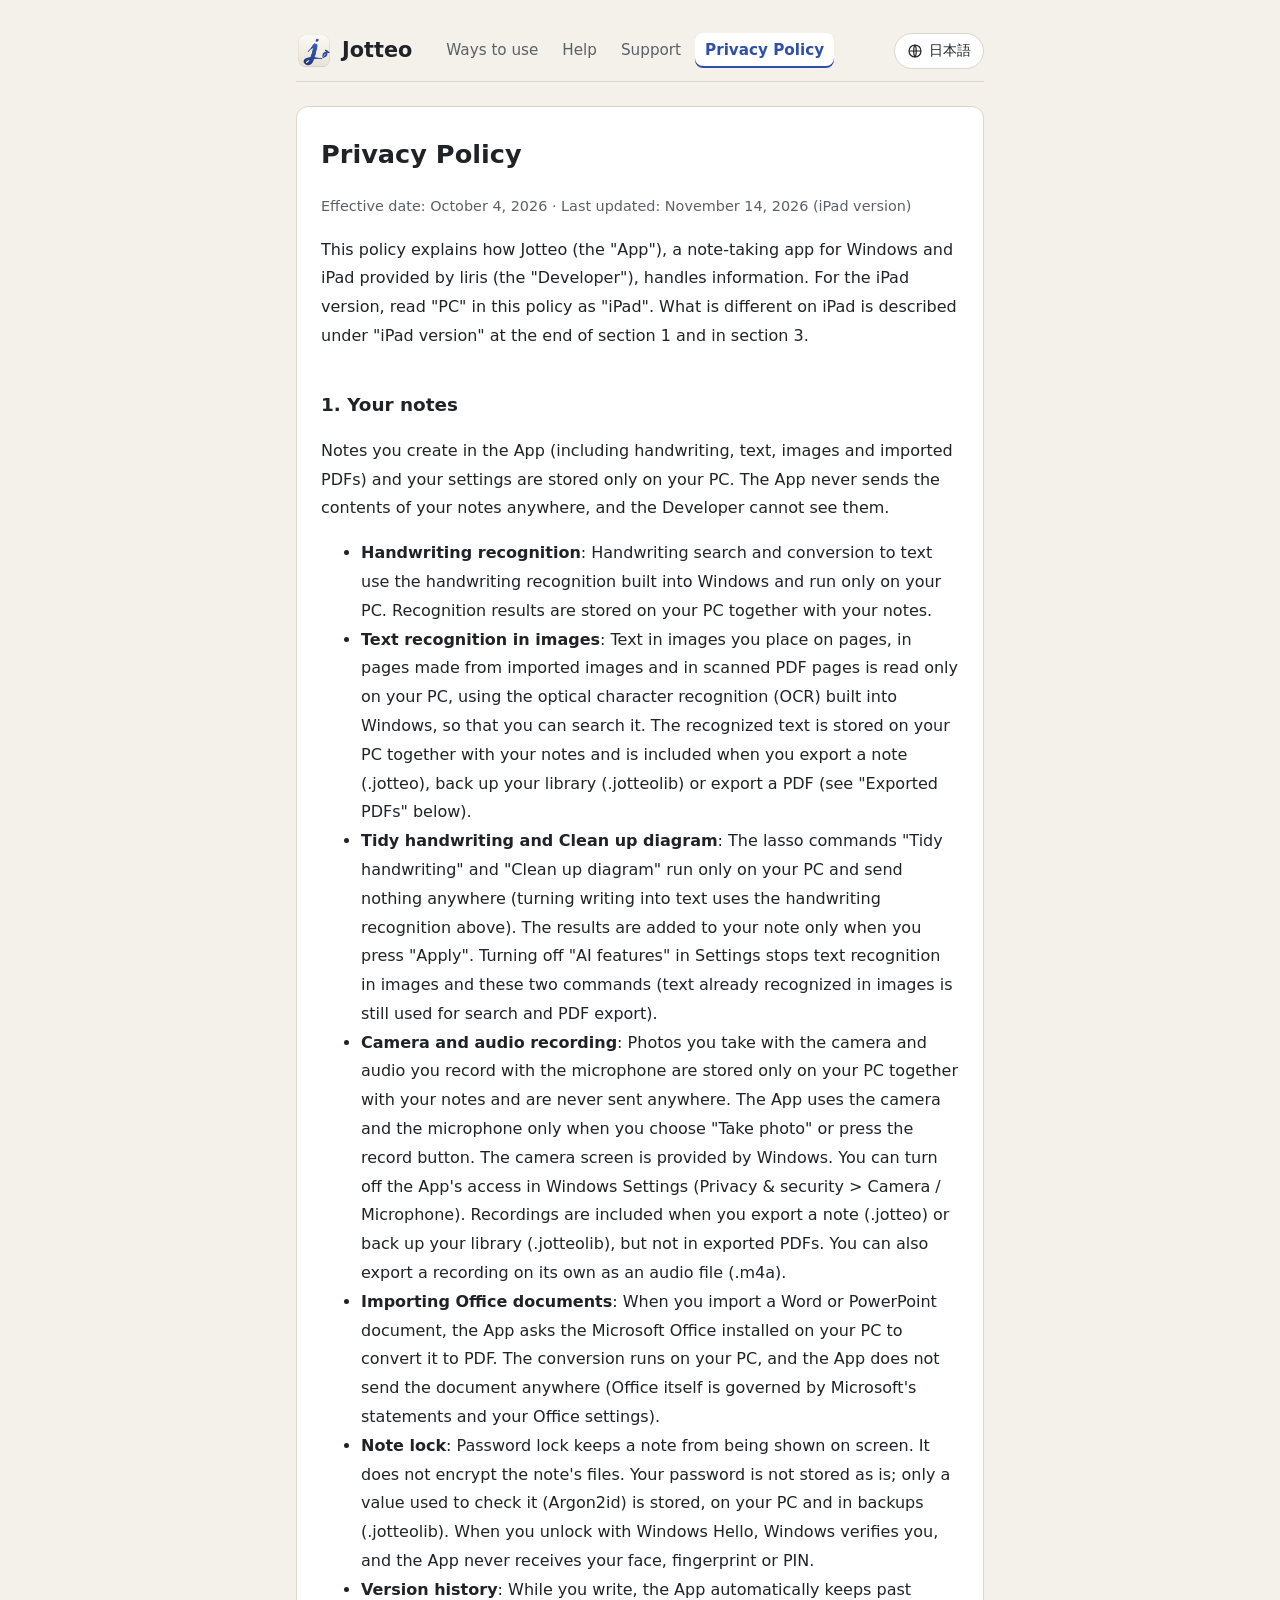
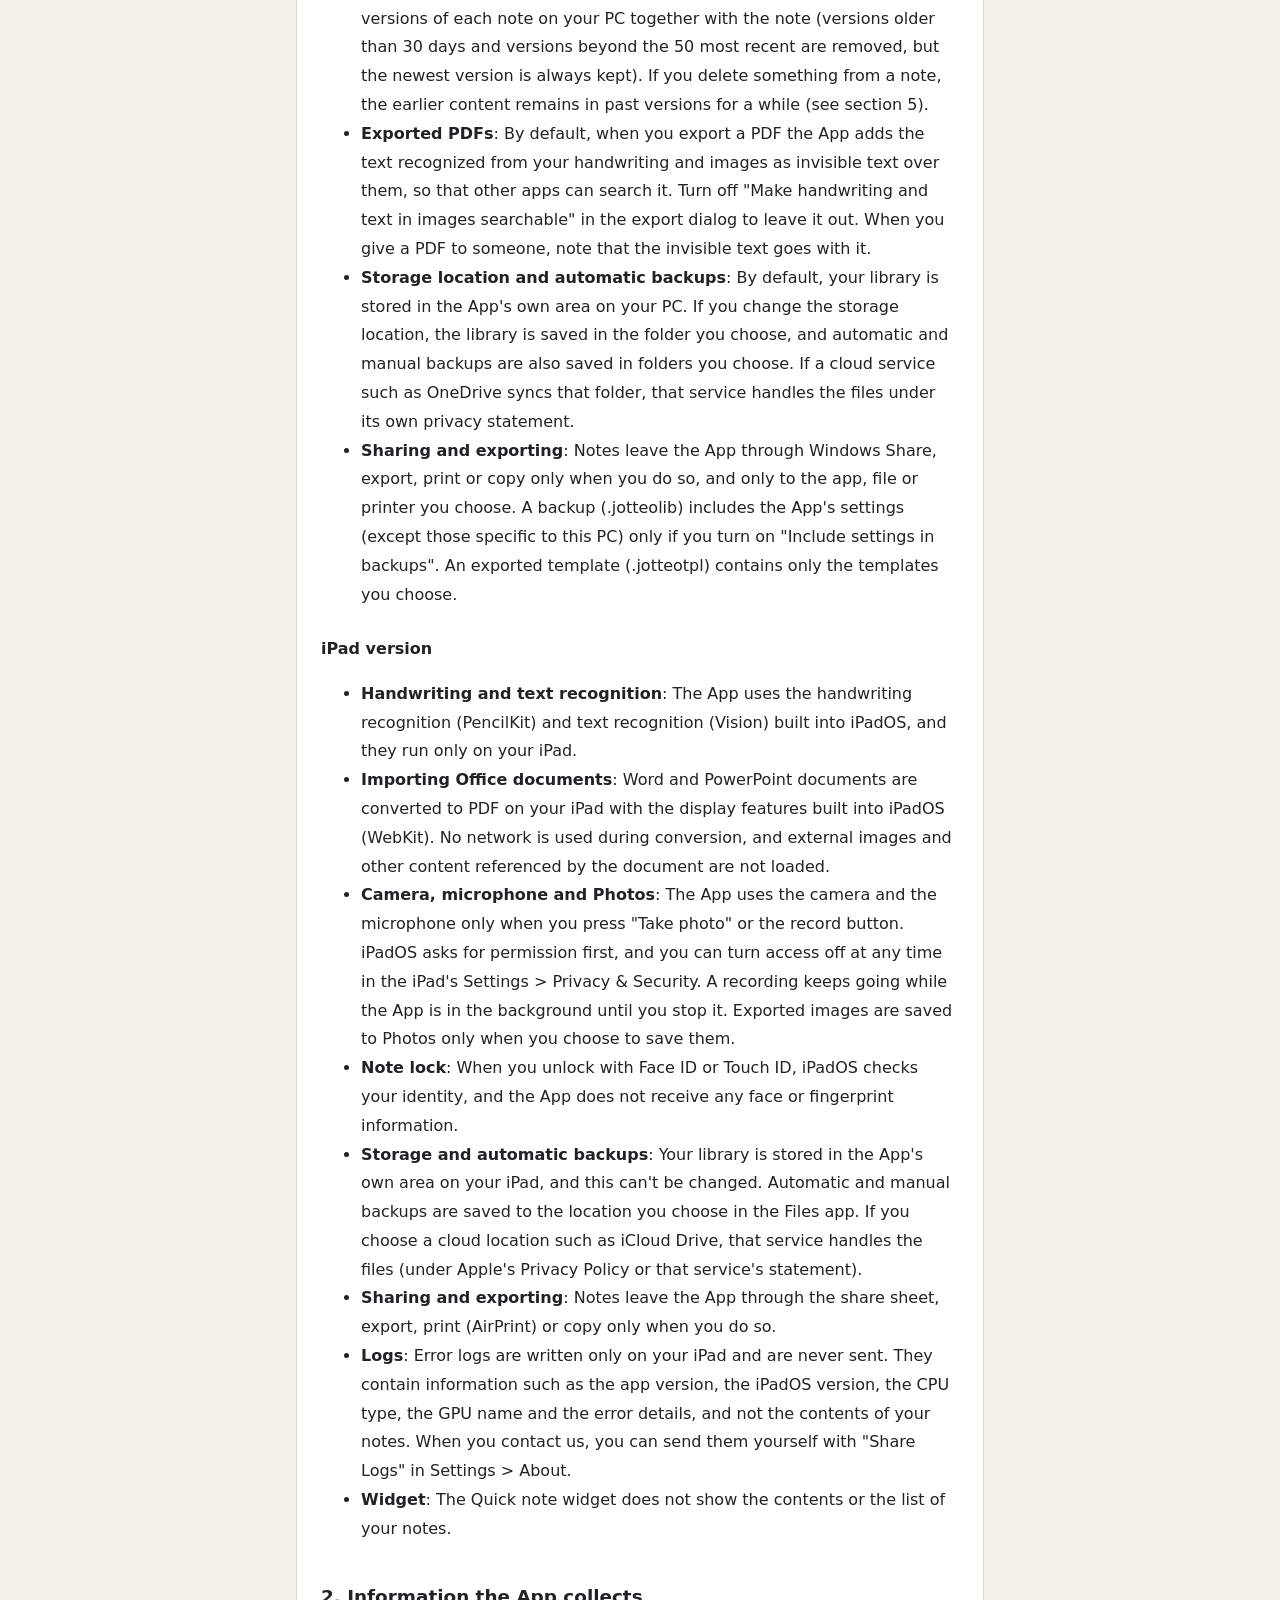
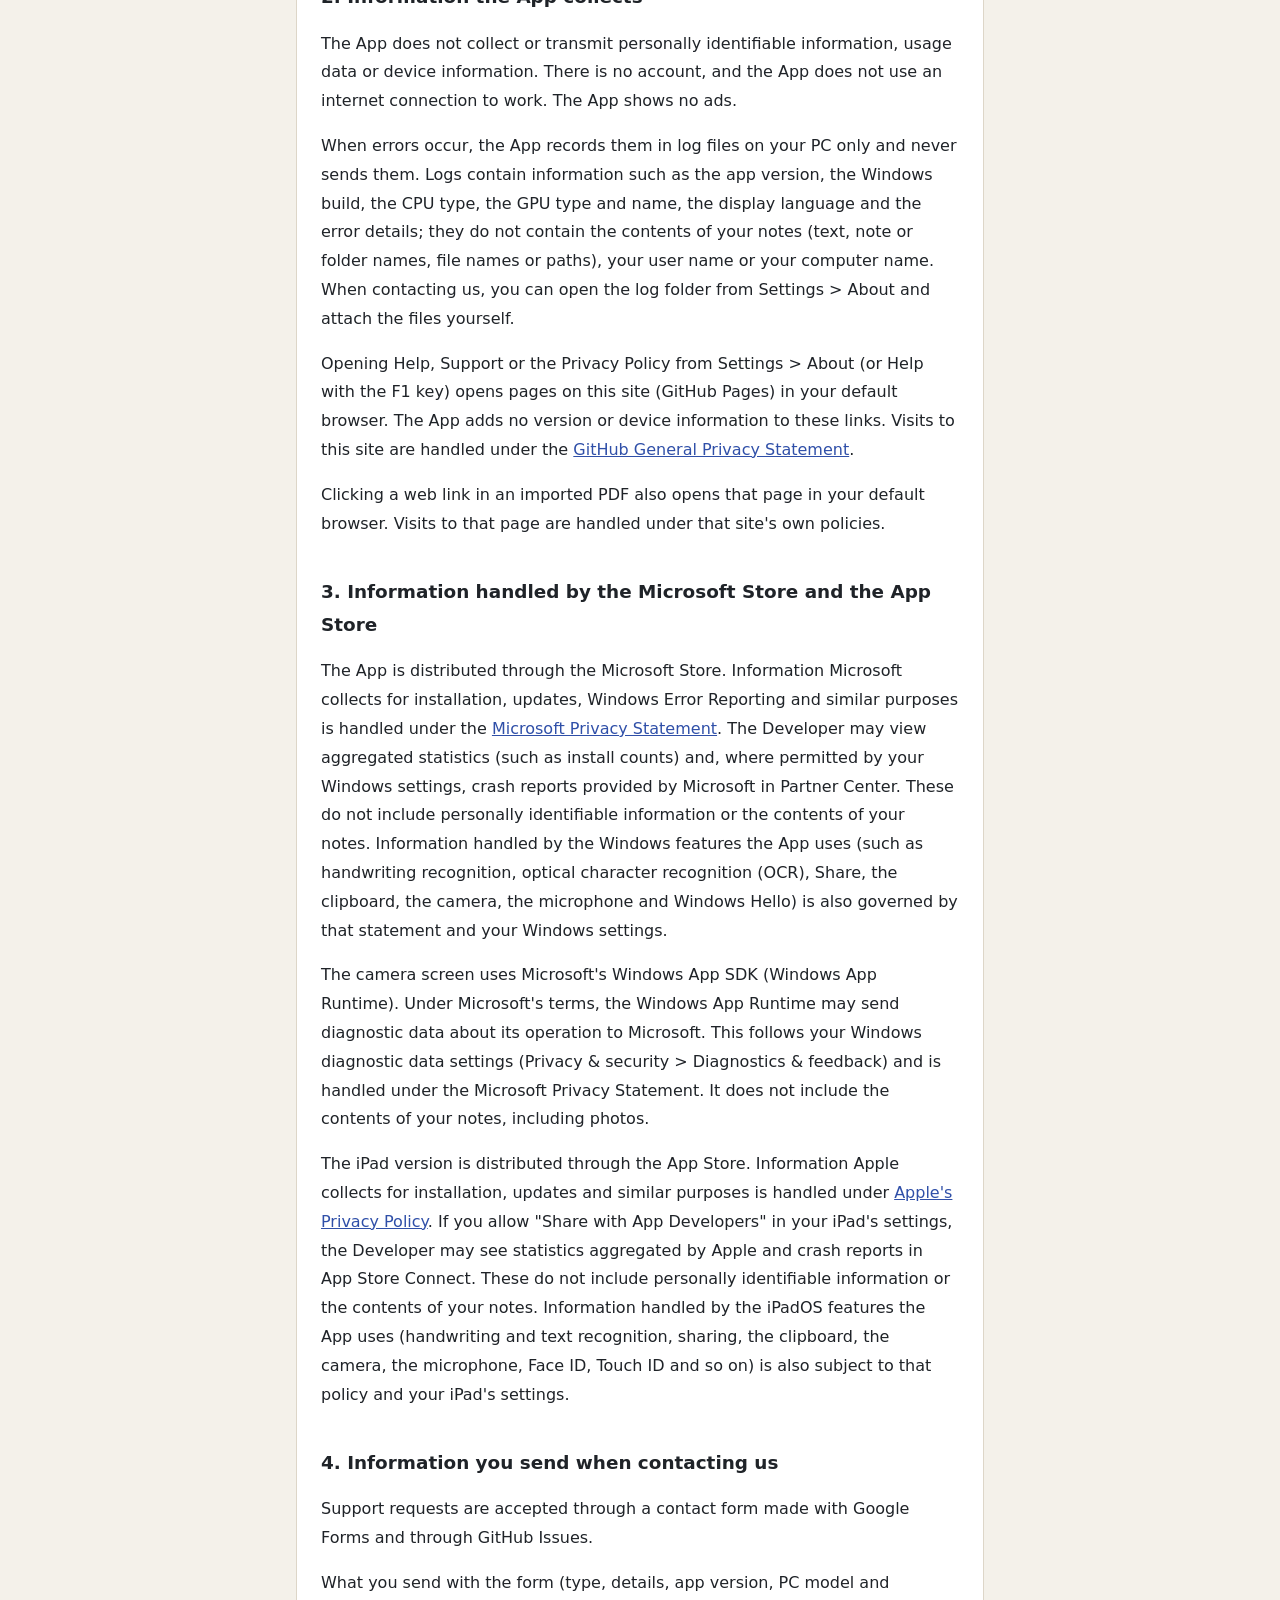
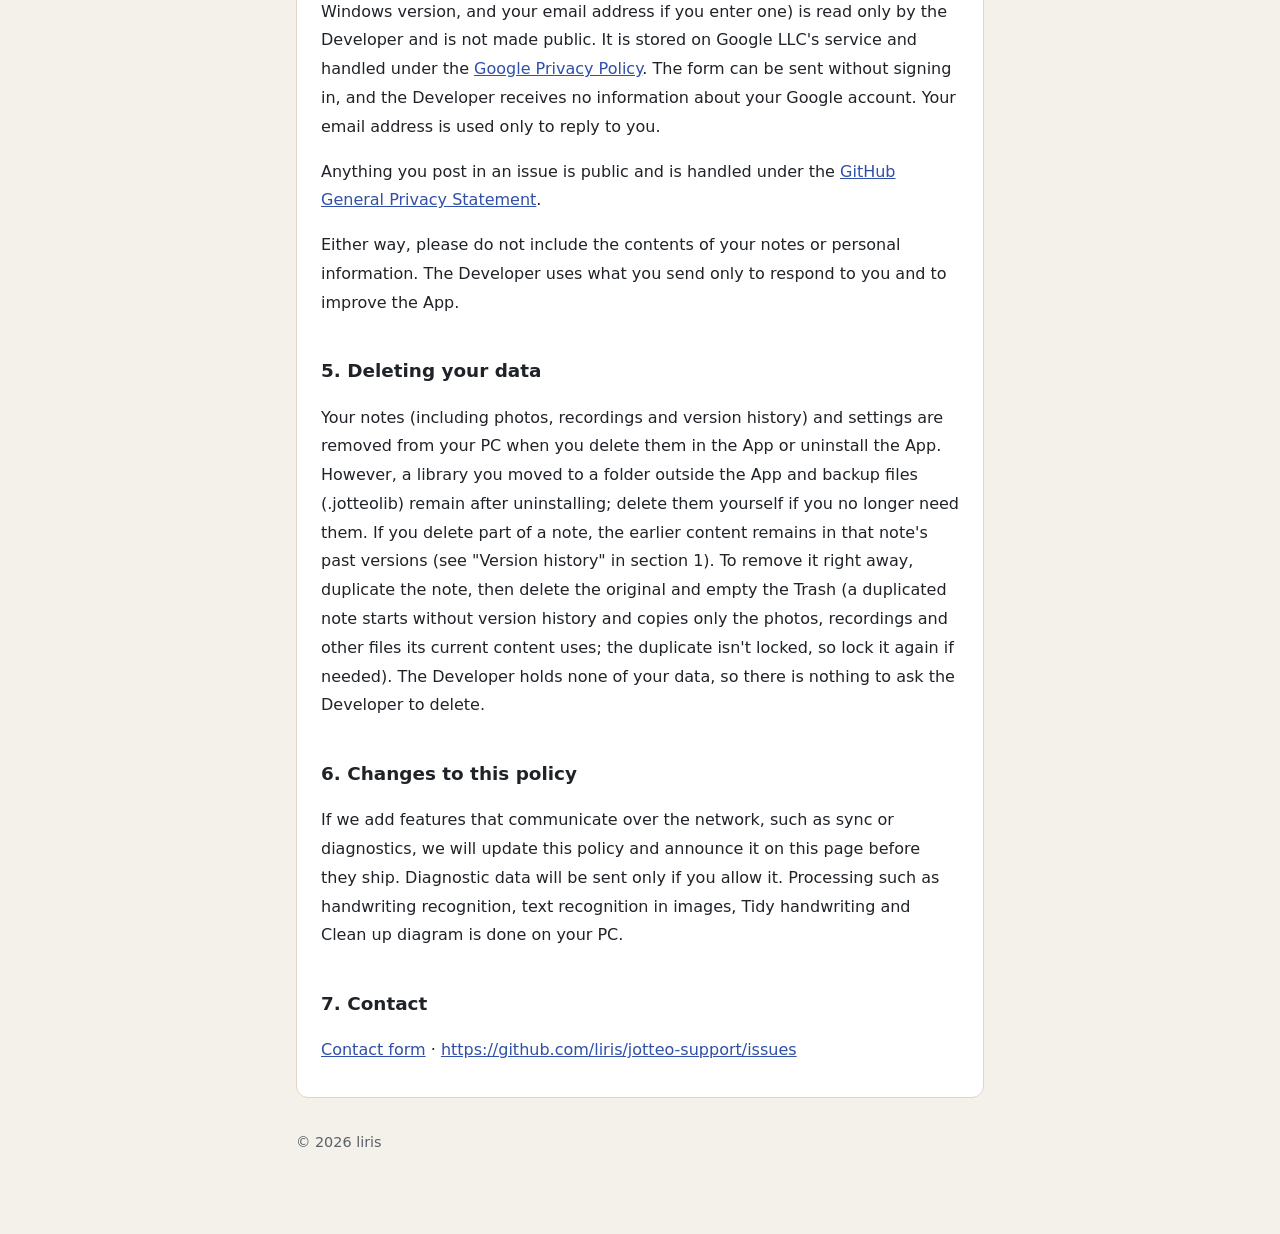
<file: privacy.html>
<!doctype html>
<html lang="ja" data-bilingual data-title-ja="Jotteo プライバシーポリシー" data-title-en="Jotteo Privacy Policy">
<head>
<meta charset="utf-8">
<meta name="viewport" content="width=device-width, initial-scale=1">
<title>Jotteo プライバシーポリシー / Privacy Policy</title>
<link rel="stylesheet" href="style.css?v=ff09af2d">
<link rel="icon" href="icon.png">
<script src="lang.js?v=e5487996"></script>
</head>
<body>
<main>
<header class="site">
<a class="brand" href="index.html"><img src="icon.png" alt="" width="36" height="36">Jotteo</a>
<nav class="pages" aria-label="Jotteo"><a href="use-cases.html" data-l="ja">使い方の事例</a><a href="use-cases.html" data-l="en" lang="en">Ways to use</a><a href="help.html" data-l="ja">ヘルプ</a><a href="help-en.html" data-l="en" lang="en">Help</a><a href="index.html#ja" data-l="ja">サポート</a><a href="index.html#en" data-l="en" lang="en">Support</a><a href="privacy.html" data-l="ja" aria-current="page">プライバシーポリシー</a><a href="privacy.html" data-l="en" lang="en" aria-current="page">Privacy Policy</a></nav>
<div class="lang"><a href="#en" data-switch-lang="en" data-l="ja" lang="en" hreflang="en"><svg viewBox="0 0 24 24" fill="none" stroke="currentColor" stroke-width="1.8" aria-hidden="true"><circle cx="12" cy="12" r="9"/><path d="M3 12h18M12 3c2.5 2.7 2.5 15.3 0 18M12 3c-2.5 2.7-2.5 15.3 0 18"/></svg>English</a><a href="#ja" data-switch-lang="ja" data-l="en" lang="ja" hreflang="ja"><svg viewBox="0 0 24 24" fill="none" stroke="currentColor" stroke-width="1.8" aria-hidden="true"><circle cx="12" cy="12" r="9"/><path d="M3 12h18M12 3c2.5 2.7 2.5 15.3 0 18M12 3c-2.5 2.7-2.5 15.3 0 18"/></svg>日本語</a></div>
</header>

<section id="ja" lang="ja" data-l="ja">
<h1>プライバシーポリシー</h1>
<p class="muted">施行日: 2026 年 10 月 4 日 ・ 改定日: 2026 年 11 月 14 日（iPad 版）</p>
<p>このポリシーは、liris（以下「開発者」）が提供する Windows・iPad 用のノートアプリ Jotteo（以下「本アプリ」）での情報の扱いを説明します。iPad 版では、文中の「PC」を「iPad」に読み替えてください。iPad 版で違うところは、第 1 節の終わりの「iPad 版」と第 3 節にまとめています。</p>

<h2>1. ノートの内容</h2>
<p>本アプリで書いたノート（手書き・文字・画像・読み込んだ PDF を含みます）と設定は、お使いの PC の中にだけ保存されます。本アプリはノートの内容を外部へ送信せず、開発者がノートの内容を見ることはできません。</p>
<ul>
<li><strong>手書き認識</strong>: 手書きの検索とテキストへの変換は、Windows に入っている手書き認識の機能を使い、PC の中だけで行います。認識した結果もノートと一緒に PC の中に保存します。</li>
<li><strong>画像の文字の認識</strong>: ページに置いた画像、画像を読み込んで作ったページと、スキャンした PDF のページの文字を、Windows に入っている文字認識（OCR）の機能を使って PC の中だけで読み取り、検索に使います。読み取った文字はノートと一緒に PC の中に保存し、ノートの書き出し（.jotteo）とバックアップ（.jotteolib）、書き出した PDF（下の「書き出した PDF」）に入ります。</li>
<li><strong>手書きを整える・図の清書</strong>: 投げ縄の「手書きを整える」「図を清書」は、PC の中だけで処理し、外部へ何も送りません（文字をテキストにするときは、上の手書き認識を使います）。結果は、あなたが「適用」を押したときだけノートに入ります。設定の「AI 機能」を切ると、画像の文字の認識と、この 2 つを使いません（読み取り済みの画像の文字は、検索と PDF の書き出しに使います）。</li>
<li><strong>カメラと録音</strong>: カメラで撮った写真と、マイクで録った音声（録音）は、ノートと一緒に PC の中にだけ保存し、送信しません。カメラとマイクを使うのは、あなたが「カメラで撮る」や録音のボタンを押したときだけです。カメラで撮る画面は Windows のものです。Windows の設定（プライバシーとセキュリティ &gt; カメラ / マイク）で、本アプリに使わせないようにできます。録音はノートの書き出し（.jotteo）とバックアップ（.jotteolib）に含まれます。PDF の書き出しには含まれません。録音だけを音声のファイル（.m4a）に書き出すこともできます。</li>
<li><strong>Office 文書の取り込み</strong>: Word・PowerPoint の文書を取り込むときは、PC に入っている Microsoft Office を呼び出して PDF に変えます。変換は PC の中で行い、本アプリは文書を外部へ送りません（Office の動作は Microsoft の声明と Office の設定に従います）。</li>
<li><strong>ノートのロック</strong>: パスワードロックは、ノートを画面に出さないようにする保護です。ノートのファイルは暗号化しません。パスワードはそのまま保存せず、確かめるための値（Argon2id）だけを、PC の中とバックアップ（.jotteolib）に保存します。Windows Hello で解くときは、本人の確認を Windows が行い、本アプリは顔・指紋・PIN を受け取りません。</li>
<li><strong>版の履歴</strong>: 書いている間、ノートの過去の内容を版として、ノートと一緒に PC の中に自動で残します（30 日を過ぎた版と、50 を超えた古い版は消します。最も新しい版は古くても残します）。ノートの中身を消しても、消す前の内容はしばらく過去の版に残ります（第 5 節）。</li>
<li><strong>書き出した PDF</strong>: PDF に書き出すとき、既定では手書きと画像から認識した文字を、手書き・画像の位置に見えない文字として入れます（ほかのアプリで検索できるようにするため）。書き出しのダイアログの「手書きと画像の文字を検索できるようにする」を切ると入れません。PDF を人に渡すときは、見えない文字も一緒に渡ることにご注意ください。</li>
<li><strong>保存場所と自動バックアップ</strong>: ライブラリは、既定では PC の中のアプリ用の場所に保存します。設定で保存場所を変えたときのライブラリと、自動バックアップ・手動のバックアップは、あなたが選んだフォルダに保存します。そのフォルダを OneDrive などのクラウドのサービスが同期している場合は、そのサービスがファイルを扱います（そのサービスのプライバシーに関する声明に従います）。</li>
<li><strong>共有・書き出し</strong>: Windows の「共有」や書き出し・印刷・コピーでノートを渡すのは、あなたが操作したときだけで、渡す先はあなたが選んだアプリ・ファイル・プリンターです。バックアップ（.jotteolib）には、設定の「バックアップに設定も含める」をオンにしたときだけ、本アプリの設定（この PC だけのものを除く）も入ります。テンプレートの書き出し（.jotteotpl）には、選んだテンプレートだけが入ります。</li>
</ul>

<h3 id="ipad">iPad 版</h3>
<ul>
<li><strong>手書き認識・画像の文字の認識</strong>: iPadOS に入っている手書き認識（PencilKit）と文字認識（Vision）を使い、iPad の中だけで行います。</li>
<li><strong>Office 文書の取り込み</strong>: Word・PowerPoint の文書は、iPadOS に入っている表示の機能（WebKit）で iPad の中で PDF に変えます。変換の間はネットワークを使わず、文書の中の外部の画像などを読みに行きません。</li>
<li><strong>カメラ・マイク・写真</strong>: カメラ・マイクを使うのは、あなたが「カメラで撮る」や録音のボタンを押したときだけです。iPadOS が初めに許可を求め、iPad の 設定 &gt; プライバシーとセキュリティ で、いつでも使わせないようにできます。録音は、録音を止めるまで、本アプリが裏に回っても続きます。書き出した画像を「写真」に保存するのは、あなたが保存を選んだときだけです。</li>
<li><strong>ノートのロック</strong>: Face ID・Touch ID で解くときは、本人の確認を iPadOS が行い、本アプリは顔・指紋の情報を受け取りません。</li>
<li><strong>保存場所と自動バックアップ</strong>: ライブラリは iPad の中の本アプリの場所に保存し、変えられません。自動バックアップと手動のバックアップは、あなたが「ファイル」App で選んだ場所に保存します。iCloud Drive など、クラウドのサービスの場所を選んだときは、そのサービスがファイルを扱います（Apple のプライバシーポリシーや、そのサービスの声明に従います）。</li>
<li><strong>共有・書き出し</strong>: 共有シート・書き出し・印刷（AirPrint）・コピーでノートを渡すのは、あなたが操作したときだけです。</li>
<li><strong>ログ</strong>: エラーの記録は iPad の中にだけ書き、送信しません。ログには版・iPadOS の版・CPU の種類・GPU の名前・エラーの内容などを書き、ノートの内容は書きません。お問い合わせのときに、設定の「このアプリについて」の「ログを共有」で、ご自身で送れます。</li>
<li><strong>ウィジェット</strong>: クイックノートのウィジェットは、ノートの内容や一覧を表示しません。</li>
</ul>

<h2>2. 本アプリが集める情報</h2>
<p>本アプリは、個人を特定できる情報、利用状況、端末の情報を集めず、送信もしません。アカウント登録はなく、動作にインターネット接続を使いません。広告も表示しません。</p>
<p>エラーが起きたときの記録（ログ）は、PC の中のファイルにだけ書き、送信しません。ログには版・Windows のビルド・CPU の種類・GPU の種類と名前・表示言語・エラーの内容などを書き、ノートの内容（文字・ノートやフォルダの名前・ファイル名・パス）やユーザー名・コンピューター名は書きません。お問い合わせのときに、設定の「このアプリについて」からログのフォルダを開き、ご自身で添付できます。</p>
<p>設定の「このアプリについて」からヘルプ・サポート・プライバシーポリシーを開くと（ヘルプは F1 キーでも開きます）、既定のブラウザーでこのサイト（GitHub Pages）のページが開きます。本アプリはそのとき版や端末の情報を付けません。このサイトへのアクセスは GitHub, Inc. の<a href="https://docs.github.com/site-policy/privacy-policies/github-general-privacy-statement">プライバシーに関する声明</a>に従って扱われます。</p>
<p>読み込んだ PDF の中の Web のリンクを押したときも、既定のブラウザーでそのページが開きます。そのページへのアクセスは、そのサイトのポリシーに従って扱われます。</p>

<h2>3. Microsoft Store・App Store が扱う情報</h2>
<p>本アプリは Microsoft Store で配布しています。インストールや更新、Windows のエラー報告などで Microsoft が集める情報は、<a href="https://privacy.microsoft.com/privacystatement">Microsoft のプライバシーに関する声明</a>に従って扱われます。開発者は、Microsoft が提供する集計された統計（インストール数など）と、Windows の設定で許可された場合のクラッシュの報告を Partner Center で見ることがあります。これらに個人を特定できる情報やノートの内容は含まれません。本アプリが使う Windows の機能（手書き認識・文字認識（OCR）・共有・クリップボード・カメラ・マイク・Windows Hello など）が扱う情報も、同じ声明と Windows の設定に従います。</p>
<p>カメラで撮る画面には、Microsoft の Windows App SDK（Windows App Runtime）を使っています。Windows App Runtime は、Microsoft の利用条件に従い、動作の診断データを Microsoft へ送ることがあります。これは Windows の診断データの設定（プライバシーとセキュリティ &gt; 診断とフィードバック）に従い、Microsoft のプライバシーに関する声明に従って扱われます。本アプリのノートの内容（写真を含みます）は含まれません。</p>

<p>iPad 版は App Store で配布しています。インストールや更新などで Apple が集める情報は、<a href="https://www.apple.com/legal/privacy/">Apple のプライバシーポリシー</a>に従って扱われます。iPad の設定で「App デベロッパと共有」を許可している場合、開発者は App Store Connect で、Apple が集計した統計とクラッシュの報告を見ることがあります。これらに個人を特定できる情報やノートの内容は含まれません。本アプリが使う iPadOS の機能（手書き認識・文字認識・共有・クリップボード・カメラ・マイク・Face ID・Touch ID など）が扱う情報も、同じポリシーと iPad の設定に従います。</p>

<h2>4. お問い合わせで送られる情報</h2>
<p>お問い合わせは、Google フォームで作ったお問い合わせのフォームと、GitHub の Issue で受け付けています。</p>
<p>フォームで送った内容（種類・内容・版・PC の機種と Windows の版、書いた場合はメールアドレス）は開発者だけが読み、公開しません。送った内容は Google LLC のサービスに保存され、Google の<a href="https://policies.google.com/privacy">プライバシー ポリシー</a>に従って扱われます。フォームはログインなしで送れ、開発者はあなたの Google アカウントの情報を受け取りません。メールアドレスは、お問い合わせへの返事にだけ使います。</p>
<p>Issue に書いた内容は公開され、GitHub, Inc. の<a href="https://docs.github.com/site-policy/privacy-policies/github-general-privacy-statement">プライバシーに関する声明</a>に従って扱われます。</p>
<p>どちらの場合も、ノートの内容や個人情報は書かないでください。開発者は、お問い合わせの内容をお問い合わせへの対応と本アプリの改善にだけ使います。</p>

<h2>5. データの削除</h2>
<p>ノート（写真・録音・版の履歴を含みます）と設定は、本アプリの中で削除するか、本アプリをアンインストールすると PC から消えます。ただし、保存場所をアプリの外のフォルダに変えたライブラリと、バックアップのファイル（.jotteolib）はアンインストールしても残ります。要らなければご自身で削除してください。ノートの中身の一部を消しても、消す前の内容は、そのノートの過去の版に残ります（第 1 節「版の履歴」）。すぐに消したいときは、ノートを複製してから元のノートを削除し、ゴミ箱を空にしてください（複製したノートは版の履歴を持たず、今の内容が使っている写真・録音などのファイルだけを写します。複製したノートにはロックが付かないので、要るときは掛け直してください）。開発者の手元にあなたのデータはないため、開発者に削除を依頼する必要はありません。</p>

<h2>6. このポリシーの変更</h2>
<p>将来、同期や診断情報の送信など、外部と通信する機能を足すときは、その前にこのポリシーを改め、このページでお知らせします。診断情報の送信は、あなたが許可した場合にだけ行います。手書き認識・画像の文字の認識・手書きを整える・図の清書などの処理は、PC の中だけで行います。</p>

<h2>7. お問い合わせ先</h2>
<p><a href="https://docs.google.com/forms/d/e/1FAIpQLSctzRzBnqN3Wds4sMEjpRbq36beiBOKvS9YRPBk_GlLHS8aUQ/viewform">お問い合わせのフォーム</a> ・ <a href="https://github.com/liris/jotteo-support/issues">https://github.com/liris/jotteo-support/issues</a></p>
</section>

<section id="en" lang="en" data-l="en">
<h1>Privacy Policy</h1>
<p class="muted">Effective date: October 4, 2026 · Last updated: November 14, 2026 (iPad version)</p>
<p>This policy explains how Jotteo (the "App"), a note-taking app for Windows and iPad provided by liris (the "Developer"), handles information. For the iPad version, read "PC" in this policy as "iPad". What is different on iPad is described under "iPad version" at the end of section 1 and in section 3.</p>

<h2>1. Your notes</h2>
<p>Notes you create in the App (including handwriting, text, images and imported PDFs) and your settings are stored only on your PC. The App never sends the contents of your notes anywhere, and the Developer cannot see them.</p>
<ul>
<li><strong>Handwriting recognition</strong>: Handwriting search and conversion to text use the handwriting recognition built into Windows and run only on your PC. Recognition results are stored on your PC together with your notes.</li>
<li><strong>Text recognition in images</strong>: Text in images you place on pages, in pages made from imported images and in scanned PDF pages is read only on your PC, using the optical character recognition (OCR) built into Windows, so that you can search it. The recognized text is stored on your PC together with your notes and is included when you export a note (.jotteo), back up your library (.jotteolib) or export a PDF (see "Exported PDFs" below).</li>
<li><strong>Tidy handwriting and Clean up diagram</strong>: The lasso commands "Tidy handwriting" and "Clean up diagram" run only on your PC and send nothing anywhere (turning writing into text uses the handwriting recognition above). The results are added to your note only when you press "Apply". Turning off "AI features" in Settings stops text recognition in images and these two commands (text already recognized in images is still used for search and PDF export).</li>
<li><strong>Camera and audio recording</strong>: Photos you take with the camera and audio you record with the microphone are stored only on your PC together with your notes and are never sent anywhere. The App uses the camera and the microphone only when you choose "Take photo" or press the record button. The camera screen is provided by Windows. You can turn off the App&#39;s access in Windows Settings (Privacy &amp; security &gt; Camera / Microphone). Recordings are included when you export a note (.jotteo) or back up your library (.jotteolib), but not in exported PDFs. You can also export a recording on its own as an audio file (.m4a).</li>
<li><strong>Importing Office documents</strong>: When you import a Word or PowerPoint document, the App asks the Microsoft Office installed on your PC to convert it to PDF. The conversion runs on your PC, and the App does not send the document anywhere (Office itself is governed by Microsoft&#39;s statements and your Office settings).</li>
<li><strong>Note lock</strong>: Password lock keeps a note from being shown on screen. It does not encrypt the note&#39;s files. Your password is not stored as is; only a value used to check it (Argon2id) is stored, on your PC and in backups (.jotteolib). When you unlock with Windows Hello, Windows verifies you, and the App never receives your face, fingerprint or PIN.</li>
<li><strong>Version history</strong>: While you write, the App automatically keeps past versions of each note on your PC together with the note (versions older than 30 days and versions beyond the 50 most recent are removed, but the newest version is always kept). If you delete something from a note, the earlier content remains in past versions for a while (see section 5).</li>
<li><strong>Exported PDFs</strong>: By default, when you export a PDF the App adds the text recognized from your handwriting and images as invisible text over them, so that other apps can search it. Turn off "Make handwriting and text in images searchable" in the export dialog to leave it out. When you give a PDF to someone, note that the invisible text goes with it.</li>
<li><strong>Storage location and automatic backups</strong>: By default, your library is stored in the App&#39;s own area on your PC. If you change the storage location, the library is saved in the folder you choose, and automatic and manual backups are also saved in folders you choose. If a cloud service such as OneDrive syncs that folder, that service handles the files under its own privacy statement.</li>
<li><strong>Sharing and exporting</strong>: Notes leave the App through Windows Share, export, print or copy only when you do so, and only to the app, file or printer you choose. A backup (.jotteolib) includes the App&#39;s settings (except those specific to this PC) only if you turn on "Include settings in backups". An exported template (.jotteotpl) contains only the templates you choose.</li>
</ul>

<h3 id="ipad-en">iPad version</h3>
<ul>
<li><strong>Handwriting and text recognition</strong>: The App uses the handwriting recognition (PencilKit) and text recognition (Vision) built into iPadOS, and they run only on your iPad.</li>
<li><strong>Importing Office documents</strong>: Word and PowerPoint documents are converted to PDF on your iPad with the display features built into iPadOS (WebKit). No network is used during conversion, and external images and other content referenced by the document are not loaded.</li>
<li><strong>Camera, microphone and Photos</strong>: The App uses the camera and the microphone only when you press "Take photo" or the record button. iPadOS asks for permission first, and you can turn access off at any time in the iPad's Settings &gt; Privacy &amp; Security. A recording keeps going while the App is in the background until you stop it. Exported images are saved to Photos only when you choose to save them.</li>
<li><strong>Note lock</strong>: When you unlock with Face ID or Touch ID, iPadOS checks your identity, and the App does not receive any face or fingerprint information.</li>
<li><strong>Storage and automatic backups</strong>: Your library is stored in the App's own area on your iPad, and this can't be changed. Automatic and manual backups are saved to the location you choose in the Files app. If you choose a cloud location such as iCloud Drive, that service handles the files (under Apple's Privacy Policy or that service's statement).</li>
<li><strong>Sharing and exporting</strong>: Notes leave the App through the share sheet, export, print (AirPrint) or copy only when you do so.</li>
<li><strong>Logs</strong>: Error logs are written only on your iPad and are never sent. They contain information such as the app version, the iPadOS version, the CPU type, the GPU name and the error details, and not the contents of your notes. When you contact us, you can send them yourself with "Share Logs" in Settings &gt; About.</li>
<li><strong>Widget</strong>: The Quick note widget does not show the contents or the list of your notes.</li>
</ul>

<h2>2. Information the App collects</h2>
<p>The App does not collect or transmit personally identifiable information, usage data or device information. There is no account, and the App does not use an internet connection to work. The App shows no ads.</p>
<p>When errors occur, the App records them in log files on your PC only and never sends them. Logs contain information such as the app version, the Windows build, the CPU type, the GPU type and name, the display language and the error details; they do not contain the contents of your notes (text, note or folder names, file names or paths), your user name or your computer name. When contacting us, you can open the log folder from Settings &gt; About and attach the files yourself.</p>
<p>Opening Help, Support or the Privacy Policy from Settings &gt; About (or Help with the F1 key) opens pages on this site (GitHub Pages) in your default browser. The App adds no version or device information to these links. Visits to this site are handled under the <a href="https://docs.github.com/site-policy/privacy-policies/github-general-privacy-statement">GitHub General Privacy Statement</a>.</p>
<p>Clicking a web link in an imported PDF also opens that page in your default browser. Visits to that page are handled under that site's own policies.</p>

<h2>3. Information handled by the Microsoft Store and the App Store</h2>
<p>The App is distributed through the Microsoft Store. Information Microsoft collects for installation, updates, Windows Error Reporting and similar purposes is handled under the <a href="https://privacy.microsoft.com/privacystatement">Microsoft Privacy Statement</a>. The Developer may view aggregated statistics (such as install counts) and, where permitted by your Windows settings, crash reports provided by Microsoft in Partner Center. These do not include personally identifiable information or the contents of your notes. Information handled by the Windows features the App uses (such as handwriting recognition, optical character recognition (OCR), Share, the clipboard, the camera, the microphone and Windows Hello) is also governed by that statement and your Windows settings.</p>
<p>The camera screen uses Microsoft&#39;s Windows App SDK (Windows App Runtime). Under Microsoft&#39;s terms, the Windows App Runtime may send diagnostic data about its operation to Microsoft. This follows your Windows diagnostic data settings (Privacy &amp; security &gt; Diagnostics &amp; feedback) and is handled under the Microsoft Privacy Statement. It does not include the contents of your notes, including photos.</p>

<p>The iPad version is distributed through the App Store. Information Apple collects for installation, updates and similar purposes is handled under <a href="https://www.apple.com/legal/privacy/">Apple's Privacy Policy</a>. If you allow "Share with App Developers" in your iPad's settings, the Developer may see statistics aggregated by Apple and crash reports in App Store Connect. These do not include personally identifiable information or the contents of your notes. Information handled by the iPadOS features the App uses (handwriting and text recognition, sharing, the clipboard, the camera, the microphone, Face ID, Touch ID and so on) is also subject to that policy and your iPad's settings.</p>

<h2>4. Information you send when contacting us</h2>
<p>Support requests are accepted through a contact form made with Google Forms and through GitHub Issues.</p>
<p>What you send with the form (type, details, app version, PC model and Windows version, and your email address if you enter one) is read only by the Developer and is not made public. It is stored on Google LLC's service and handled under the <a href="https://policies.google.com/privacy">Google Privacy Policy</a>. The form can be sent without signing in, and the Developer receives no information about your Google account. Your email address is used only to reply to you.</p>
<p>Anything you post in an issue is public and is handled under the <a href="https://docs.github.com/site-policy/privacy-policies/github-general-privacy-statement">GitHub General Privacy Statement</a>.</p>
<p>Either way, please do not include the contents of your notes or personal information. The Developer uses what you send only to respond to you and to improve the App.</p>

<h2>5. Deleting your data</h2>
<p>Your notes (including photos, recordings and version history) and settings are removed from your PC when you delete them in the App or uninstall the App. However, a library you moved to a folder outside the App and backup files (.jotteolib) remain after uninstalling; delete them yourself if you no longer need them. If you delete part of a note, the earlier content remains in that note&#39;s past versions (see "Version history" in section 1). To remove it right away, duplicate the note, then delete the original and empty the Trash (a duplicated note starts without version history and copies only the photos, recordings and other files its current content uses; the duplicate isn&#39;t locked, so lock it again if needed). The Developer holds none of your data, so there is nothing to ask the Developer to delete.</p>

<h2>6. Changes to this policy</h2>
<p>If we add features that communicate over the network, such as sync or diagnostics, we will update this policy and announce it on this page before they ship. Diagnostic data will be sent only if you allow it. Processing such as handwriting recognition, text recognition in images, Tidy handwriting and Clean up diagram is done on your PC.</p>

<h2>7. Contact</h2>
<p><a href="https://docs.google.com/forms/d/e/1FAIpQLSctzRzBnqN3Wds4sMEjpRbq36beiBOKvS9YRPBk_GlLHS8aUQ/viewform">Contact form</a> · <a href="https://github.com/liris/jotteo-support/issues">https://github.com/liris/jotteo-support/issues</a></p>
</section>

<p class="muted">© 2026 liris</p>
</main>
</body>
</html>
</file>
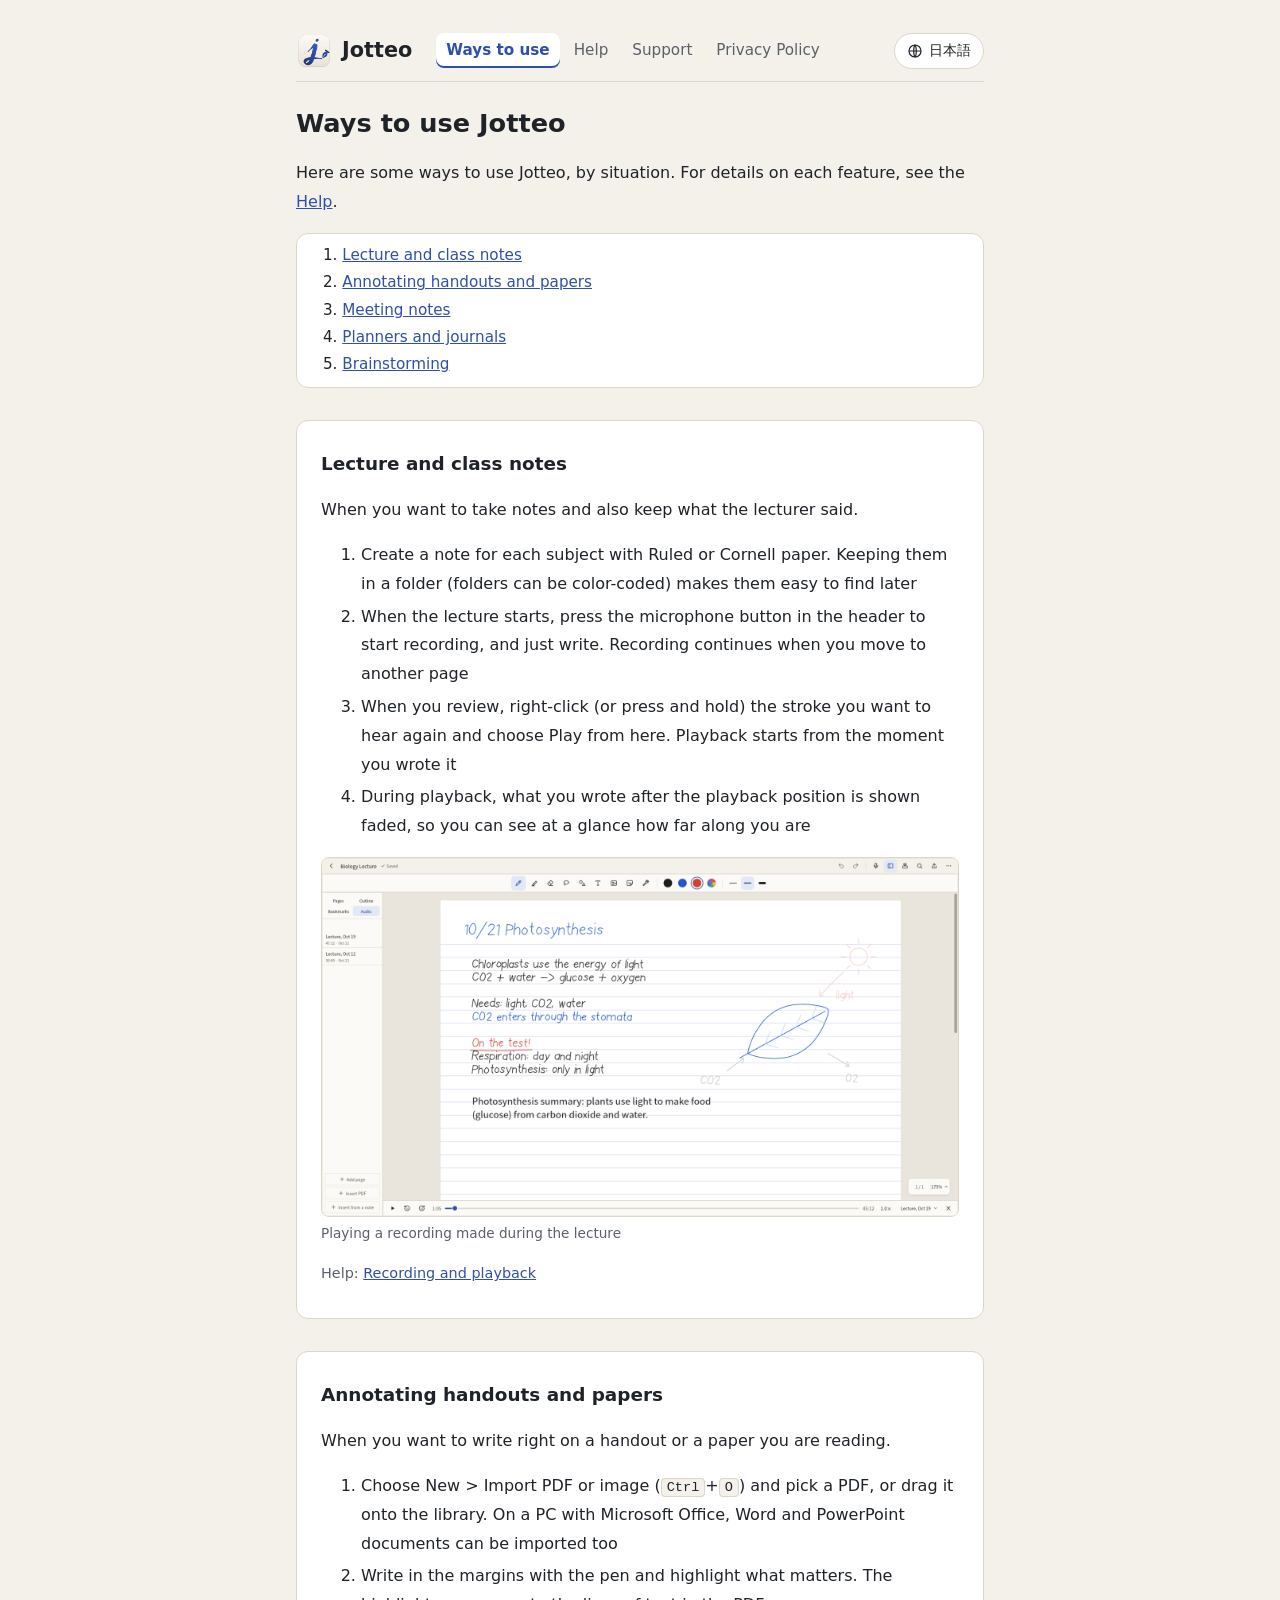
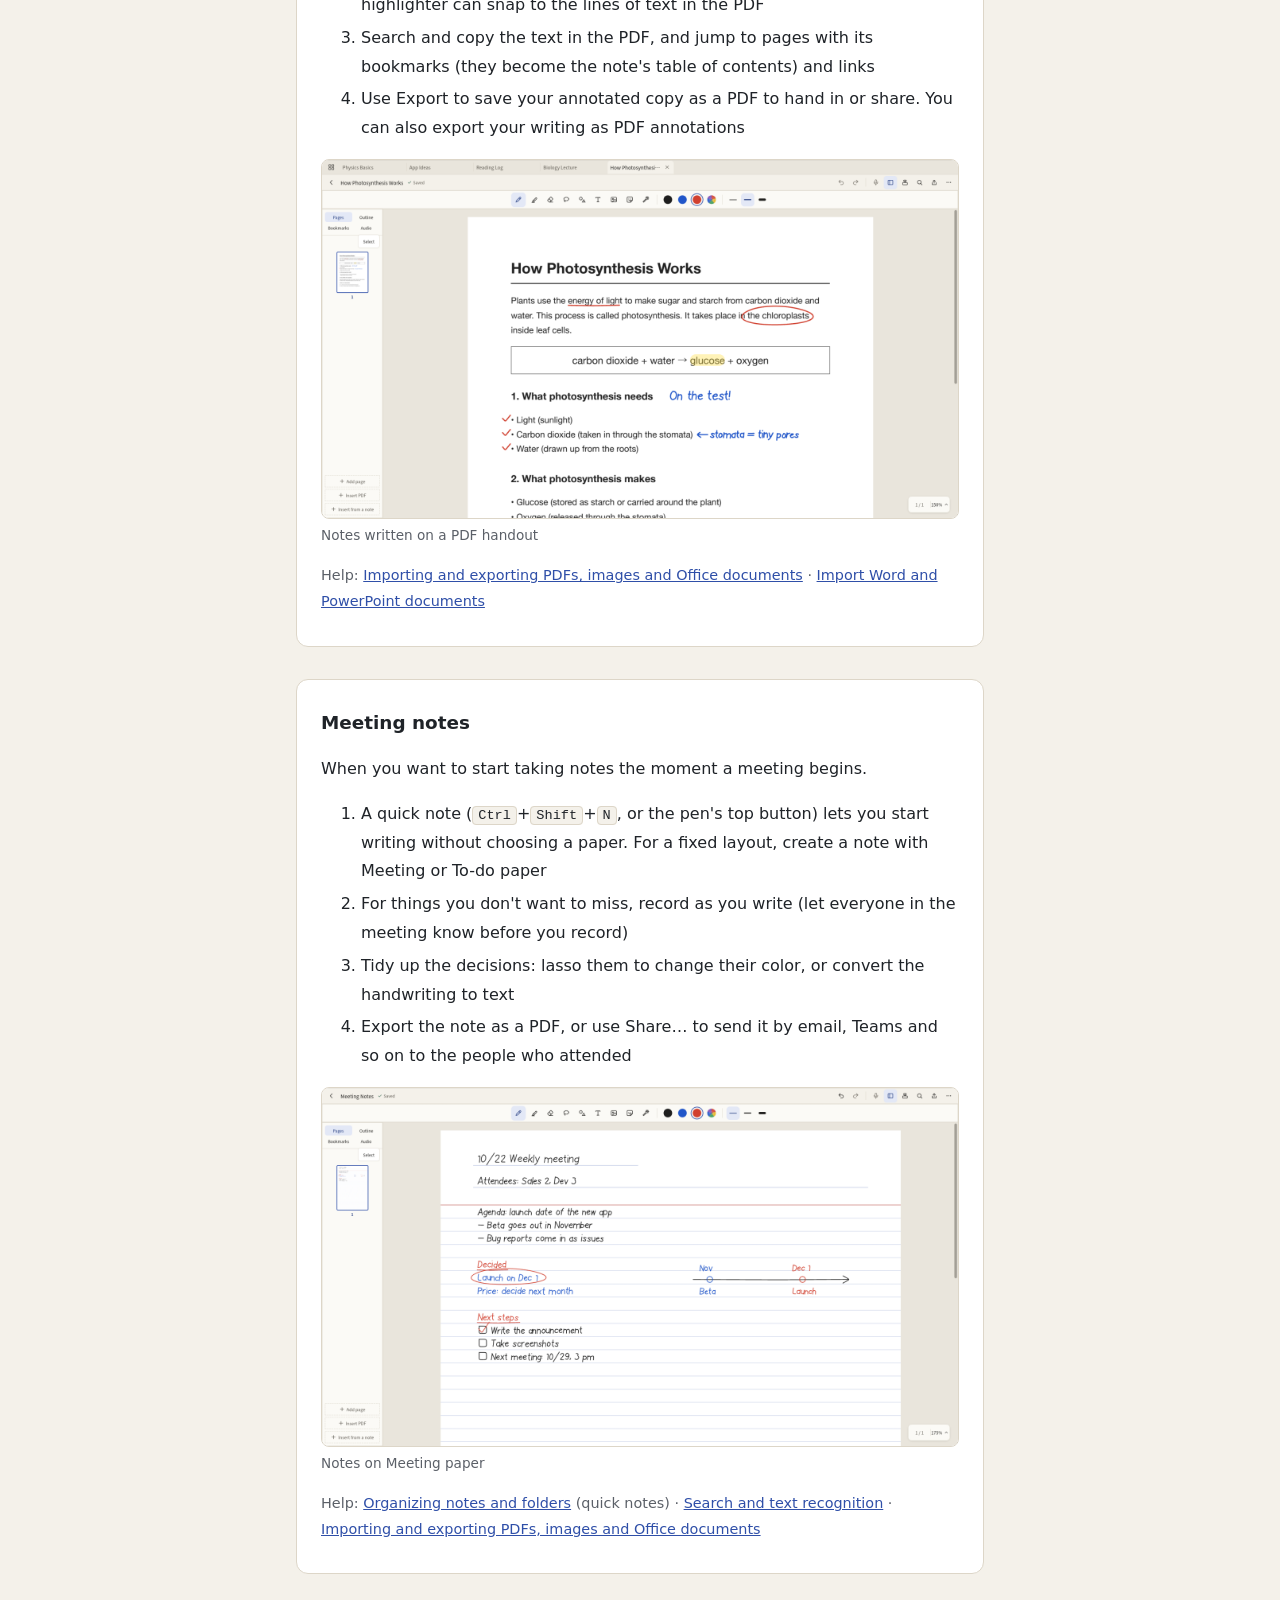
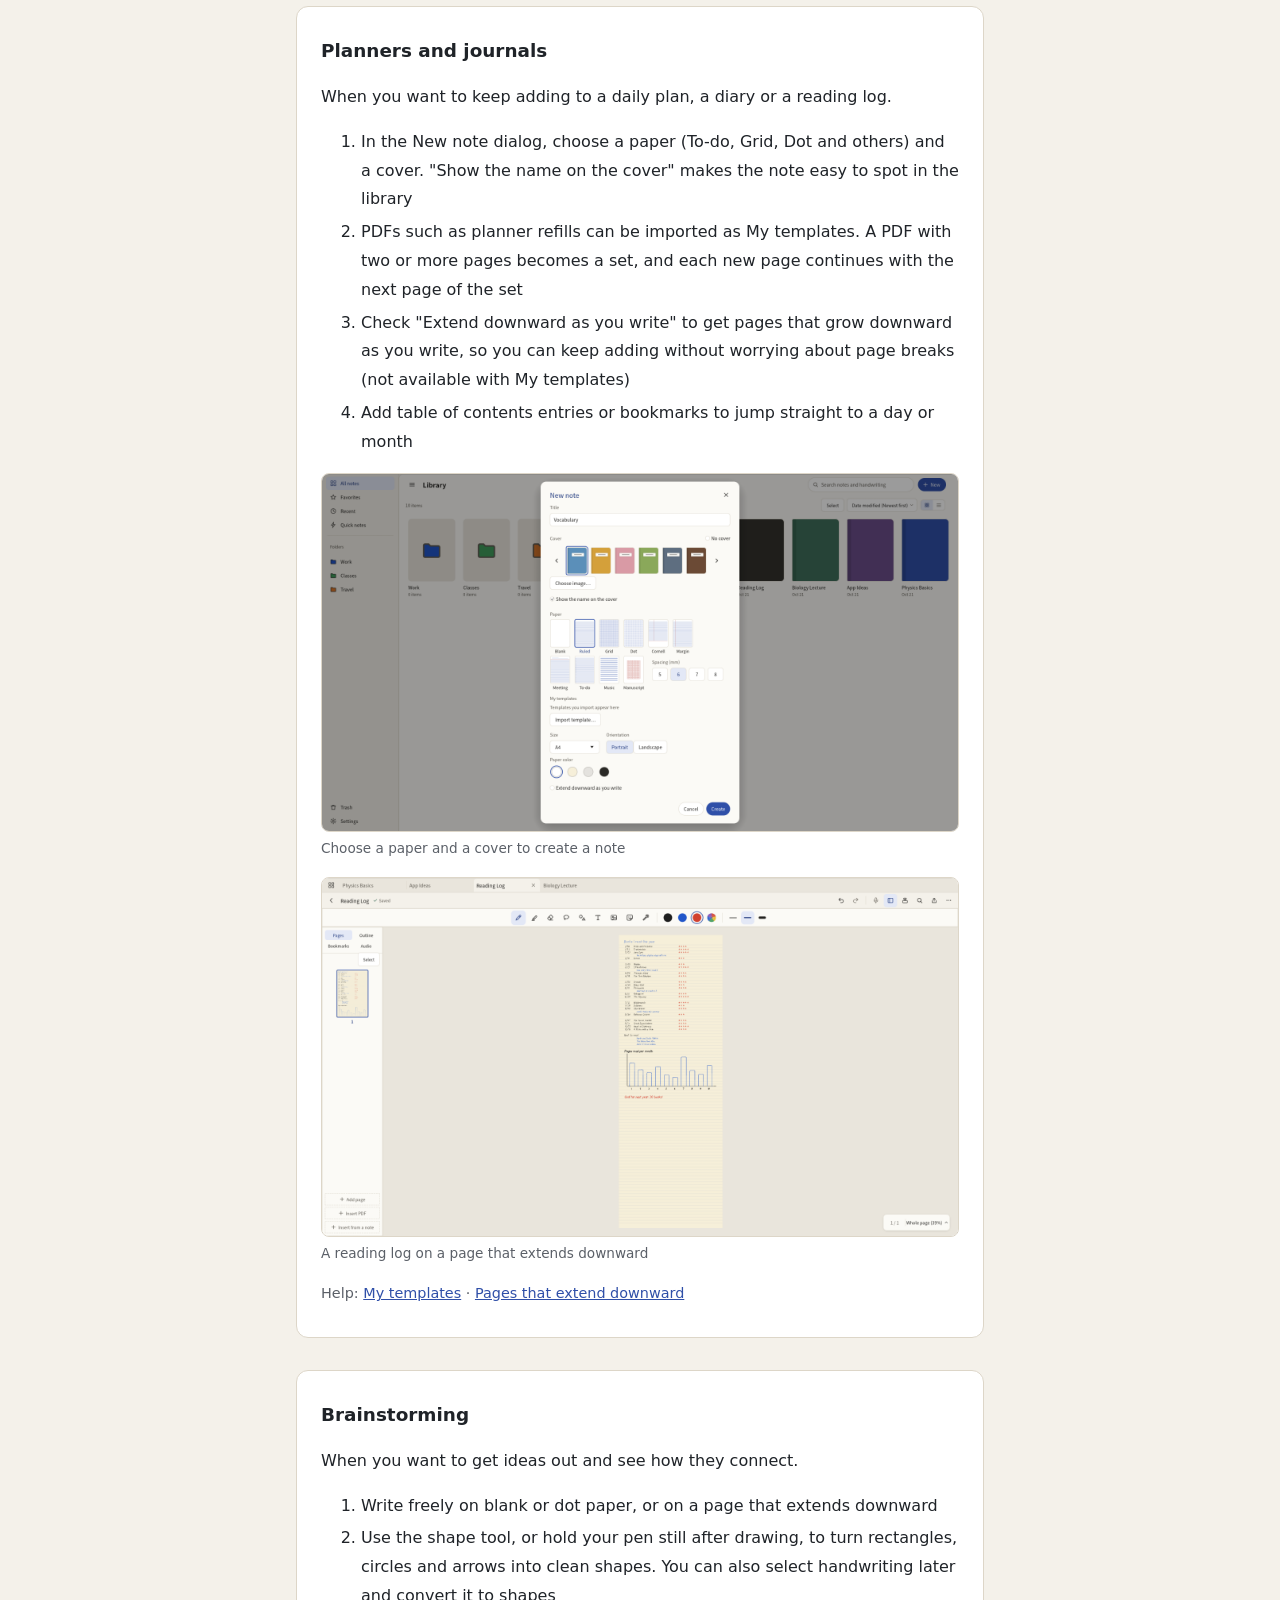
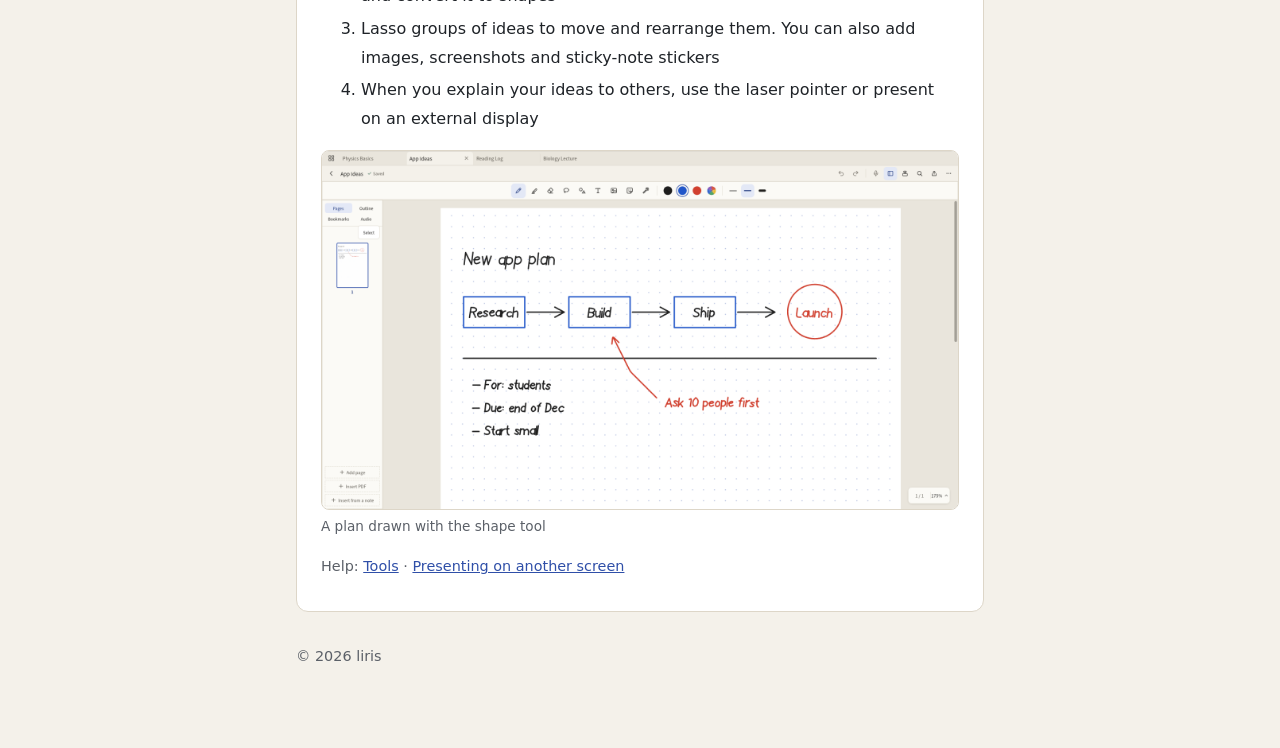
<file: use-cases.html>
<!doctype html>
<html lang="ja" data-bilingual data-title-ja="Jotteo 使い方の事例" data-title-en="Ways to use Jotteo">
<head>
<meta charset="utf-8">
<meta name="viewport" content="width=device-width, initial-scale=1">
<title>Jotteo 使い方の事例 / Ways to use Jotteo</title>
<link rel="stylesheet" href="style.css?v=ff09af2d">
<link rel="icon" href="icon.png">
<script src="lang.js?v=e5487996"></script>
</head>
<body>
<main class="use-cases">
<header class="site">
<a class="brand" href="index.html"><img src="icon.png" alt="" width="36" height="36">Jotteo</a>
<nav class="pages" aria-label="Jotteo"><a href="use-cases.html" data-l="ja" aria-current="page">使い方の事例</a><a href="use-cases.html" data-l="en" lang="en" aria-current="page">Ways to use</a><a href="help.html" data-l="ja">ヘルプ</a><a href="help-en.html" data-l="en" lang="en">Help</a><a href="index.html#ja" data-l="ja">サポート</a><a href="index.html#en" data-l="en" lang="en">Support</a><a href="privacy.html" data-l="ja">プライバシーポリシー</a><a href="privacy.html" data-l="en" lang="en">Privacy Policy</a></nav>
<div class="lang"><a href="#en" data-switch-lang="en" data-l="ja" lang="en" hreflang="en"><svg viewBox="0 0 24 24" fill="none" stroke="currentColor" stroke-width="1.8" aria-hidden="true"><circle cx="12" cy="12" r="9"/><path d="M3 12h18M12 3c2.5 2.7 2.5 15.3 0 18M12 3c-2.5 2.7-2.5 15.3 0 18"/></svg>English</a><a href="#ja" data-switch-lang="ja" data-l="en" lang="ja" hreflang="ja"><svg viewBox="0 0 24 24" fill="none" stroke="currentColor" stroke-width="1.8" aria-hidden="true"><circle cx="12" cy="12" r="9"/><path d="M3 12h18M12 3c2.5 2.7 2.5 15.3 0 18M12 3c-2.5 2.7-2.5 15.3 0 18"/></svg>日本語</a></div>
</header>

<div id="ja" lang="ja" data-l="ja">
<h1>使い方の事例</h1>
<p>場面ごとに、Jotteo の使い方を紹介します。それぞれの機能のくわしい説明は<a href="help.html">ヘルプ</a>にあります。</p>
<nav class="toc" aria-label="目次">
<ol>
<li><a href="#ja-lecture">講義・授業のノート</a></li>
<li><a href="#ja-pdf">PDF の資料・論文への書き込み</a></li>
<li><a href="#ja-meeting">会議・打ち合わせのメモ</a></li>
<li><a href="#ja-journal">計画帳・日記</a></li>
<li><a href="#ja-ideas">アイデア出し</a></li>
</ol>
</nav>

<section id="ja-lecture">
<h2>講義・授業のノート</h2>
<p>講義の内容を書き留めながら、先生の説明も残しておきたいときに。</p>
<ol>
<li>新規ノートで「罫線」や「コーネル」の用紙を選び、科目ごとにノートを作ります。フォルダ（色分けできます）にまとめておくと、後で探しやすくなります</li>
<li>講義が始まったら、ヘッダーのマイクのボタンで録音を始めて、そのまま書きます。ページを移っても、録音は続きます</li>
<li>復習のときは、聞き直したい線を右クリック（長押し）して「ここから再生」。その線を書いていたときの説明から再生します</li>
<li>再生している間は、再生位置より後に書いたものが薄く出るので、どこまで進んだかがひと目でわかります</li>
</ol>
<figure><img src="images/cases/ja-lecture.webp" width="1600" height="900" alt="罫線のページに書いた光合成の講義のノート。下に録音の再生バーがあり、再生位置より後に書いた行と図が薄く出ている" loading="lazy">
<figcaption>録音を再生しているところ。まだ書いていない所は薄く出る</figcaption></figure>
<p class="more">ヘルプ: <a href="help.html#audio">録音と再生</a></p>
</section>

<section id="ja-pdf">
<h2>PDF の資料・論文への書き込み</h2>
<p>配られた資料や、読みたい論文に直接書き込みたいときに。</p>
<ol>
<li>「新規」→「PDF・画像を読み込む」（<kbd>Ctrl</kbd>+<kbd>O</kbd>）で PDF を選ぶか、ライブラリにドラッグ＆ドロップします。Microsoft Office が入った PC なら、Word・PowerPoint の文書もそのまま読み込めます</li>
<li>ペンで余白に書き込み、大事な所に蛍光ペンを引きます。蛍光ペンは PDF の文字の行に合わせられます</li>
<li>PDF の文字は検索・コピーでき、しおり（ノートの目次に入ります）やリンクで、見たいページへすぐ移れます</li>
<li>書き込んだものは「書き出し」で PDF にして、提出・共有できます。書き込みを PDF の注釈として出すこともできます</li>
</ol>
<figure><img src="images/cases/ja-pdf.webp" width="1600" height="900" alt="読み込んだ PDF の資料のページ。本文に赤の下線と丸、蛍光ペン、余白に青の手書きのメモがある" loading="lazy">
<figcaption>PDF の資料に書き込んだところ</figcaption></figure>
<p class="more">ヘルプ: <a href="help.html#pdf">PDF・画像・Office 文書の読み込みと書き出し</a> ・ <a href="help.html#office">Word・PowerPoint の文書を読み込む</a></p>
</section>

<section id="ja-meeting">
<h2>会議・打ち合わせのメモ</h2>
<p>打ち合わせが始まってすぐに、メモを取り始めたいときに。</p>
<ol>
<li>クイックノート（<kbd>Ctrl</kbd>+<kbd>Shift</kbd>+<kbd>N</kbd>、ペンのトップボタン）なら、用紙を選ばずにすぐ書き始められます。決まった形で書くなら、「会議メモ」や「ToDo」の用紙のノートを作ります</li>
<li>聞き逃したくない話は、録音しながら書きます（録音するときは、参加する人に伝えてからにしましょう）</li>
<li>決まったことは、投げ縄で囲んで色を変えたり、手書きをテキストに変換したりして整えます</li>
<li>「書き出し」で PDF にするか、「共有…」でメール・Teams などに渡して、参加した人に送ります</li>
</ol>
<figure><img src="images/cases/ja-meeting.webp" width="1600" height="900" alt="会議メモの用紙のページ。日付と参加者の欄、議題・決まったこと・次にやることの手書きのメモと、公開までの日程の線" loading="lazy">
<figcaption>「会議メモ」の用紙に書いたところ</figcaption></figure>
<p class="more">ヘルプ: <a href="help.html#library">ノートとフォルダの整理</a>（クイックノート） ・ <a href="help.html#search">検索と文字の認識</a> ・ <a href="help.html#pdf">PDF・画像・Office 文書の読み込みと書き出し</a></p>
</section>

<section id="ja-journal">
<h2>計画帳・日記</h2>
<p>毎日の予定や日記、読書の記録などを、続けて書き足していきたいときに。</p>
<ol>
<li>新規ノートで、用紙（ToDo・方眼・ドット など）と表紙を選びます。「表紙に名前を入れる」で、ライブラリで見分けやすくなります</li>
<li>手帳のリフィルなどの PDF は、「自分のテンプレート」として読み込めます。2 ページ以上の PDF はセットになり、ページを足すたびにセットの次のページが続きます</li>
<li>「縦に伸ばす」を入れると、書くほど下へ伸びるページになり、ページの区切りを気にせず書き足せます（自分のテンプレートでは使えません）</li>
<li>目次やしおりを付けておくと、見たい日や月へすぐ移れます</li>
</ol>
<figure><img src="images/cases/ja-templates.webp" width="1600" height="900" alt="新規ノートのダイアログ。表紙、用紙（無地・罫線・方眼・ドット・コーネル・左余白・会議メモ・ToDo・五線譜・原稿用紙）、自分のテンプレート、縦に伸ばす" loading="lazy">
<figcaption>用紙と表紙を選んでノートを作る</figcaption></figure>
<figure><img src="images/cases/ja-journal.webp" width="1600" height="900" alt="縦に伸びるページに書いた読書記録。日付・本の名前・星の数の一覧と、月ごとのグラフ" loading="lazy">
<figcaption>縦に伸びるページに書き足した読書記録</figcaption></figure>
<p class="more">ヘルプ: <a href="help.html#templates">自分のテンプレート</a> ・ <a href="help.html#vertical-pages">縦に伸びるページ</a></p>
</section>

<section id="ja-ideas">
<h2>アイデア出し</h2>
<p>考えを書き出して、つながりを整理したいときに。</p>
<ol>
<li>無地やドットの用紙、縦に伸びるページで、思いつくままに書きます</li>
<li>図形ツールを使うか、書いたあとにペンを止めると、四角・円・矢印がきれいな形になります。書いた手書きを、あとから選んで図形に変えることもできます</li>
<li>投げ縄で囲んで動かし、まとまりを並べ替えます。画像やスクリーンショット、ふせんのステッカーも貼れます</li>
<li>人に説明するときは、レーザーポインターや、外部ディスプレイへのプレゼン表示が使えます</li>
</ol>
<figure><img src="images/cases/ja-ideas.webp" width="1600" height="900" alt="ドットの用紙に描いた企画の図。四角で囲んだ 3 つの段階を矢印でつなぎ、最後に赤い丸で「公開」" loading="lazy">
<figcaption>図形ツールで描いた企画の流れ</figcaption></figure>
<p class="more">ヘルプ: <a href="help.html#tools">ツール</a> ・ <a href="help.html#presentation">プレゼン表示</a></p>
</section>
</div>

<div id="en" lang="en" data-l="en">
<h1>Ways to use Jotteo</h1>
<p>Here are some ways to use Jotteo, by situation. For details on each feature, see the <a href="help-en.html">Help</a>.</p>
<nav class="toc" aria-label="Contents">
<ol>
<li><a href="#en-lecture">Lecture and class notes</a></li>
<li><a href="#en-pdf">Annotating handouts and papers</a></li>
<li><a href="#en-meeting">Meeting notes</a></li>
<li><a href="#en-journal">Planners and journals</a></li>
<li><a href="#en-ideas">Brainstorming</a></li>
</ol>
</nav>

<section id="en-lecture">
<h2>Lecture and class notes</h2>
<p>When you want to take notes and also keep what the lecturer said.</p>
<ol>
<li>Create a note for each subject with Ruled or Cornell paper. Keeping them in a folder (folders can be color-coded) makes them easy to find later</li>
<li>When the lecture starts, press the microphone button in the header to start recording, and just write. Recording continues when you move to another page</li>
<li>When you review, right-click (or press and hold) the stroke you want to hear again and choose Play from here. Playback starts from the moment you wrote it</li>
<li>During playback, what you wrote after the playback position is shown faded, so you can see at a glance how far along you are</li>
</ol>
<figure><img src="images/cases/en-lecture.webp" width="1600" height="900" alt="Lecture notes on photosynthesis on ruled paper, with the playback bar of a recording at the bottom and the Audio tab on the left" loading="lazy">
<figcaption>Playing a recording made during the lecture</figcaption></figure>
<p class="more">Help: <a href="help-en.html#audio">Recording and playback</a></p>
</section>

<section id="en-pdf">
<h2>Annotating handouts and papers</h2>
<p>When you want to write right on a handout or a paper you are reading.</p>
<ol>
<li>Choose New &gt; Import PDF or image (<kbd>Ctrl</kbd>+<kbd>O</kbd>) and pick a PDF, or drag it onto the library. On a PC with Microsoft Office, Word and PowerPoint documents can be imported too</li>
<li>Write in the margins with the pen and highlight what matters. The highlighter can snap to the lines of text in the PDF</li>
<li>Search and copy the text in the PDF, and jump to pages with its bookmarks (they become the note&#39;s table of contents) and links</li>
<li>Use Export to save your annotated copy as a PDF to hand in or share. You can also export your writing as PDF annotations</li>
</ol>
<figure><img src="images/cases/en-pdf.webp" width="1600" height="900" alt="A page of an imported PDF handout with red underlines and circles, highlights and blue handwritten notes in the margin" loading="lazy">
<figcaption>Notes written on a PDF handout</figcaption></figure>
<p class="more">Help: <a href="help-en.html#pdf">Importing and exporting PDFs, images and Office documents</a> · <a href="help-en.html#office">Import Word and PowerPoint documents</a></p>
</section>

<section id="en-meeting">
<h2>Meeting notes</h2>
<p>When you want to start taking notes the moment a meeting begins.</p>
<ol>
<li>A quick note (<kbd>Ctrl</kbd>+<kbd>Shift</kbd>+<kbd>N</kbd>, or the pen&#39;s top button) lets you start writing without choosing a paper. For a fixed layout, create a note with Meeting or To-do paper</li>
<li>For things you don&#39;t want to miss, record as you write (let everyone in the meeting know before you record)</li>
<li>Tidy up the decisions: lasso them to change their color, or convert the handwriting to text</li>
<li>Export the note as a PDF, or use Share… to send it by email, Teams and so on to the people who attended</li>
</ol>
<figure><img src="images/cases/en-meeting.webp" width="1600" height="900" alt="A page of Meeting paper with date and attendee fields, handwritten notes on the agenda, decisions and next steps, and a timeline to the launch" loading="lazy">
<figcaption>Notes on Meeting paper</figcaption></figure>
<p class="more">Help: <a href="help-en.html#library">Organizing notes and folders</a> (quick notes) · <a href="help-en.html#search">Search and text recognition</a> · <a href="help-en.html#pdf">Importing and exporting PDFs, images and Office documents</a></p>
</section>

<section id="en-journal">
<h2>Planners and journals</h2>
<p>When you want to keep adding to a daily plan, a diary or a reading log.</p>
<ol>
<li>In the New note dialog, choose a paper (To-do, Grid, Dot and others) and a cover. "Show the name on the cover" makes the note easy to spot in the library</li>
<li>PDFs such as planner refills can be imported as My templates. A PDF with two or more pages becomes a set, and each new page continues with the next page of the set</li>
<li>Check "Extend downward as you write" to get pages that grow downward as you write, so you can keep adding without worrying about page breaks (not available with My templates)</li>
<li>Add table of contents entries or bookmarks to jump straight to a day or month</li>
</ol>
<figure><img src="images/cases/en-templates.webp" width="1600" height="900" alt="The New note dialog: covers, papers (Blank, Ruled, Grid, Dot, Cornell, Margin, Meeting, To-do, Music, Manuscript), My templates and Extend downward as you write" loading="lazy">
<figcaption>Choose a paper and a cover to create a note</figcaption></figure>
<figure><img src="images/cases/en-journal.webp" width="1600" height="900" alt="A reading log on a page that extends downward: a list of dates, book titles and star ratings, and a monthly chart" loading="lazy">
<figcaption>A reading log on a page that extends downward</figcaption></figure>
<p class="more">Help: <a href="help-en.html#templates">My templates</a> · <a href="help-en.html#vertical-pages">Pages that extend downward</a></p>
</section>

<section id="en-ideas">
<h2>Brainstorming</h2>
<p>When you want to get ideas out and see how they connect.</p>
<ol>
<li>Write freely on blank or dot paper, or on a page that extends downward</li>
<li>Use the shape tool, or hold your pen still after drawing, to turn rectangles, circles and arrows into clean shapes. You can also select handwriting later and convert it to shapes</li>
<li>Lasso groups of ideas to move and rearrange them. You can also add images, screenshots and sticky-note stickers</li>
<li>When you explain your ideas to others, use the laser pointer or present on an external display</li>
</ol>
<figure><img src="images/cases/en-ideas.webp" width="1600" height="900" alt="A plan drawn on dot paper: three steps in rectangles joined by arrows, ending in a red circle" loading="lazy">
<figcaption>A plan drawn with the shape tool</figcaption></figure>
<p class="more">Help: <a href="help-en.html#tools">Tools</a> · <a href="help-en.html#presentation">Presenting on another screen</a></p>
</section>
</div>

<p class="muted">© 2026 liris</p>
</main>
</body>
</html>
</file>
<file: style.css>
/* Paper & Ink（アプリと同じ色）。原本は非公開リポジトリにある。ここは直接編集しない */
:root {
  --paper: #F4F1EA;
  --surface: #FFFFFF;
  --ink: #2F4FA8;
  --text: #1F2328;
  --muted: #5B6068;
  --line: #DDD6C8;
}
@media (prefers-color-scheme: dark) {
  :root {
    --paper: #1E1F22;
    --surface: #2A2B2F;
    --ink: #8FA8F0;
    --text: #E8E6E1;
    --muted: #A8A6A0;
    --line: #3A3B40;
  }
}
* { box-sizing: border-box; }
body {
  margin: 0;
  background: var(--paper);
  color: var(--text);
  font-family: "Noto Sans JP", "Yu Gothic UI", "Segoe UI", system-ui, sans-serif;
  line-height: 1.8;
}
main { max-width: 720px; margin: 0 auto; padding: 32px 16px 64px; }
/* 上の帯: ロゴ・ページの切り替え・言語の切り替え */
.site { display: flex; flex-wrap: wrap; align-items: center; gap: 8px 24px; padding-bottom: 12px; margin-bottom: 24px; border-bottom: 1px solid var(--line); }
.brand { display: flex; align-items: center; gap: 10px; color: var(--text); text-decoration: none; font-size: 1.3rem; font-weight: 700; }
.brand img { width: 36px; height: 36px; }
.pages { display: flex; flex-wrap: wrap; gap: 4px; }
.pages a { padding: 4px 10px; border-radius: 8px; color: var(--muted); text-decoration: none; font-size: 0.95rem; }
.pages a:hover { color: var(--ink); background: var(--surface); }
.pages a[aria-current="page"] { color: var(--ink); background: var(--surface); font-weight: 700; box-shadow: inset 0 -2px 0 var(--ink); }
.lang { margin-left: auto; display: flex; gap: 8px; }
.lang a { display: inline-flex; align-items: center; gap: 6px; padding: 4px 12px; border: 1px solid var(--line); border-radius: 999px; background: var(--surface); color: var(--text); text-decoration: none; font-size: 0.9rem; }
.lang a:hover { border-color: var(--ink); color: var(--ink); }
.lang svg { width: 16px; height: 16px; }
/* 日英を 1 ページに持つページ: 選んだ言語の分だけ出す（スクリプトが動かないときは両方を出す） */
html[data-lang="ja"] [data-l="en"], html[data-lang="en"] [data-l="ja"] { display: none !important; }
a { color: var(--ink); }
h1 { font-size: 1.6rem; line-height: 1.4; }
h2 { font-size: 1.15rem; margin-top: 2em; }
section { background: var(--surface); border: 1px solid var(--line); border-radius: 12px; padding: 8px 24px 16px; margin-bottom: 32px; }
.muted { color: var(--muted); font-size: 0.9rem; }
/* ヘルプ（help.html・help-en.html） */
section > h2:first-child { margin-top: 1em; }
h3 { font-size: 1rem; margin: 1.6em 0 0.4em; }
.toc { background: var(--surface); border: 1px solid var(--line); border-radius: 12px; padding: 8px 24px; margin-bottom: 32px; font-size: 0.95rem; }
.toc ol { margin: 0; padding-left: 1.4em; }
figure { margin: 16px 0; }
figure img { display: block; max-width: 100%; height: auto; border: 1px solid var(--line); border-radius: 8px; }
figcaption { color: var(--muted); font-size: 0.85rem; margin-top: 4px; }
table { border-collapse: collapse; width: 100%; font-size: 0.95rem; }
th, td { text-align: left; vertical-align: top; padding: 6px 8px; border-bottom: 1px solid var(--line); }
th { color: var(--muted); font-weight: 500; }
table.keys td:last-child { white-space: nowrap; }
kbd { font-family: ui-monospace, Consolas, monospace; font-size: 0.85em; background: var(--paper); border: 1px solid var(--line); border-radius: 4px; padding: 1px 5px; }
/* 製品のページ（index.html） */
main.wide { max-width: 960px; }
.hero { margin-bottom: 40px; }
.eyebrow { margin: 0; color: var(--ink); font-weight: 700; font-size: 0.95rem; }
.hero h1 { font-size: 2.1rem; line-height: 1.35; margin: 8px 0 12px; }
.lead { font-size: 1.1rem; max-width: 40em; }
.maker { color: var(--muted); max-width: 40em; margin-top: -4px; }
.store { margin: 20px 0 28px; }
.store a { display: inline-block; border-radius: 6px; }
.store img { display: block; width: 176px; height: 48px; }
.store img.appstore { width: auto; }
.store a + a { margin-left: 12px; }
.shot { margin: 0; }
.shot img { display: block; width: 100%; height: auto; border: 1px solid var(--line); border-radius: 12px; box-shadow: 0 8px 28px rgba(31, 35, 40, 0.12); }
.cards { display: grid; grid-template-columns: repeat(auto-fill, minmax(260px, 1fr)); gap: 16px; margin-bottom: 40px; }
.card { background: var(--surface); border: 1px solid var(--line); border-radius: 12px; padding: 16px 20px; }
.card h3 { margin: 0 0 6px; color: var(--ink); }
.card p { margin: 0; font-size: 0.95rem; }
.cases { list-style: none; padding: 0; margin: 0 0 16px; display: grid; grid-template-columns: repeat(auto-fill, minmax(260px, 1fr)); gap: 12px; }
.cases a { display: block; height: 100%; background: var(--surface); border: 1px solid var(--line); border-radius: 12px; padding: 14px 20px; color: var(--text); text-decoration: none; }
.cases a:hover { border-color: var(--ink); }
.cases strong { display: block; color: var(--ink); }
.cases span { display: block; color: var(--muted); font-size: 0.9rem; }
.support { margin-top: 48px; }
/* 使い方の事例（use-cases.html） */
main.use-cases section > ol li { margin-bottom: 4px; }
.more { color: var(--muted); font-size: 0.9rem; }
@media (max-width: 600px) {
  .pages { order: 3; width: 100%; }
  .hero h1 { font-size: 1.7rem; }
}
@media (max-width: 480px) {
  section, .toc { padding-left: 16px; padding-right: 16px; }
  table.keys td:last-child { white-space: normal; }
}
</file>
